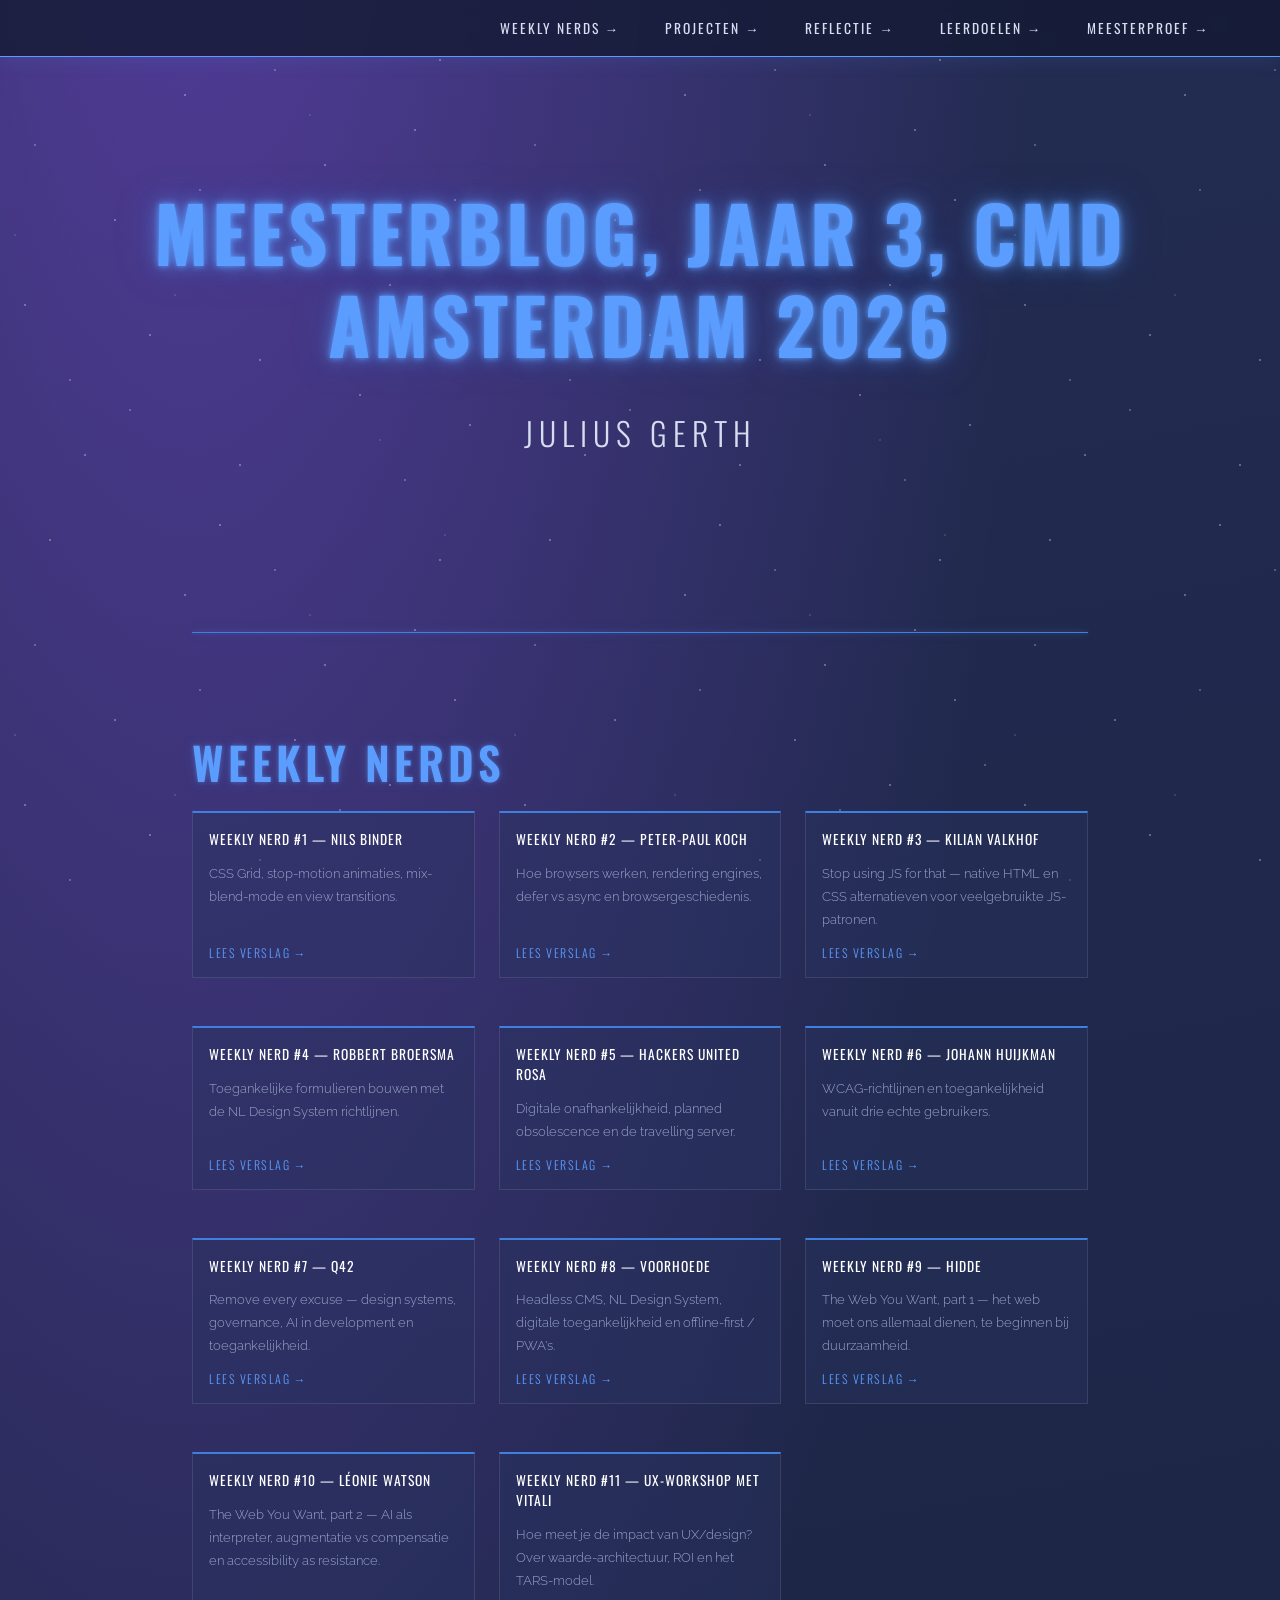
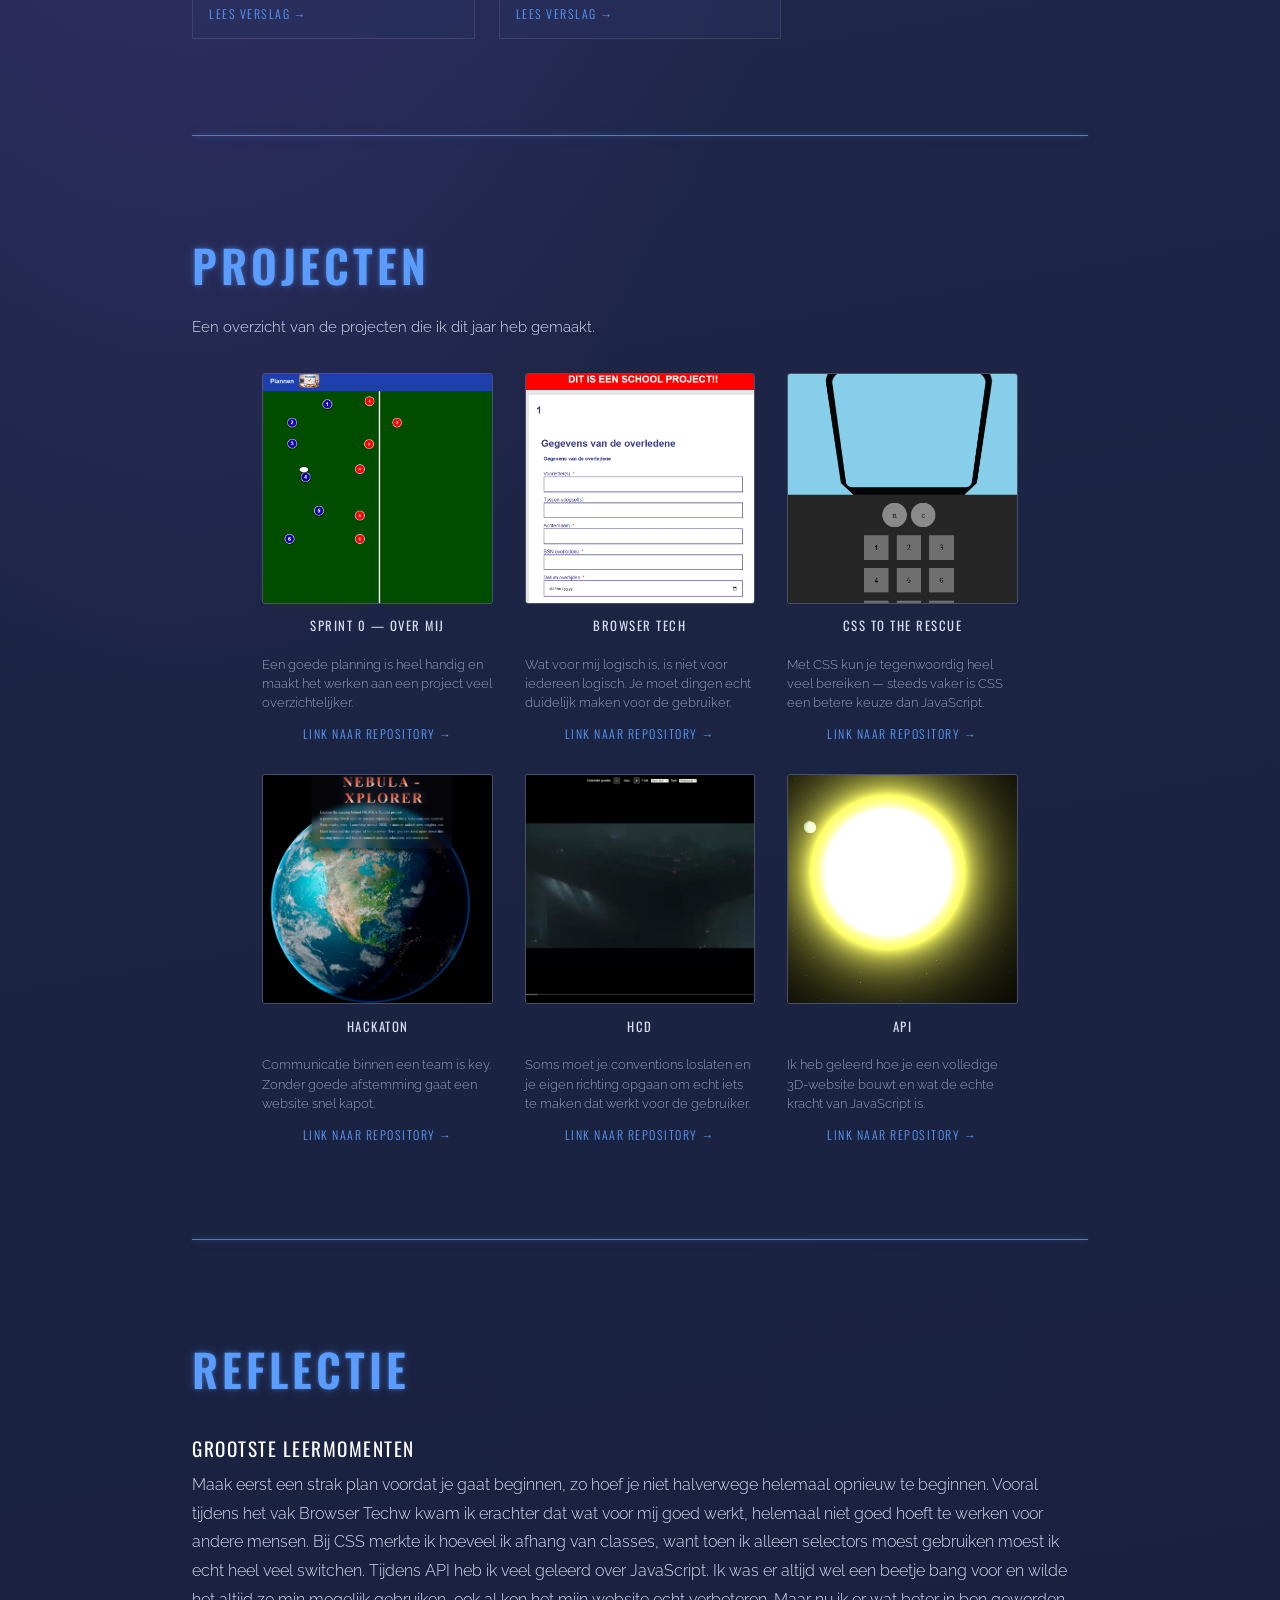
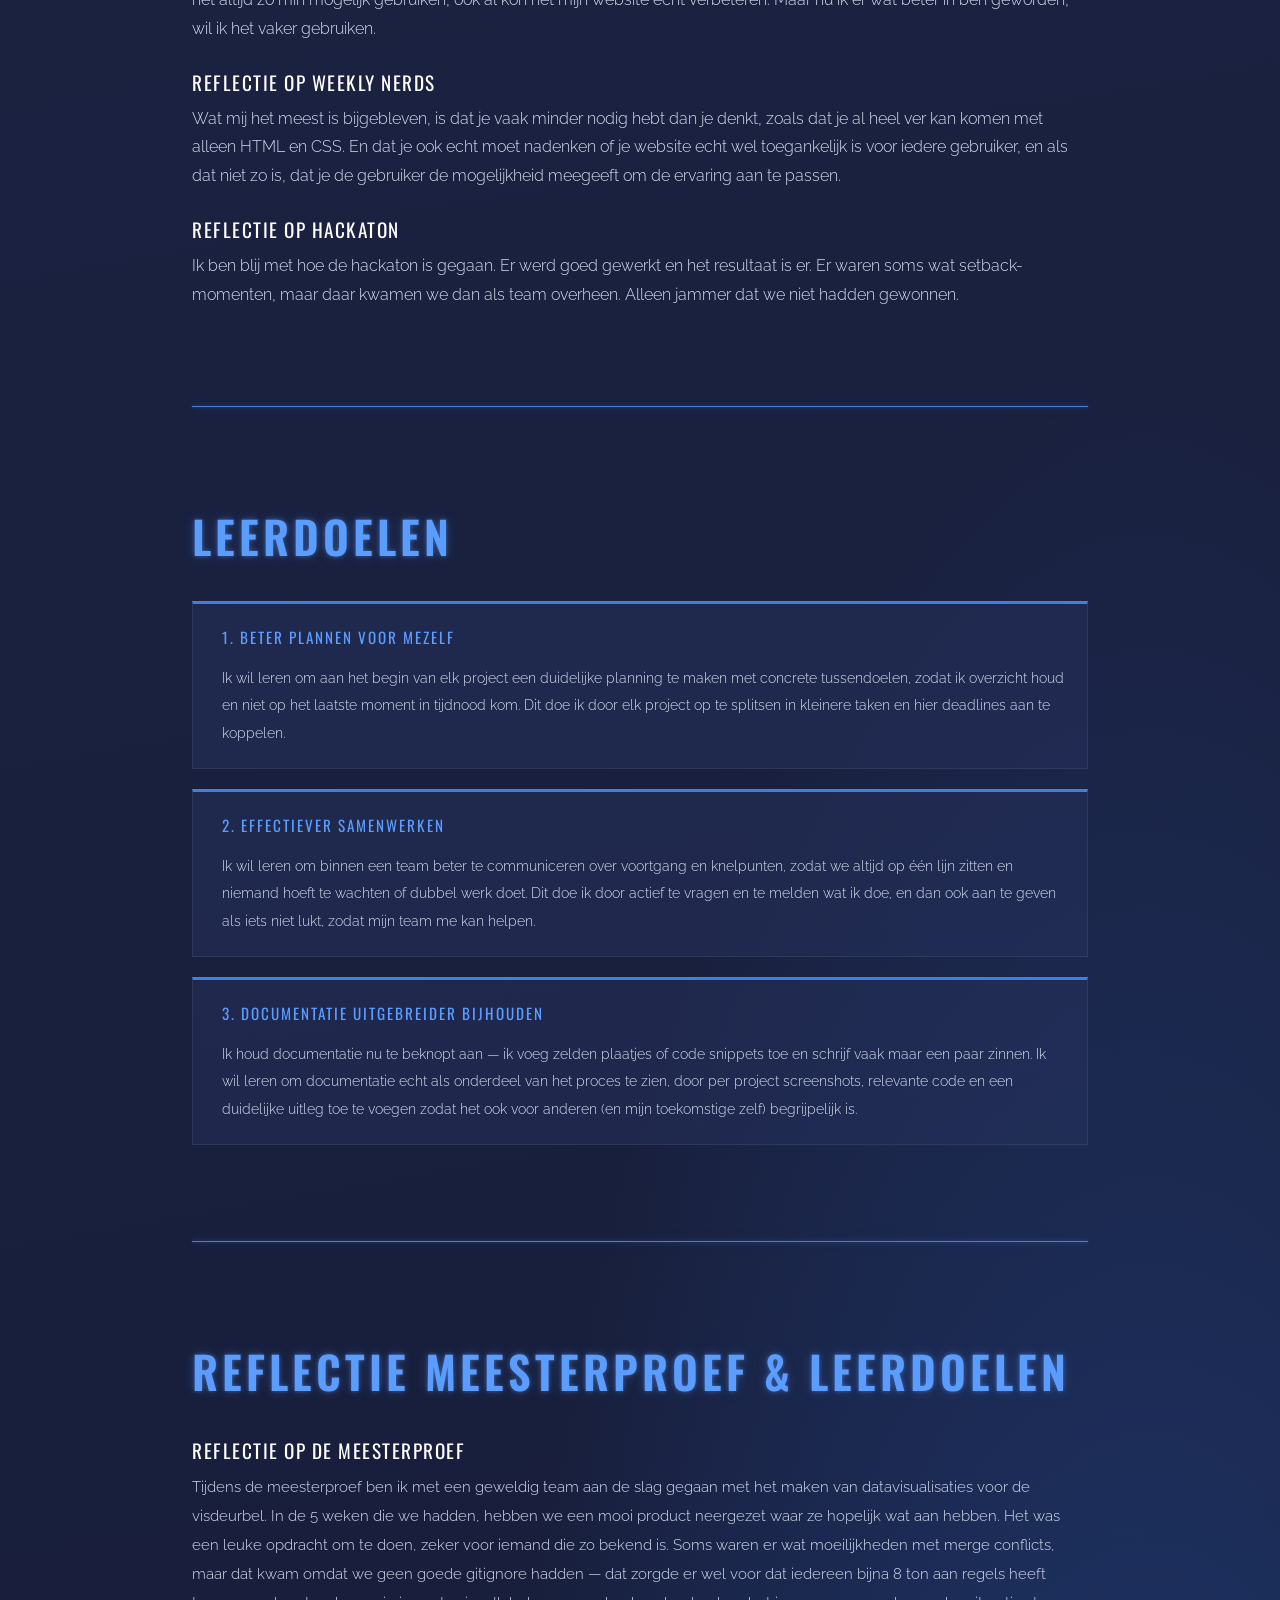
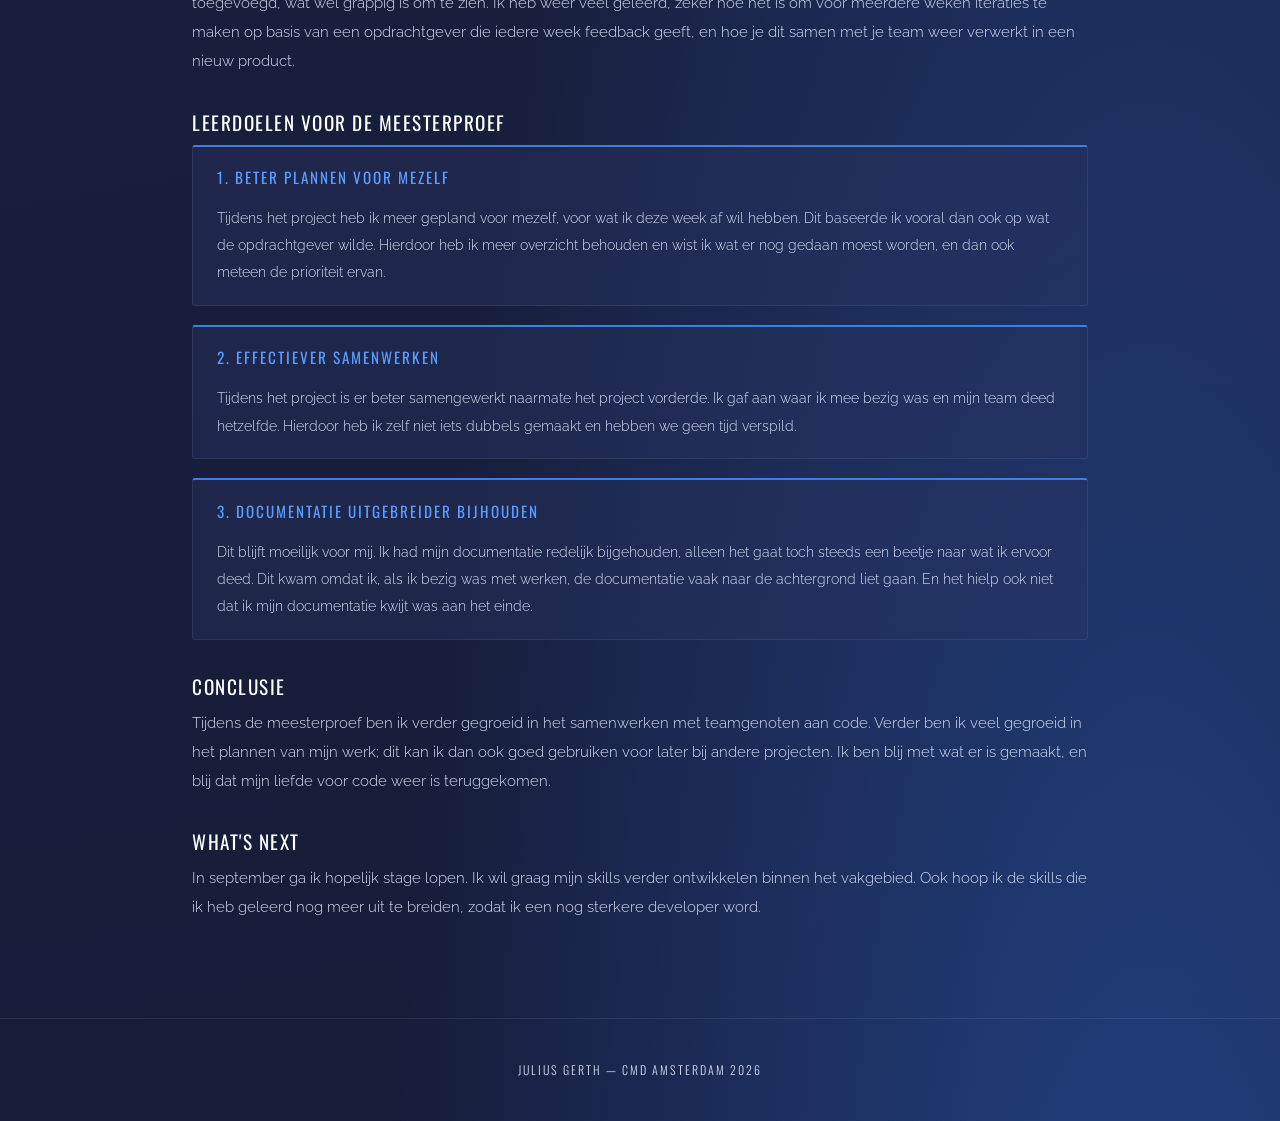
<file: index.html>
<!doctype html>
<html lang="nl">
  <head>
    <meta charset="UTF-8" />
    <meta name="viewport" content="width=device-width, initial-scale=1.0" />
    <title>Meesterblog — Julius Gerth</title>
    <link
      rel="icon"
      type="image/svg+xml"
      href="images/rugby-football-svgrepo-com.svg"
    />
    <link rel="stylesheet" href="style.css" />
  </head>
  <body>
    <nav>
      <ul>
        <li><a href="#weekly-nerds">Weekly Nerds →</a></li>
        <li><a href="#projecten">Projecten →</a></li>
        <li><a href="#reflectie">Reflectie →</a></li>
        <li><a href="#leerdoelen">Leerdoelen →</a></li>
        <li><a href="#meesterproef">Meesterproef →</a></li>
      </ul>
    </nav>

    <header>
      <h1>Meesterblog, Jaar 3, CMD Amsterdam 2026</h1>
      <h2>Julius Gerth</h2>
    </header>

    <main>
      <hr />

      <section id="weekly-nerds">
        <h2>Weekly Nerds</h2>

        <ul class="cards">
          <li class="card">
            <article>
              <h3>Weekly Nerd #1 — Nils Binder</h3>
              <p>
                CSS Grid, stop-motion animaties, mix-blend-mode en view
                transitions.
              </p>
              <a href="weekly-nerds/nils-binder.html">Lees verslag →</a>
            </article>
          </li>
          <li class="card">
            <article>
              <h3>Weekly Nerd #2 — Peter-Paul Koch</h3>
              <p>
                Hoe browsers werken, rendering engines, defer vs async en
                browsergeschiedenis.
              </p>
              <a href="weekly-nerds/peter-paul-koch.html">Lees verslag →</a>
            </article>
          </li>
          <li class="card">
            <article>
              <h3>Weekly Nerd #3 — Kilian Valkhof</h3>
              <p>
                Stop using JS for that — native HTML en CSS alternatieven voor
                veelgebruikte JS-patronen.
              </p>
              <a href="weekly-nerds/kilian-valkhof.html">Lees verslag →</a>
            </article>
          </li>
          <li class="card">
            <article>
              <h3>Weekly Nerd #4 — Robbert Broersma</h3>
              <p>
                Toegankelijke formulieren bouwen met de NL Design System
                richtlijnen.
              </p>
              <a href="weekly-nerds/robbert-broersma.html">Lees verslag →</a>
            </article>
          </li>
          <li class="card">
            <article>
              <h3>Weekly Nerd #5 — Hackers United Rosa</h3>
              <p>
                Digitale onafhankelijkheid, planned obsolescence en de
                travelling server.
              </p>
              <a href="weekly-nerds/hackers-united-rosa.html">Lees verslag →</a>
            </article>
          </li>
          <li class="card">
            <article>
              <h3>Weekly Nerd #6 — Johann Huijkman</h3>
              <p>
                WCAG-richtlijnen en toegankelijkheid vanuit drie echte
                gebruikers.
              </p>
              <a href="weekly-nerds/johann-huijkman.html">Lees verslag →</a>
            </article>
          </li>
          <li class="card">
            <article>
              <h3>Weekly Nerd #7 — Q42</h3>
              <p>
                Remove every excuse — design systems, governance, AI in
                development en toegankelijkheid.
              </p>
              <a href="weekly-nerds/q42.html">Lees verslag →</a>
            </article>
          </li>
          <li class="card">
            <article>
              <h3>Weekly Nerd #8 — Voorhoede</h3>
              <p>
                Headless CMS, NL Design System, digitale toegankelijkheid en
                offline-first / PWA's.
              </p>
              <a href="weekly-nerds/voorhoede.html">Lees verslag →</a>
            </article>
          </li>
          <li class="card">
            <article>
              <h3>Weekly Nerd #9 — Hidde</h3>
              <p>
                The Web You Want, part 1 — het web moet ons allemaal dienen, te
                beginnen bij duurzaamheid.
              </p>
              <a href="weekly-nerds/hidde.html">Lees verslag →</a>
            </article>
          </li>
          <li class="card">
            <article>
              <h3>Weekly Nerd #10 — Léonie Watson</h3>
              <p>
                The Web You Want, part 2 — AI als interpreter, augmentatie vs
                compensatie en accessibility as resistance.
              </p>
              <a href="weekly-nerds/leonie-watson.html">Lees verslag →</a>
            </article>
          </li>
          <li class="card">
            <article>
              <h3>Weekly Nerd #11 — UX-workshop met Vitali</h3>
              <p>
                Hoe meet je de impact van UX/design? Over waarde-architectuur,
                ROI en het TARS-model.
              </p>
              <a href="weekly-nerds/vitali-ux-workshop.html">Lees verslag →</a>
            </article>
          </li>
        </ul>
      </section>

      <hr />

      <section id="projecten">
        <h2>Projecten</h2>
        <p>Een overzicht van de projecten die ik dit jaar heb gemaakt.</p>

        <ul class="project-grid">
          <li class="project-card">
            <img
              src="images/projecten/sprint0.png"
              alt="Sprint 0 — Website over mij"
              class="popover-trigger"
              data-type="desktop"
              data-url="https://juliusgerth.github.io/website-over-mij/"
            />
            <h3>Sprint 0 — Over mij</h3>
            <p class="reflectie">
              Een goede planning is heel handig en maakt het werken aan een
              project veel overzichtelijker.
            </p>
            <a
              class="repo-link"
              href="https://github.com/JuliusGerth/website-over-mij"
              >Link naar repository →</a
            >
          </li>
          <li class="project-card">
            <img
              src="images/projecten/bt.png"
              alt="Browser Tech"
              class="popover-trigger"
              data-type="desktop"
              data-url="https://juliusgerth.github.io/Browser-Technology/"
            />
            <h3>Browser Tech</h3>
            <p class="reflectie">
              Wat voor mij logisch is, is niet voor iedereen logisch. Je moet
              dingen echt duidelijk maken voor de gebruiker.
            </p>
            <a
              class="repo-link"
              href="https://github.com/JuliusGerth/Browser-Technology"
              >Link naar repository →</a
            >
          </li>
          <li class="project-card">
            <img
              src="images/projecten/css.png"
              alt="CSS to the Rescue"
              class="popover-trigger"
              data-type="desktop"
              data-url="https://juliusgerth.github.io/CSS-to-the-rescue/"
            />
            <h3>CSS to the Rescue</h3>
            <p class="reflectie">
              Met CSS kun je tegenwoordig heel veel bereiken — steeds vaker is
              CSS een betere keuze dan JavaScript.
            </p>
            <a
              class="repo-link"
              href="https://github.com/JuliusGerth/CSS-to-the-rescue"
              >Link naar repository →</a
            >
          </li>
          <li class="project-card">
            <img
              src="images/projecten/hackaton.png"
              alt="Hackaton"
              class="popover-trigger"
              data-type="desktop"
              data-url="https://sennahoving.github.io/Hackathon/"
            />
            <h3>Hackaton</h3>
            <p class="reflectie">
              Communicatie binnen een team is key. Zonder goede afstemming gaat
              een website snel kapot.
            </p>
            <a class="repo-link" href="https://github.com/sennahoving/Hackathon"
              >Link naar repository →</a
            >
          </li>
          <li class="project-card">
            <img
              src="images/projecten/hcd.png"
              alt="Human Centred Design"
              class="popover-trigger"
              data-type="desktop"
              data-url="https://juliusgerth.github.io/HCD/"
            />
            <h3>HCD</h3>
            <p class="reflectie">
              Soms moet je conventions loslaten en je eigen richting opgaan om
              echt iets te maken dat werkt voor de gebruiker.
            </p>
            <a class="repo-link" href="https://github.com/JuliusGerth/HCD"
              >Link naar repository →</a
            >
          </li>
          <li class="project-card">
            <img
              src="images/projecten/solar.png"
              alt="API"
              class="popover-trigger"
              data-type="desktop"
              data-url="https://solar-julius.onrender.com/"
            />
            <h3>API</h3>
            <p class="reflectie">
              Ik heb geleerd hoe je een volledige 3D-website bouwt en wat de
              echte kracht van JavaScript is.
            </p>
            <a class="repo-link" href="https://github.com/JuliusGerth/API"
              >Link naar repository →</a
            >
          </li>
        </ul>
      </section>

      <hr />

      <section id="reflectie">
        <h2>Reflectie</h2>

        <h3>Grootste leermomenten</h3>
        <p>
          Maak eerst een strak plan voordat je gaat beginnen, zo hoef je niet
          halverwege helemaal opnieuw te beginnen. Vooral tijdens het vak
          Browser Techw kwam ik erachter dat wat voor mij goed werkt, helemaal
          niet goed hoeft te werken voor andere mensen. Bij CSS merkte ik
          hoeveel ik afhang van classes, want toen ik alleen selectors moest
          gebruiken moest ik echt heel veel switchen. Tijdens API heb ik veel
          geleerd over JavaScript. Ik was er altijd wel een beetje bang voor en
          wilde het altijd zo min mogelijk gebruiken, ook al kon het mijn
          website echt verbeteren. Maar nu ik er wat beter in ben geworden, wil
          ik het vaker gebruiken.
        </p>
        <h3>Reflectie op Weekly Nerds</h3>
        <p>
          Wat mij het meest is bijgebleven, is dat je vaak minder nodig hebt dan
          je denkt, zoals dat je al heel ver kan komen met alleen HTML en CSS.
          En dat je ook echt moet nadenken of je website echt wel toegankelijk
          is voor iedere gebruiker, en als dat niet zo is, dat je de gebruiker
          de mogelijkheid meegeeft om de ervaring aan te passen.
        </p>

        <h3>Reflectie op Hackaton</h3>
        <p>
          Ik ben blij met hoe de hackaton is gegaan. Er werd goed gewerkt en het
          resultaat is er. Er waren soms wat setback-momenten, maar daar kwamen
          we dan als team overheen. Alleen jammer dat we niet hadden gewonnen.
        </p>
      </section>

      <hr />

      <section id="leerdoelen">
        <h2>Leerdoelen</h2>

        <section>
          <h3>1. Beter plannen voor mezelf</h3>
          <p>
            Ik wil leren om aan het begin van elk project een duidelijke
            planning te maken met concrete tussendoelen, zodat ik overzicht houd
            en niet op het laatste moment in tijdnood kom. Dit doe ik door elk
            project op te splitsen in kleinere taken en hier deadlines aan te
            koppelen.
          </p>
        </section>

        <section>
          <h3>2. Effectiever samenwerken</h3>
          <p>
            Ik wil leren om binnen een team beter te communiceren over voortgang
            en knelpunten, zodat we altijd op één lijn zitten en niemand hoeft
            te wachten of dubbel werk doet. Dit doe ik door actief te vragen en
            te melden wat ik doe, en dan ook aan te geven als iets niet lukt,
            zodat mijn team me kan helpen.
          </p>
        </section>

        <section>
          <h3>3. Documentatie uitgebreider bijhouden</h3>
          <p>
            Ik houd documentatie nu te beknopt aan — ik voeg zelden plaatjes of
            code snippets toe en schrijf vaak maar een paar zinnen. Ik wil leren
            om documentatie echt als onderdeel van het proces te zien, door per
            project screenshots, relevante code en een duidelijke uitleg toe te
            voegen zodat het ook voor anderen (en mijn toekomstige zelf)
            begrijpelijk is.
          </p>
        </section>
      </section>

      <hr />

      <section id="meesterproef">
        <h2>Reflectie Meesterproef &amp; Leerdoelen</h2>

        <h3>Reflectie op de meesterproef</h3>
        <p>
          Tijdens de meesterproef ben ik met een geweldig team aan de slag
          gegaan met het maken van datavisualisaties voor de visdeurbel. In de 5
          weken die we hadden, hebben we een mooi product neergezet waar ze
          hopelijk wat aan hebben. Het was een leuke opdracht om te doen, zeker
          voor iemand die zo bekend is. Soms waren er wat moeilijkheden met
          merge conflicts, maar dat kwam omdat we geen goede gitignore hadden —
          dat zorgde er wel voor dat iedereen bijna 8 ton aan regels heeft
          toegevoegd, wat wel grappig is om te zien. Ik heb weer veel geleerd,
          zeker hoe het is om voor meerdere weken iteraties te maken op basis
          van een opdrachtgever die iedere week feedback geeft, en hoe je dit
          samen met je team weer verwerkt in een nieuw product.
        </p>

        <h3>Leerdoelen voor de meesterproef</h3>

        <section>
          <h3>1. Beter plannen voor mezelf</h3>
          <p>
            Tijdens het project heb ik meer gepland voor mezelf, voor wat ik
            deze week af wil hebben. Dit baseerde ik vooral dan ook op wat de
            opdrachtgever wilde. Hierdoor heb ik meer overzicht behouden en wist
            ik wat er nog gedaan moest worden, en dan ook meteen de prioriteit
            ervan.
          </p>
        </section>

        <section>
          <h3>2. Effectiever samenwerken</h3>
          <p>
            Tijdens het project is er beter samengewerkt naarmate het project
            vorderde. Ik gaf aan waar ik mee bezig was en mijn team deed
            hetzelfde. Hierdoor heb ik zelf niet iets dubbels gemaakt en hebben
            we geen tijd verspild.
          </p>
        </section>

        <section>
          <h3>3. Documentatie uitgebreider bijhouden</h3>
          <p>
            Dit blijft moeilijk voor mij. Ik had mijn documentatie redelijk
            bijgehouden, alleen het gaat toch steeds een beetje naar wat ik
            ervoor deed. Dit kwam omdat ik, als ik bezig was met werken, de
            documentatie vaak naar de achtergrond liet gaan. En het hielp ook
            niet dat ik mijn documentatie kwijt was aan het einde.
          </p>
        </section>

        <h3>Conclusie</h3>
        <p>
          Tijdens de meesterproef ben ik verder gegroeid in het samenwerken met
          teamgenoten aan code. Verder ben ik veel gegroeid in het plannen van
          mijn werk; dit kan ik dan ook goed gebruiken voor later bij andere
          projecten. Ik ben blij met wat er is gemaakt, en blij dat mijn liefde
          voor code weer is teruggekomen.
        </p>

        <h3 id="whats-next">What's next</h3>
        <p>
          In september ga ik hopelijk stage lopen. Ik wil graag mijn skills
          verder ontwikkelen binnen het vakgebied. Ook hoop ik de skills die ik
          heb geleerd nog meer uit te breiden, zodat ik een nog sterkere
          developer word.
        </p>
      </section>
    </main>

    <footer>
      <p>Julius Gerth — CMD Amsterdam 2026</p>
    </footer>

    <div class="overlay" id="overlay"></div>
    <div class="popover" id="popover">
      <button class="close-btn" id="close-btn">✕ sluiten</button>
      <iframe id="popover-iframe" src="" title="Project preview"></iframe>
    </div>

    <script src="script.js"></script>
  </body>
</html>
</file>
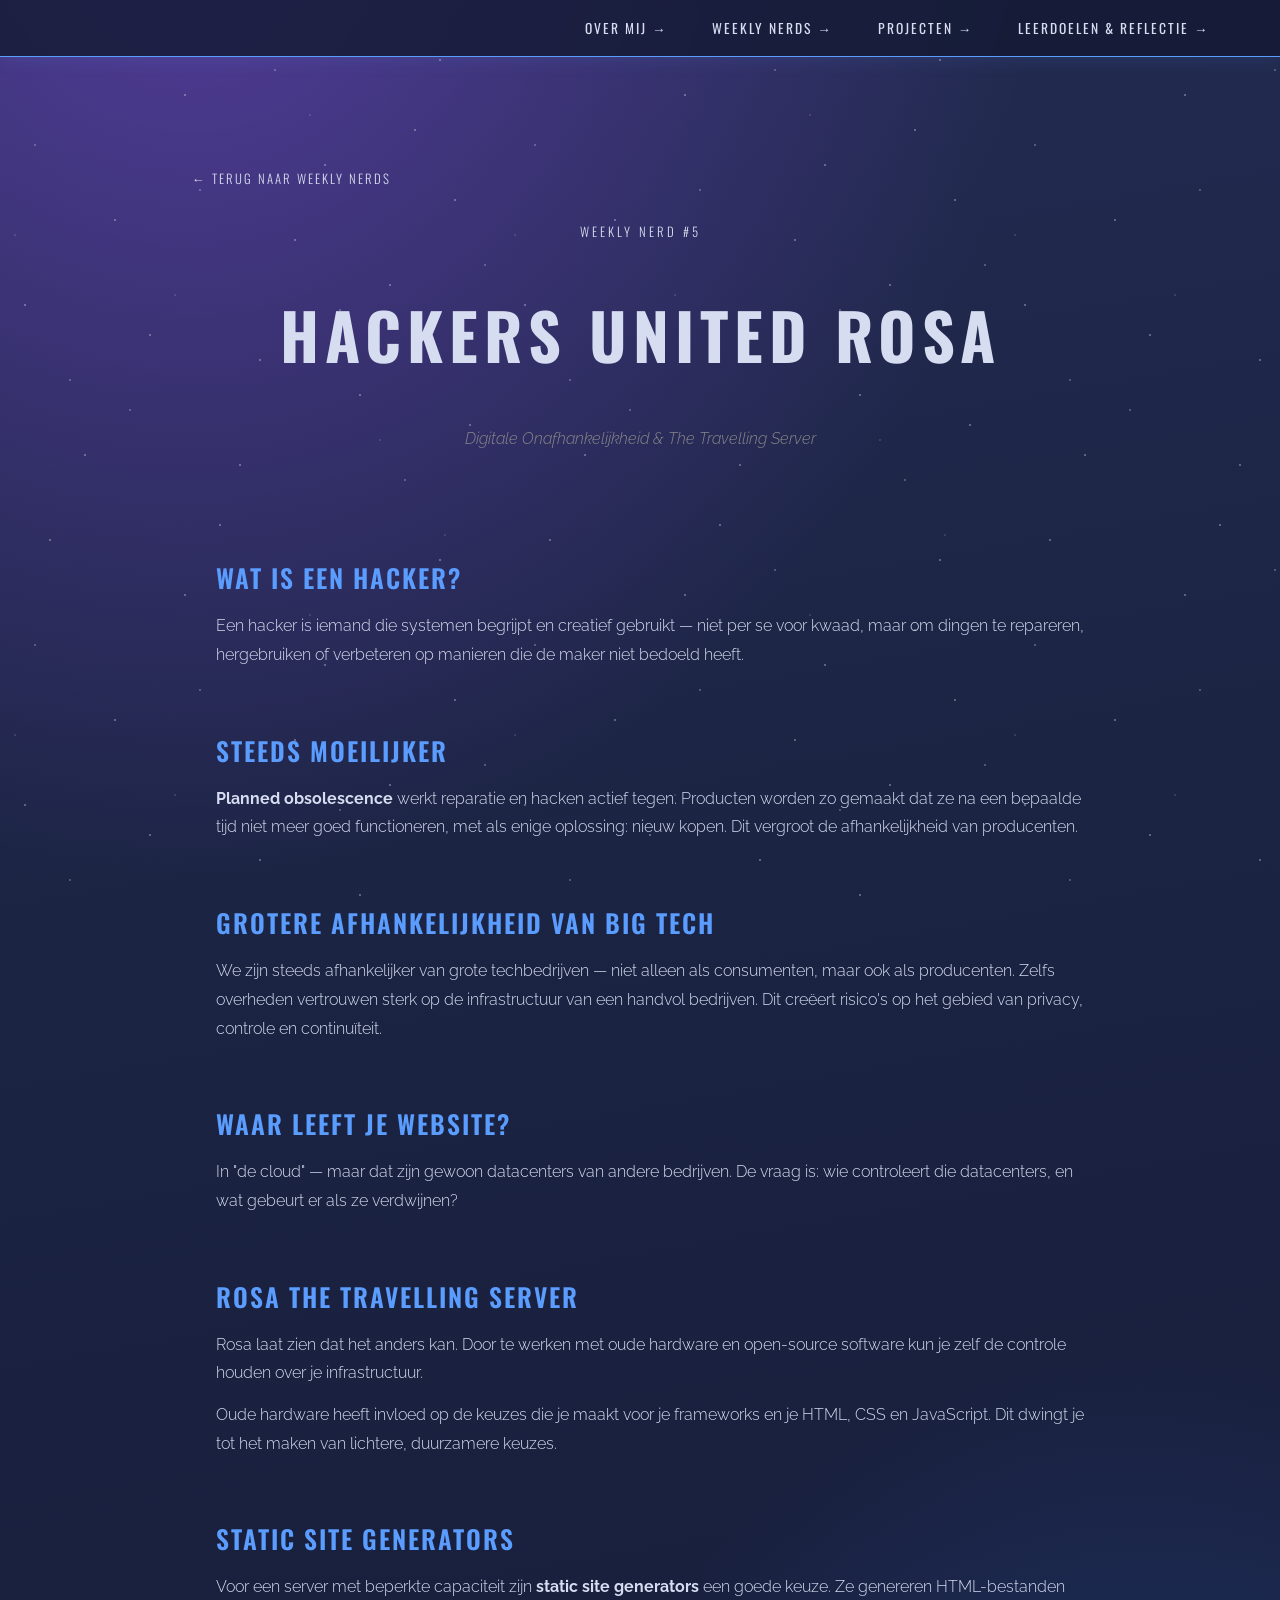
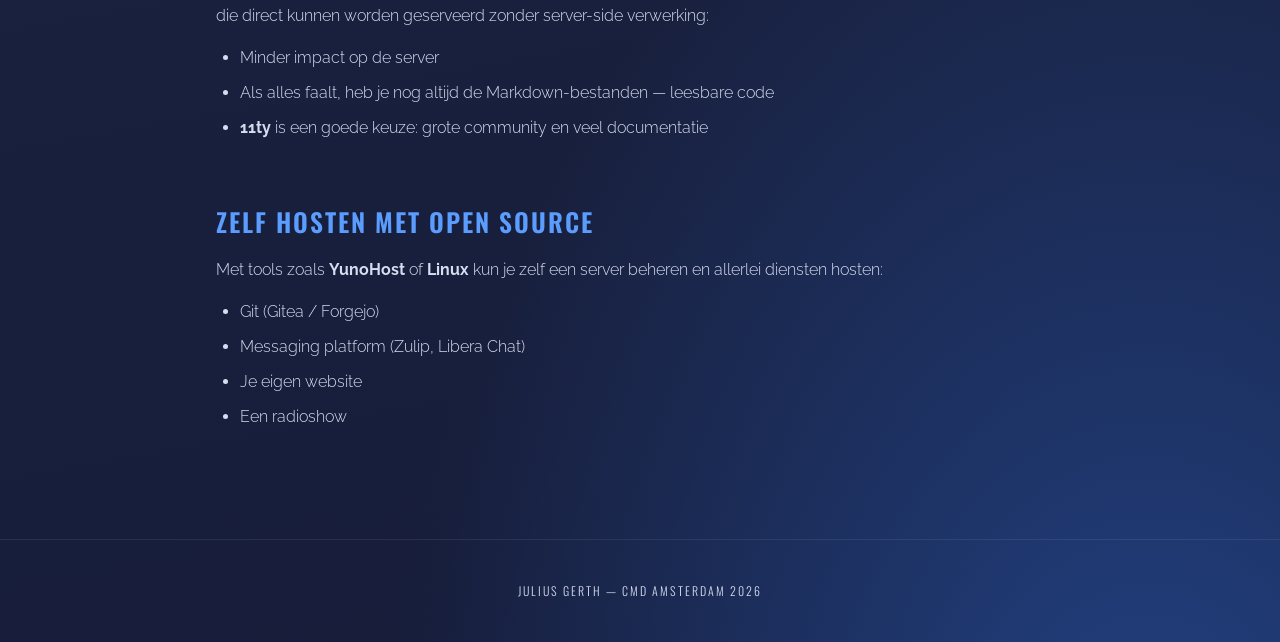
<file: weekly-nerds/hackers-united-rosa.html>
<!DOCTYPE html>
<html lang="nl">
<head>
    <meta charset="UTF-8">
    <meta name="viewport" content="width=device-width, initial-scale=1.0">
    <title>Weekly Nerd #5 — Hackers United Rosa</title>
    <link rel="icon" type="image/svg+xml" href="../images/rugby-football-svgrepo-com.svg">
    <link rel="stylesheet" href="../style.css">
    <link rel="stylesheet" href="nerd.css">
</head>
<body>

    <nav>
        <ul>
            <li><a href="../index.html#over-mij">Over mij →</a></li>
            <li><a href="../index.html#weekly-nerds">Weekly Nerds →</a></li>
            <li><a href="../index.html#projecten">Projecten →</a></li>
            <li><a href="../index.html#reflectie">Leerdoelen & Reflectie →</a></li>
        </ul>
    </nav>

    <main class="nerd-page">

        <a class="back-link" href="../index.html#weekly-nerds">← Terug naar Weekly Nerds</a>

        <header class="nerd-header">
            <p class="nerd-nummer">Weekly Nerd #5</p>
            <h1>Hackers United Rosa</h1>
            <p class="nerd-meta">Digitale Onafhankelijkheid & The Travelling Server</p>
        </header>

        <article class="nerd-content">

            <section>
                <h2>Wat is een hacker?</h2>
                <p>Een hacker is iemand die systemen begrijpt en creatief gebruikt — niet per se voor kwaad, maar om dingen te repareren, hergebruiken of verbeteren op manieren die de maker niet bedoeld heeft.</p>
            </section>

            <section>
                <h2>Steeds moeilijker</h2>
                <p><strong>Planned obsolescence</strong> werkt reparatie en hacken actief tegen. Producten worden zo gemaakt dat ze na een bepaalde tijd niet meer goed functioneren, met als enige oplossing: nieuw kopen. Dit vergroot de afhankelijkheid van producenten.</p>
            </section>

            <section>
                <h2>Grotere afhankelijkheid van Big Tech</h2>
                <p>We zijn steeds afhankelijker van grote techbedrijven — niet alleen als consumenten, maar ook als producenten. Zelfs overheden vertrouwen sterk op de infrastructuur van een handvol bedrijven. Dit creëert risico's op het gebied van privacy, controle en continuïteit.</p>
            </section>

            <section>
                <h2>Waar leeft je website?</h2>
                <p>In "de cloud" — maar dat zijn gewoon datacenters van andere bedrijven. De vraag is: wie controleert die datacenters, en wat gebeurt er als ze verdwijnen?</p>
            </section>

            <section>
                <h2>Rosa the Travelling Server</h2>
                <p>Rosa laat zien dat het anders kan. Door te werken met oude hardware en open-source software kun je zelf de controle houden over je infrastructuur.</p>
                <p>Oude hardware heeft invloed op de keuzes die je maakt voor je frameworks en je HTML, CSS en JavaScript. Dit dwingt je tot het maken van lichtere, duurzamere keuzes.</p>
            </section>

            <section>
                <h2>Static Site Generators</h2>
                <p>Voor een server met beperkte capaciteit zijn <strong>static site generators</strong> een goede keuze. Ze genereren HTML-bestanden die direct kunnen worden geserveerd zonder server-side verwerking:</p>
                <ul>
                    <li>Minder impact op de server</li>
                    <li>Als alles faalt, heb je nog altijd de Markdown-bestanden — leesbare code</li>
                    <li><strong>11ty</strong> is een goede keuze: grote community en veel documentatie</li>
                </ul>
            </section>

            <section>
                <h2>Zelf hosten met open source</h2>
                <p>Met tools zoals <strong>YunoHost</strong> of <strong>Linux</strong> kun je zelf een server beheren en allerlei diensten hosten:</p>
                <ul>
                    <li>Git (Gitea / Forgejo)</li>
                    <li>Messaging platform (Zulip, Libera Chat)</li>
                    <li>Je eigen website</li>
                    <li>Een radioshow</li>
                </ul>
            </section>

        </article>

    </main>

    <footer>
        <p>Julius Gerth — CMD Amsterdam 2026</p>
    </footer>

</body>
</html>
</file>
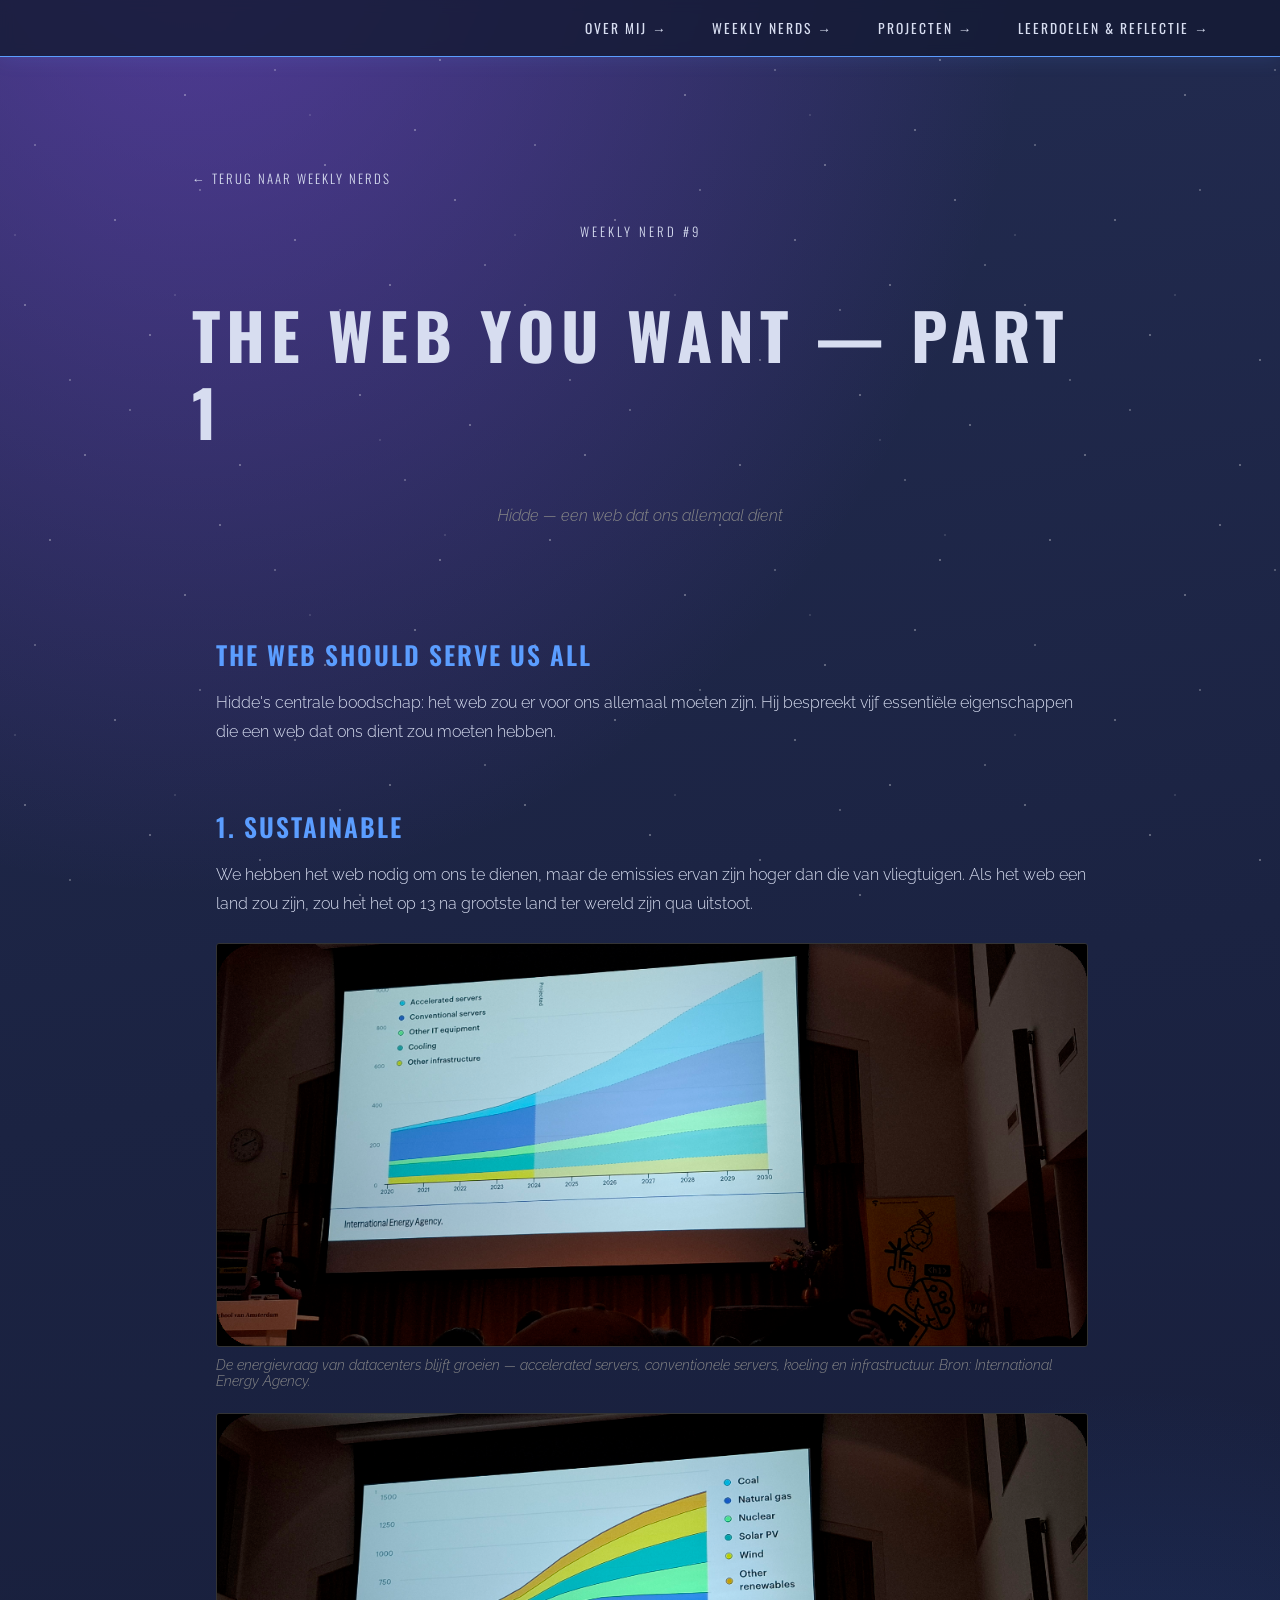
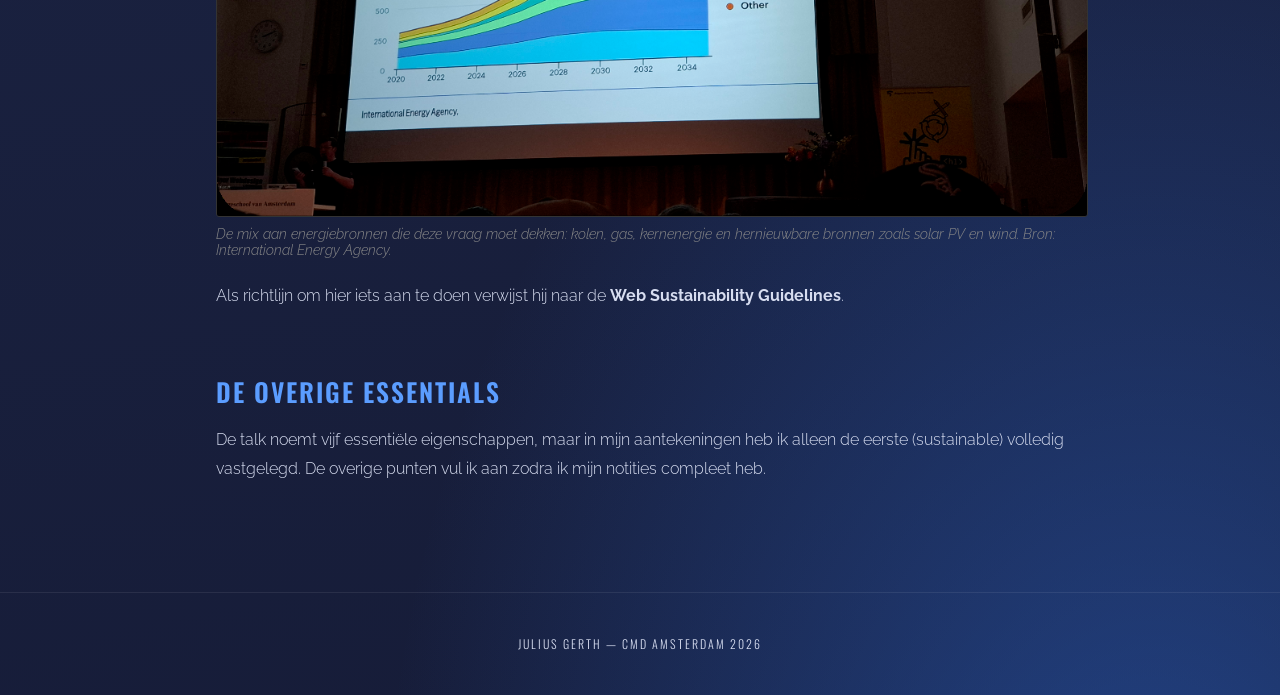
<file: weekly-nerds/hidde.html>
<!DOCTYPE html>
<html lang="nl">
<head>
    <meta charset="UTF-8">
    <meta name="viewport" content="width=device-width, initial-scale=1.0">
    <title>Weekly Nerd #9 — Hidde</title>
    <link rel="icon" type="image/svg+xml" href="../images/rugby-football-svgrepo-com.svg">
    <link rel="stylesheet" href="../style.css">
    <link rel="stylesheet" href="nerd.css">
</head>
<body>

    <nav>
        <ul>
            <li><a href="../index.html#over-mij">Over mij →</a></li>
            <li><a href="../index.html#weekly-nerds">Weekly Nerds →</a></li>
            <li><a href="../index.html#projecten">Projecten →</a></li>
            <li><a href="../index.html#reflectie">Leerdoelen & Reflectie →</a></li>
        </ul>
    </nav>

    <main class="nerd-page">

        <a class="back-link" href="../index.html#weekly-nerds">← Terug naar Weekly Nerds</a>

        <header class="nerd-header">
            <p class="nerd-nummer">Weekly Nerd #9</p>
            <h1>The Web You Want — Part 1</h1>
            <p class="nerd-meta">Hidde — een web dat ons allemaal dient</p>
        </header>

        <article class="nerd-content">

            <section>
                <h2>The web should serve us all</h2>
                <p>Hidde's centrale boodschap: het web zou er voor ons allemaal moeten zijn. Hij bespreekt vijf essentiële eigenschappen die een web dat ons dient zou moeten hebben.</p>
            </section>

            <section>
                <h2>1. Sustainable</h2>
                <p>We hebben het web nodig om ons te dienen, maar de emissies ervan zijn hoger dan die van vliegtuigen. Als het web een land zou zijn, zou het het op 13 na grootste land ter wereld zijn qua uitstoot.</p>

                <figure class="nerd-figure">
                    <img src="../images/hidde/datacenter-energy.png" alt="Grafiek van de groeiende energievraag van datacenters, uitgesplitst naar accelerated servers, conventional servers, other IT equipment, cooling en other infrastructure. Bron: International Energy Agency.">
                    <figcaption>De energievraag van datacenters blijft groeien — accelerated servers, conventionele servers, koeling en infrastructuur. Bron: International Energy Agency.</figcaption>
                </figure>

                <figure class="nerd-figure">
                    <img src="../images/hidde/energy-sources.png" alt="Grafiek van de energiebronnen over tijd: coal, natural gas, nuclear, solar PV, wind, other renewables en other. Bron: International Energy Agency.">
                    <figcaption>De mix aan energiebronnen die deze vraag moet dekken: kolen, gas, kernenergie en hernieuwbare bronnen zoals solar PV en wind. Bron: International Energy Agency.</figcaption>
                </figure>

                <p>Als richtlijn om hier iets aan te doen verwijst hij naar de <strong>Web Sustainability Guidelines</strong>.</p>
            </section>

            <section>
                <h2>De overige essentials</h2>
                <p>De talk noemt vijf essentiële eigenschappen, maar in mijn aantekeningen heb ik alleen de eerste (sustainable) volledig vastgelegd. De overige punten vul ik aan zodra ik mijn notities compleet heb.</p>
            </section>

        </article>

    </main>

    <footer>
        <p>Julius Gerth — CMD Amsterdam 2026</p>
    </footer>

</body>
</html>
</file>
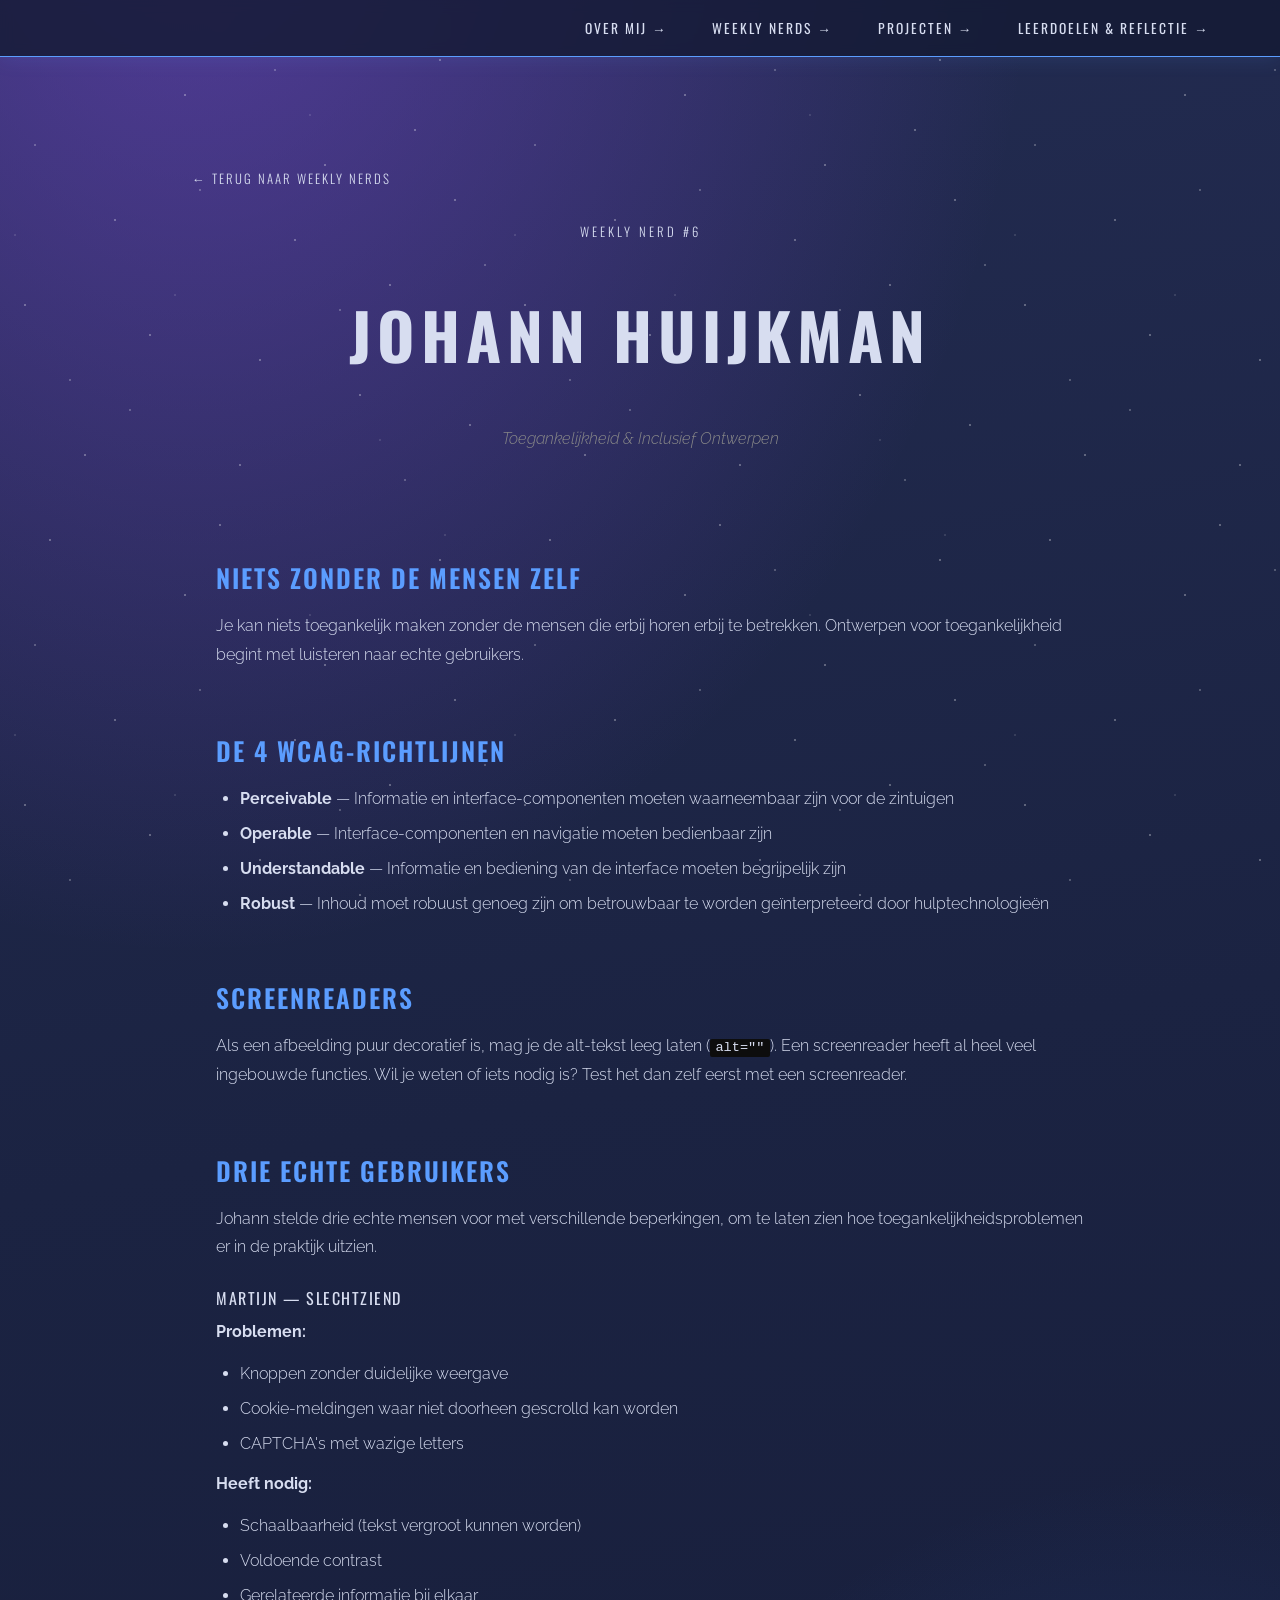
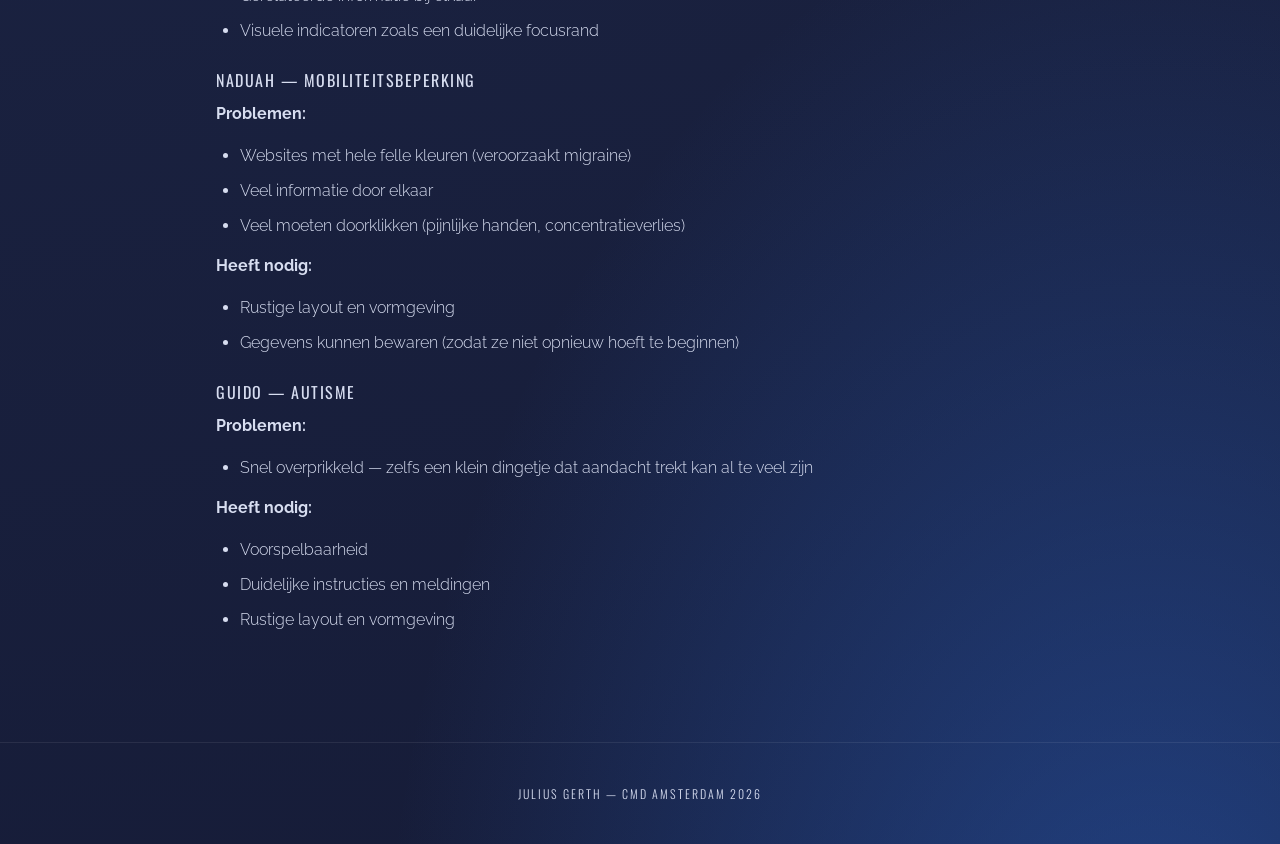
<file: weekly-nerds/johann-huijkman.html>
<!DOCTYPE html>
<html lang="nl">
<head>
    <meta charset="UTF-8">
    <meta name="viewport" content="width=device-width, initial-scale=1.0">
    <title>Weekly Nerd #6 — Johann Huijkman</title>
    <link rel="icon" type="image/svg+xml" href="../images/rugby-football-svgrepo-com.svg">
    <link rel="stylesheet" href="../style.css">
    <link rel="stylesheet" href="nerd.css">
</head>
<body>

    <nav>
        <ul>
            <li><a href="../index.html#over-mij">Over mij →</a></li>
            <li><a href="../index.html#weekly-nerds">Weekly Nerds →</a></li>
            <li><a href="../index.html#projecten">Projecten →</a></li>
            <li><a href="../index.html#reflectie">Leerdoelen & Reflectie →</a></li>
        </ul>
    </nav>

    <main class="nerd-page">

        <a class="back-link" href="../index.html#weekly-nerds">← Terug naar Weekly Nerds</a>

        <header class="nerd-header">
            <p class="nerd-nummer">Weekly Nerd #6</p>
            <h1>Johann Huijkman</h1>
            <p class="nerd-meta">Toegankelijkheid & Inclusief Ontwerpen</p>
        </header>

        <article class="nerd-content">

            <section>
                <h2>Niets zonder de mensen zelf</h2>
                <p>Je kan niets toegankelijk maken zonder de mensen die erbij horen erbij te betrekken. Ontwerpen voor toegankelijkheid begint met luisteren naar echte gebruikers.</p>
            </section>

            <section>
                <h2>De 4 WCAG-richtlijnen</h2>
                <ul>
                    <li><strong>Perceivable</strong> — Informatie en interface-componenten moeten waarneembaar zijn voor de zintuigen</li>
                    <li><strong>Operable</strong> — Interface-componenten en navigatie moeten bedienbaar zijn</li>
                    <li><strong>Understandable</strong> — Informatie en bediening van de interface moeten begrijpelijk zijn</li>
                    <li><strong>Robust</strong> — Inhoud moet robuust genoeg zijn om betrouwbaar te worden geïnterpreteerd door hulptechnologieën</li>
                </ul>
            </section>

            <section>
                <h2>Screenreaders</h2>
                <p>Als een afbeelding puur decoratief is, mag je de alt-tekst leeg laten (<code>alt=""</code>). Een screenreader heeft al heel veel ingebouwde functies. Wil je weten of iets nodig is? Test het dan zelf eerst met een screenreader.</p>
            </section>

            <section>
                <h2>Drie echte gebruikers</h2>
                <p>Johann stelde drie echte mensen voor met verschillende beperkingen, om te laten zien hoe toegankelijkheidsproblemen er in de praktijk uitzien.</p>

                <h3>Martijn — slechtziend</h3>
                <p><strong>Problemen:</strong></p>
                <ul>
                    <li>Knoppen zonder duidelijke weergave</li>
                    <li>Cookie-meldingen waar niet doorheen gescrolld kan worden</li>
                    <li>CAPTCHA's met wazige letters</li>
                </ul>
                <p><strong>Heeft nodig:</strong></p>
                <ul>
                    <li>Schaalbaarheid (tekst vergroot kunnen worden)</li>
                    <li>Voldoende contrast</li>
                    <li>Gerelateerde informatie bij elkaar</li>
                    <li>Visuele indicatoren zoals een duidelijke focusrand</li>
                </ul>

                <h3>Naduah — mobiliteitsbeperking</h3>
                <p><strong>Problemen:</strong></p>
                <ul>
                    <li>Websites met hele felle kleuren (veroorzaakt migraine)</li>
                    <li>Veel informatie door elkaar</li>
                    <li>Veel moeten doorklikken (pijnlijke handen, concentratieverlies)</li>
                </ul>
                <p><strong>Heeft nodig:</strong></p>
                <ul>
                    <li>Rustige layout en vormgeving</li>
                    <li>Gegevens kunnen bewaren (zodat ze niet opnieuw hoeft te beginnen)</li>
                </ul>

                <h3>Guido — autisme</h3>
                <p><strong>Problemen:</strong></p>
                <ul>
                    <li>Snel overprikkeld — zelfs een klein dingetje dat aandacht trekt kan al te veel zijn</li>
                </ul>
                <p><strong>Heeft nodig:</strong></p>
                <ul>
                    <li>Voorspelbaarheid</li>
                    <li>Duidelijke instructies en meldingen</li>
                    <li>Rustige layout en vormgeving</li>
                </ul>
            </section>

        </article>

    </main>

    <footer>
        <p>Julius Gerth — CMD Amsterdam 2026</p>
    </footer>

</body>
</html>
</file>
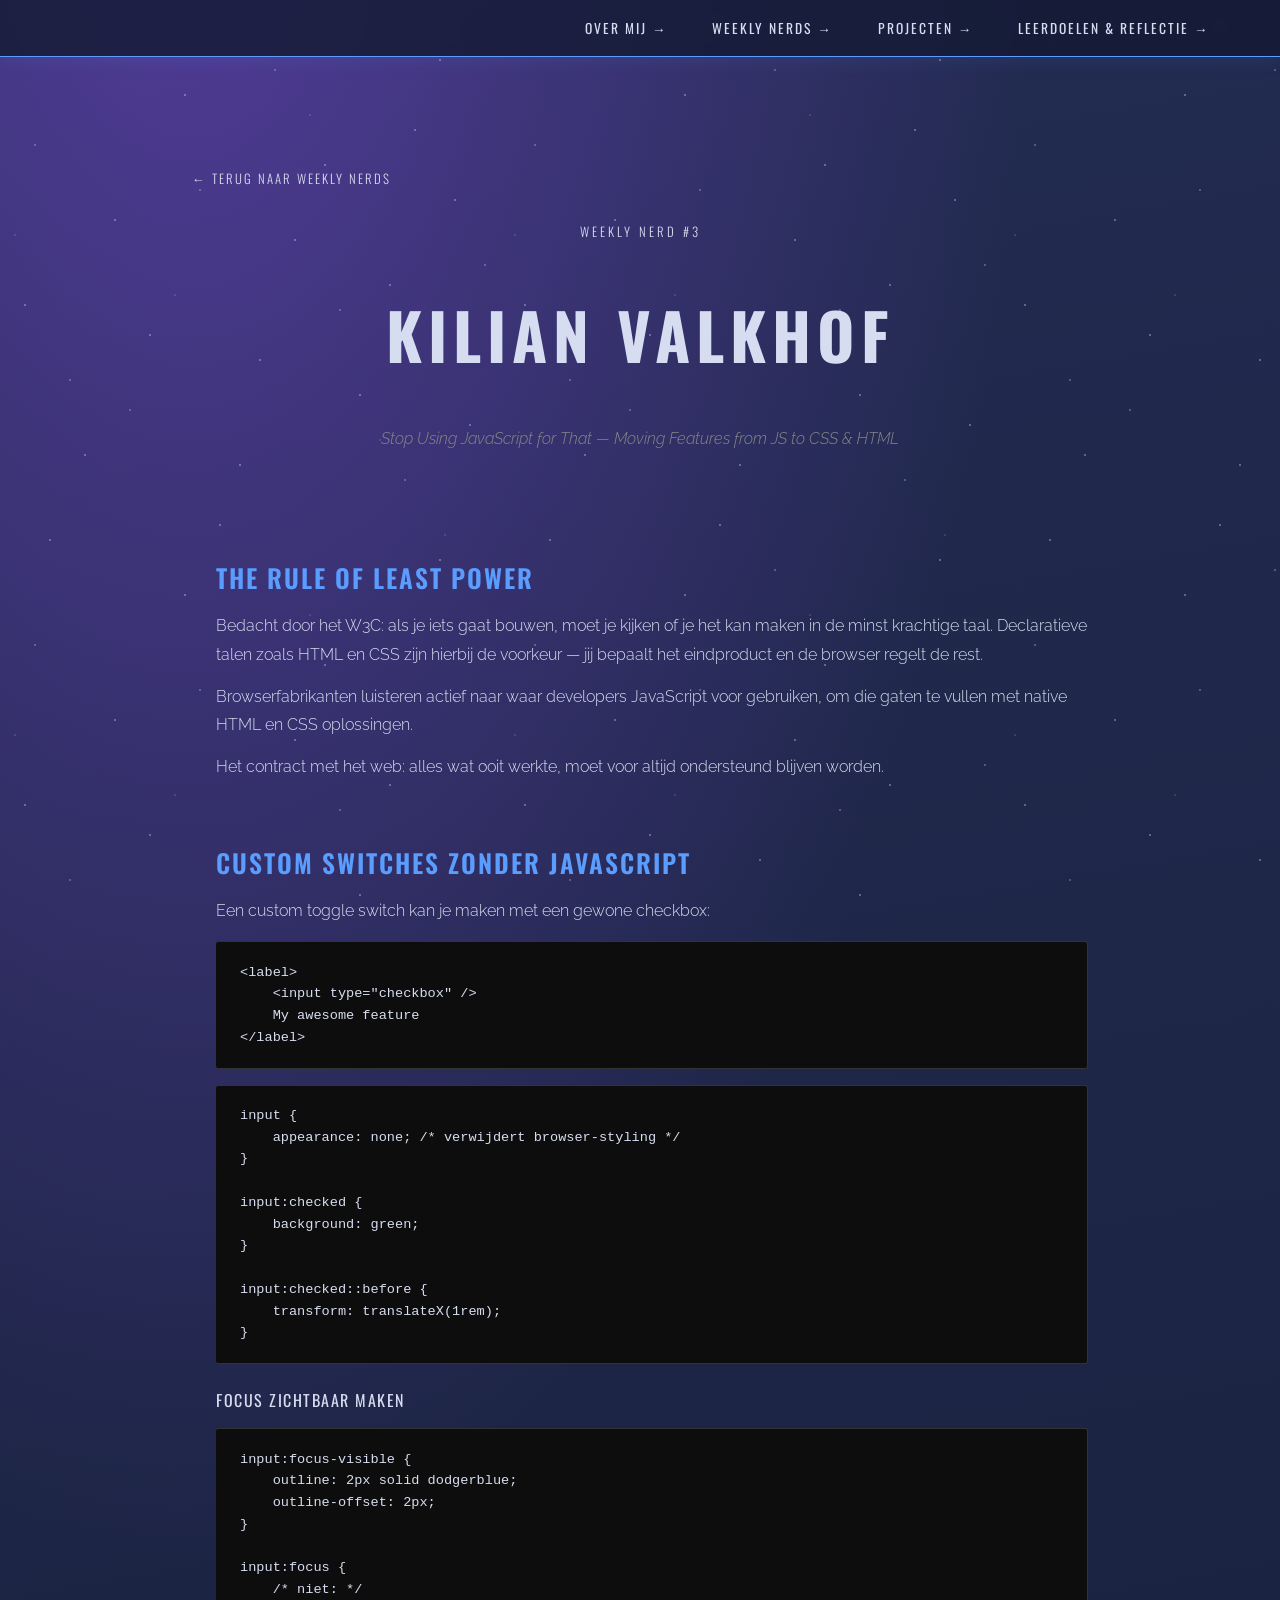
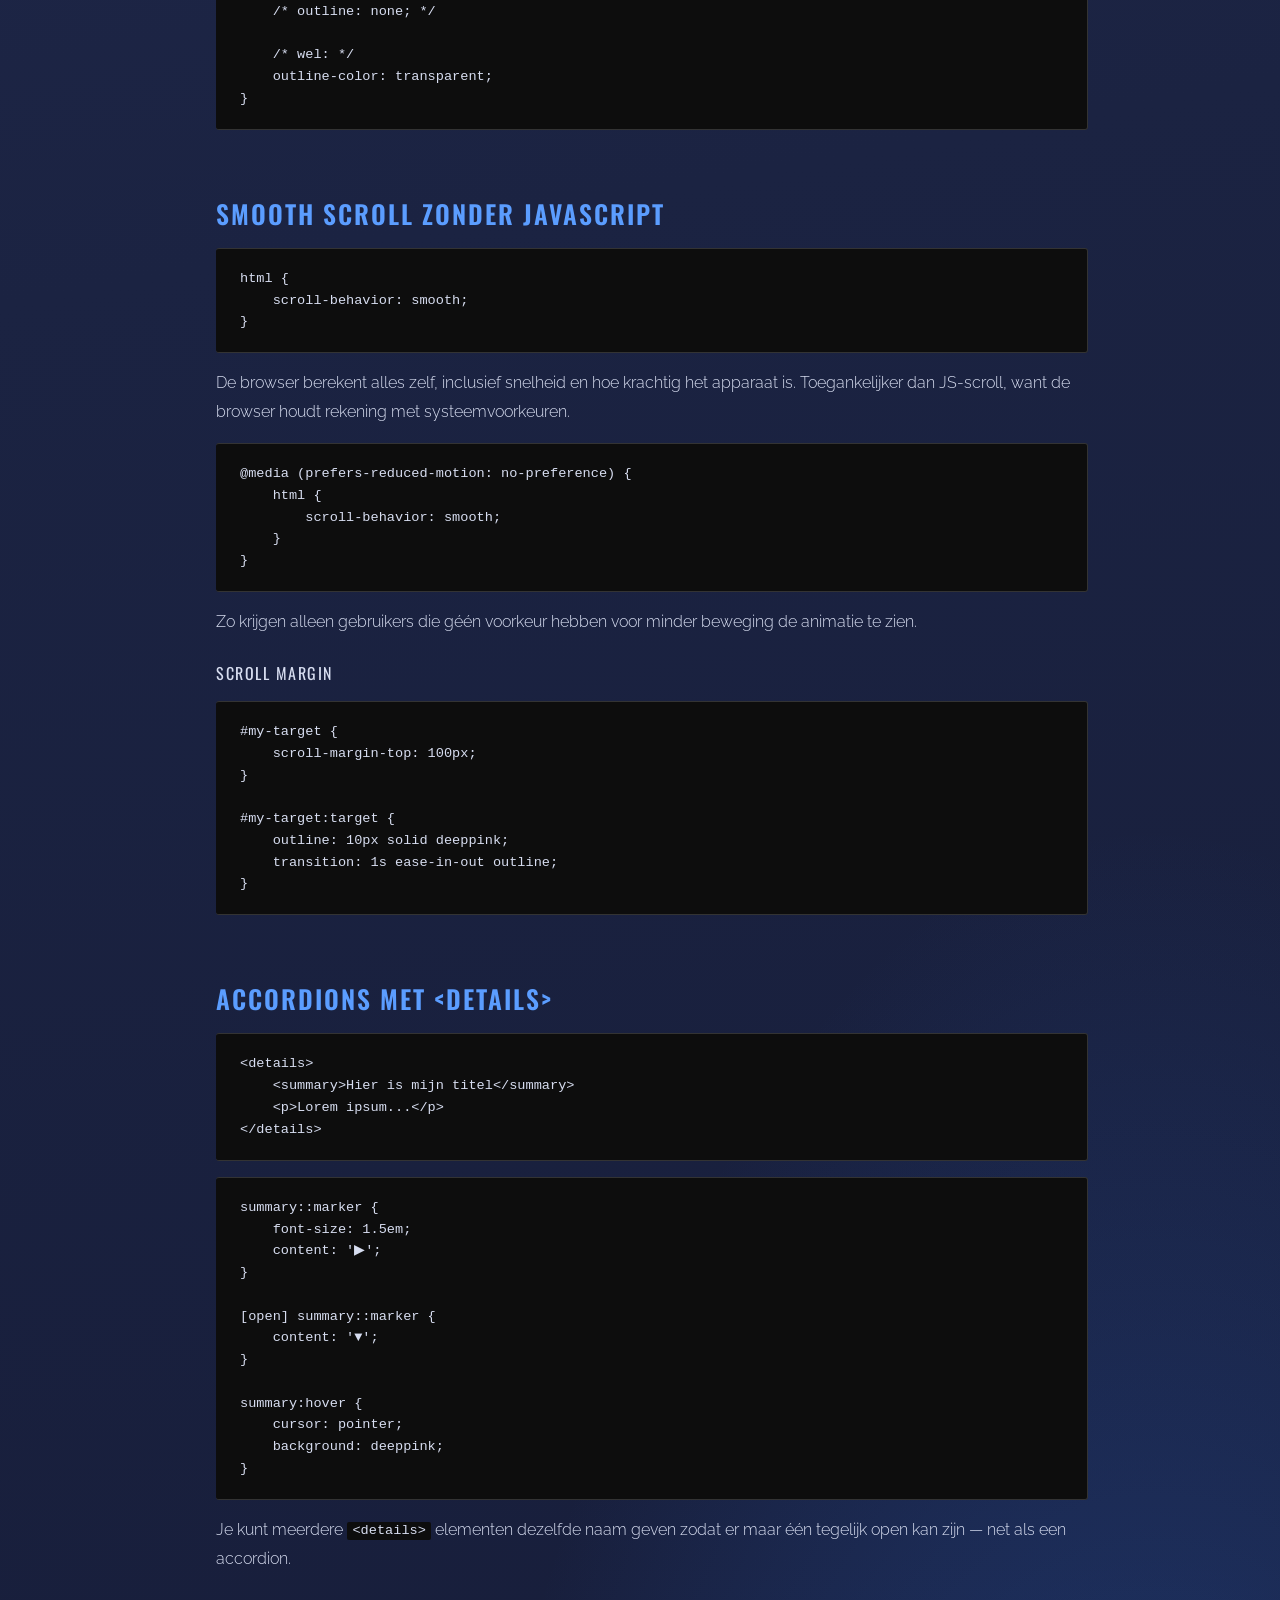
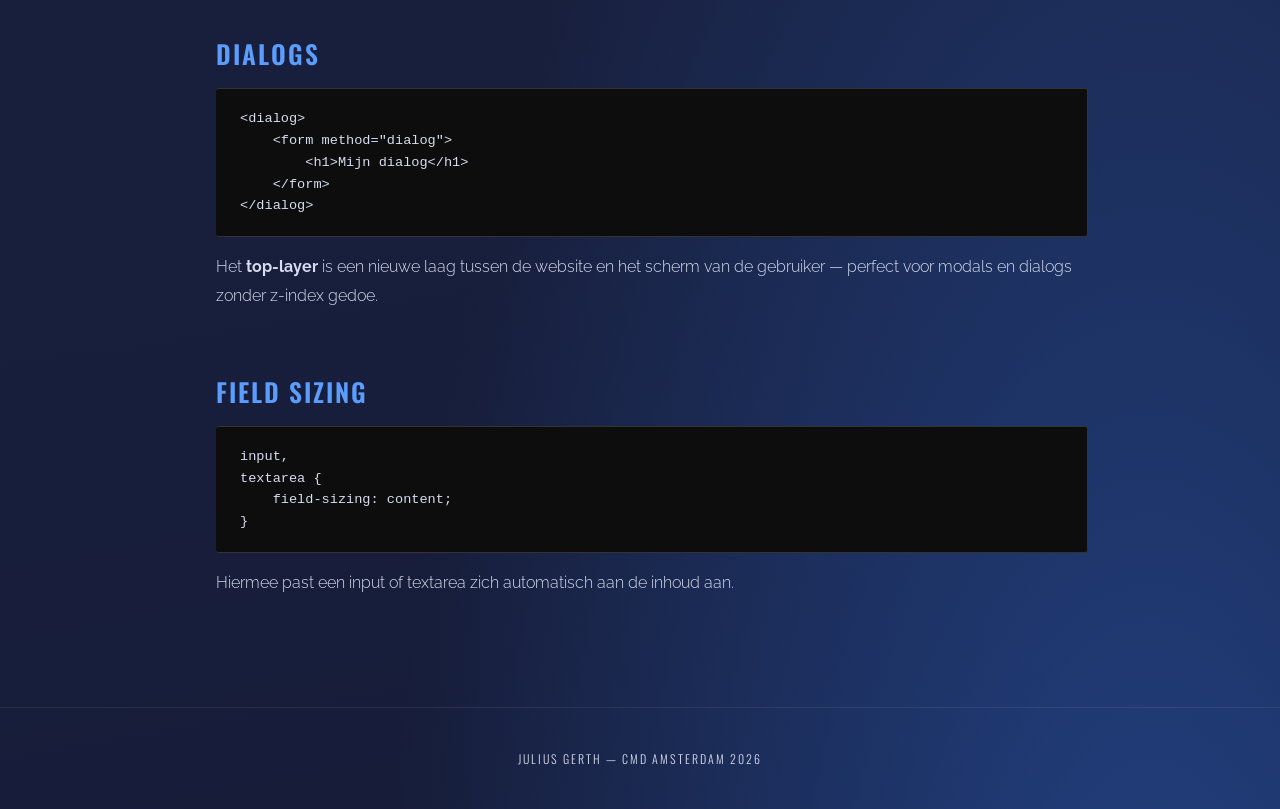
<file: weekly-nerds/kilian-valkhof.html>
<!DOCTYPE html>
<html lang="nl">
<head>
    <meta charset="UTF-8">
    <meta name="viewport" content="width=device-width, initial-scale=1.0">
    <title>Weekly Nerd #3 — Kilian Valkhof</title>
    <link rel="icon" type="image/svg+xml" href="../images/rugby-football-svgrepo-com.svg">
    <link rel="stylesheet" href="../style.css">
    <link rel="stylesheet" href="nerd.css">
</head>
<body>

    <nav>
        <ul>
            <li><a href="../index.html#over-mij">Over mij →</a></li>
            <li><a href="../index.html#weekly-nerds">Weekly Nerds →</a></li>
            <li><a href="../index.html#projecten">Projecten →</a></li>
            <li><a href="../index.html#reflectie">Leerdoelen & Reflectie →</a></li>
        </ul>
    </nav>

    <main class="nerd-page">

        <a class="back-link" href="../index.html#weekly-nerds">← Terug naar Weekly Nerds</a>

        <header class="nerd-header">
            <p class="nerd-nummer">Weekly Nerd #3</p>
            <h1>Kilian Valkhof</h1>
            <p class="nerd-meta">Stop Using JavaScript for That — Moving Features from JS to CSS & HTML</p>
        </header>

        <article class="nerd-content">

            <section>
                <h2>The Rule of Least Power</h2>
                <p>Bedacht door het W3C: als je iets gaat bouwen, moet je kijken of je het kan maken in de minst krachtige taal. Declaratieve talen zoals HTML en CSS zijn hierbij de voorkeur — jij bepaalt het eindproduct en de browser regelt de rest.</p>
                <p>Browserfabrikanten luisteren actief naar waar developers JavaScript voor gebruiken, om die gaten te vullen met native HTML en CSS oplossingen.</p>
                <p>Het contract met het web: alles wat ooit werkte, moet voor altijd ondersteund blijven worden.</p>
            </section>

            <section>
                <h2>Custom Switches zonder JavaScript</h2>
                <p>Een custom toggle switch kan je maken met een gewone checkbox:</p>
                <pre><code>&lt;label&gt;
    &lt;input type="checkbox" /&gt;
    My awesome feature
&lt;/label&gt;</code></pre>
                <pre><code>input {
    appearance: none; /* verwijdert browser-styling */
}

input:checked {
    background: green;
}

input:checked::before {
    transform: translateX(1rem);
}</code></pre>

                <h3>Focus zichtbaar maken</h3>
                <pre><code>input:focus-visible {
    outline: 2px solid dodgerblue;
    outline-offset: 2px;
}

input:focus {
    /* niet: */
    /* outline: none; */

    /* wel: */
    outline-color: transparent;
}</code></pre>
            </section>

            <section>
                <h2>Smooth Scroll zonder JavaScript</h2>
                <pre><code>html {
    scroll-behavior: smooth;
}</code></pre>
                <p>De browser berekent alles zelf, inclusief snelheid en hoe krachtig het apparaat is. Toegankelijker dan JS-scroll, want de browser houdt rekening met systeemvoorkeuren.</p>
                <pre><code>@media (prefers-reduced-motion: no-preference) {
    html {
        scroll-behavior: smooth;
    }
}</code></pre>
                <p>Zo krijgen alleen gebruikers die géén voorkeur hebben voor minder beweging de animatie te zien.</p>

                <h3>Scroll margin</h3>
                <pre><code>#my-target {
    scroll-margin-top: 100px;
}

#my-target:target {
    outline: 10px solid deeppink;
    transition: 1s ease-in-out outline;
}</code></pre>
            </section>

            <section>
                <h2>Accordions met &lt;details&gt;</h2>
                <pre><code>&lt;details&gt;
    &lt;summary&gt;Hier is mijn titel&lt;/summary&gt;
    &lt;p&gt;Lorem ipsum...&lt;/p&gt;
&lt;/details&gt;</code></pre>
                <pre><code>summary::marker {
    font-size: 1.5em;
    content: '▶';
}

[open] summary::marker {
    content: '▼';
}

summary:hover {
    cursor: pointer;
    background: deeppink;
}</code></pre>
                <p>Je kunt meerdere <code>&lt;details&gt;</code> elementen dezelfde naam geven zodat er maar één tegelijk open kan zijn — net als een accordion.</p>
            </section>

            <section>
                <h2>Dialogs</h2>
                <pre><code>&lt;dialog&gt;
    &lt;form method="dialog"&gt;
        &lt;h1&gt;Mijn dialog&lt;/h1&gt;
    &lt;/form&gt;
&lt;/dialog&gt;</code></pre>
                <p>Het <strong>top-layer</strong> is een nieuwe laag tussen de website en het scherm van de gebruiker — perfect voor modals en dialogs zonder z-index gedoe.</p>
            </section>

            <section>
                <h2>Field Sizing</h2>
                <pre><code>input,
textarea {
    field-sizing: content;
}</code></pre>
                <p>Hiermee past een input of textarea zich automatisch aan de inhoud aan.</p>
            </section>

        </article>

    </main>

    <footer>
        <p>Julius Gerth — CMD Amsterdam 2026</p>
    </footer>

</body>
</html>
</file>
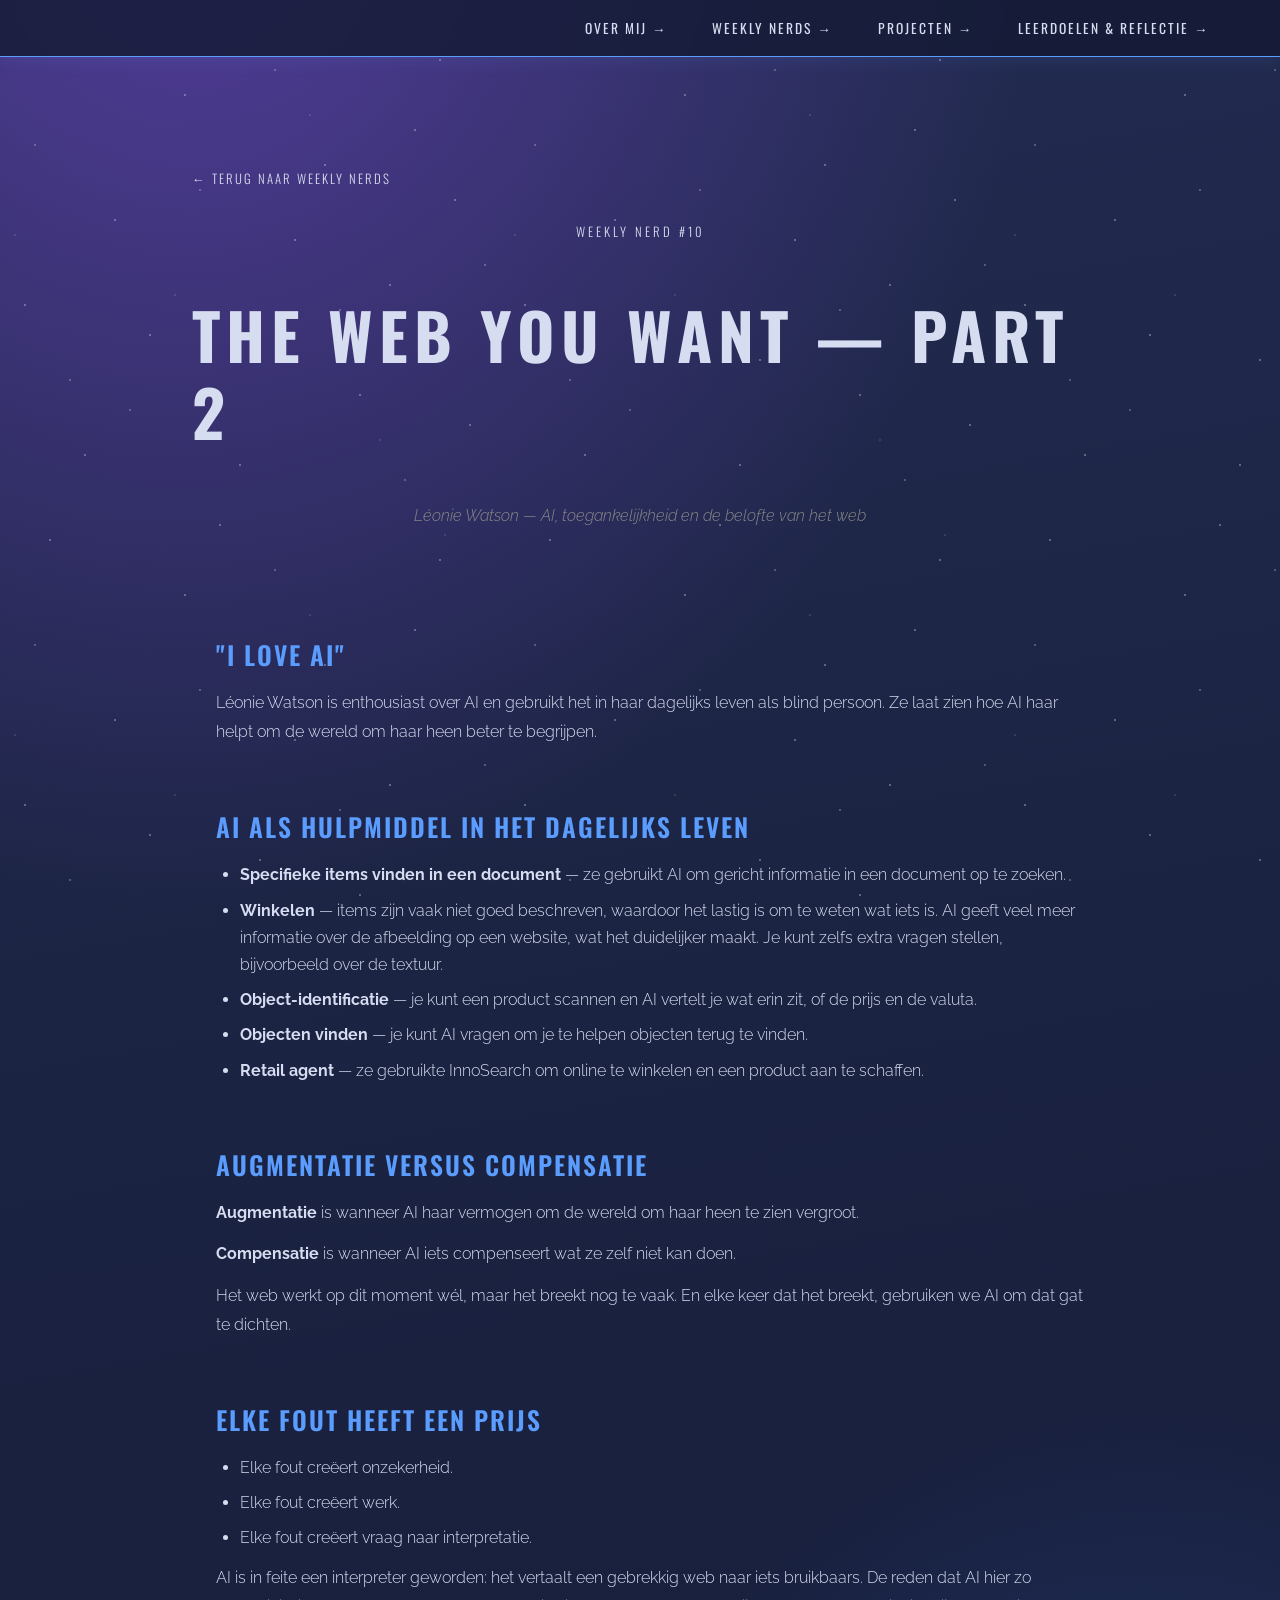
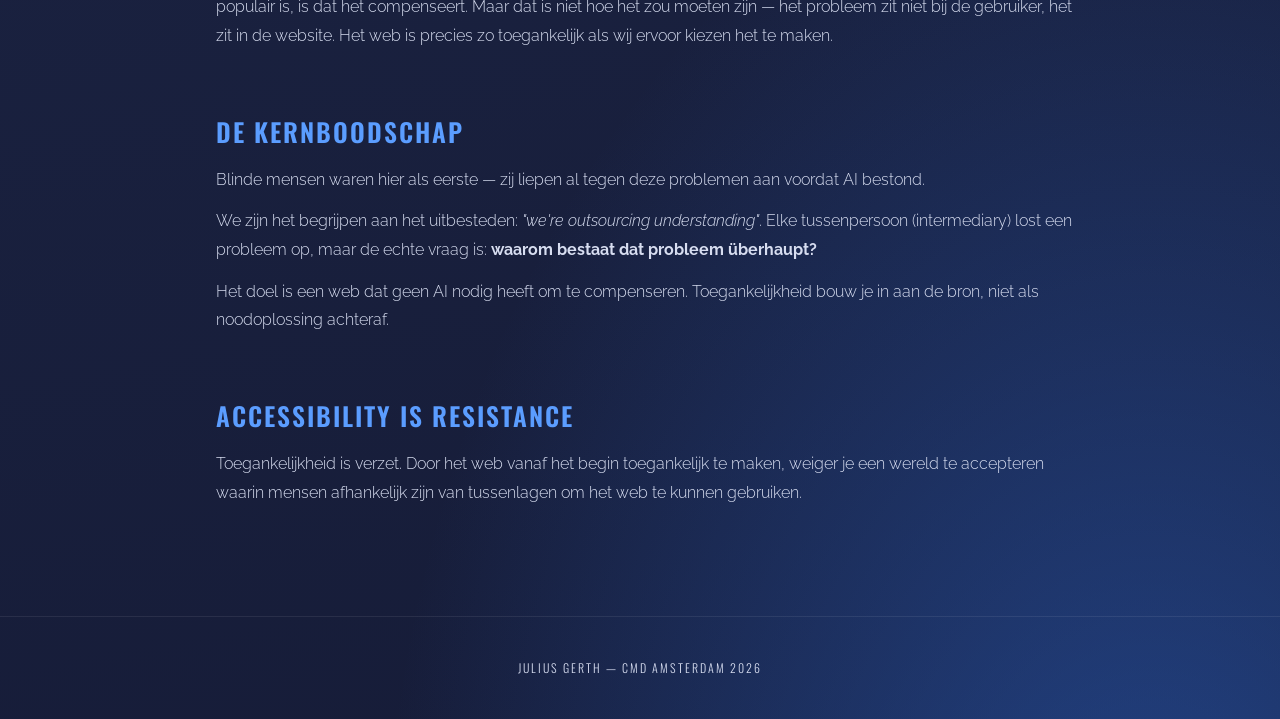
<file: weekly-nerds/leonie-watson.html>
<!DOCTYPE html>
<html lang="nl">
<head>
    <meta charset="UTF-8">
    <meta name="viewport" content="width=device-width, initial-scale=1.0">
    <title>Weekly Nerd #10 — Léonie Watson</title>
    <link rel="icon" type="image/svg+xml" href="../images/rugby-football-svgrepo-com.svg">
    <link rel="stylesheet" href="../style.css">
    <link rel="stylesheet" href="nerd.css">
</head>
<body>

    <nav>
        <ul>
            <li><a href="../index.html#over-mij">Over mij →</a></li>
            <li><a href="../index.html#weekly-nerds">Weekly Nerds →</a></li>
            <li><a href="../index.html#projecten">Projecten →</a></li>
            <li><a href="../index.html#reflectie">Leerdoelen & Reflectie →</a></li>
        </ul>
    </nav>

    <main class="nerd-page">

        <a class="back-link" href="../index.html#weekly-nerds">← Terug naar Weekly Nerds</a>

        <header class="nerd-header">
            <p class="nerd-nummer">Weekly Nerd #10</p>
            <h1>The Web You Want — Part 2</h1>
            <p class="nerd-meta">Léonie Watson — AI, toegankelijkheid en de belofte van het web</p>
        </header>

        <article class="nerd-content">

            <section>
                <h2>"I love AI"</h2>
                <p>Léonie Watson is enthousiast over AI en gebruikt het in haar dagelijks leven als blind persoon. Ze laat zien hoe AI haar helpt om de wereld om haar heen beter te begrijpen.</p>
            </section>

            <section>
                <h2>AI als hulpmiddel in het dagelijks leven</h2>
                <ul>
                    <li><strong>Specifieke items vinden in een document</strong> — ze gebruikt AI om gericht informatie in een document op te zoeken.</li>
                    <li><strong>Winkelen</strong> — items zijn vaak niet goed beschreven, waardoor het lastig is om te weten wat iets is. AI geeft veel meer informatie over de afbeelding op een website, wat het duidelijker maakt. Je kunt zelfs extra vragen stellen, bijvoorbeeld over de textuur.</li>
                    <li><strong>Object-identificatie</strong> — je kunt een product scannen en AI vertelt je wat erin zit, of de prijs en de valuta.</li>
                    <li><strong>Objecten vinden</strong> — je kunt AI vragen om je te helpen objecten terug te vinden.</li>
                    <li><strong>Retail agent</strong> — ze gebruikte InnoSearch om online te winkelen en een product aan te schaffen.</li>
                </ul>
            </section>

            <section>
                <h2>Augmentatie versus compensatie</h2>
                <p><strong>Augmentatie</strong> is wanneer AI haar vermogen om de wereld om haar heen te zien vergroot.</p>
                <p><strong>Compensatie</strong> is wanneer AI iets compenseert wat ze zelf niet kan doen.</p>
                <p>Het web werkt op dit moment wél, maar het breekt nog te vaak. En elke keer dat het breekt, gebruiken we AI om dat gat te dichten.</p>
            </section>

            <section>
                <h2>Elke fout heeft een prijs</h2>
                <ul>
                    <li>Elke fout creëert onzekerheid.</li>
                    <li>Elke fout creëert werk.</li>
                    <li>Elke fout creëert vraag naar interpretatie.</li>
                </ul>
                <p>AI is in feite een interpreter geworden: het vertaalt een gebrekkig web naar iets bruikbaars. De reden dat AI hier zo populair is, is dat het compenseert. Maar dat is niet hoe het zou moeten zijn — het probleem zit niet bij de gebruiker, het zit in de website. Het web is precies zo toegankelijk als wij ervoor kiezen het te maken.</p>
            </section>

            <section>
                <h2>De kernboodschap</h2>
                <p>Blinde mensen waren hier als eerste — zij liepen al tegen deze problemen aan voordat AI bestond.</p>
                <p>We zijn het begrijpen aan het uitbesteden: <em>"we're outsourcing understanding"</em>. Elke tussenpersoon (intermediary) lost een probleem op, maar de echte vraag is: <strong>waarom bestaat dat probleem überhaupt?</strong></p>
                <p>Het doel is een web dat geen AI nodig heeft om te compenseren. Toegankelijkheid bouw je in aan de bron, niet als noodoplossing achteraf.</p>
            </section>

            <section>
                <h2>Accessibility is resistance</h2>
                <p>Toegankelijkheid is verzet. Door het web vanaf het begin toegankelijk te maken, weiger je een wereld te accepteren waarin mensen afhankelijk zijn van tussenlagen om het web te kunnen gebruiken.</p>
            </section>

        </article>

    </main>

    <footer>
        <p>Julius Gerth — CMD Amsterdam 2026</p>
    </footer>

</body>
</html>
</file>
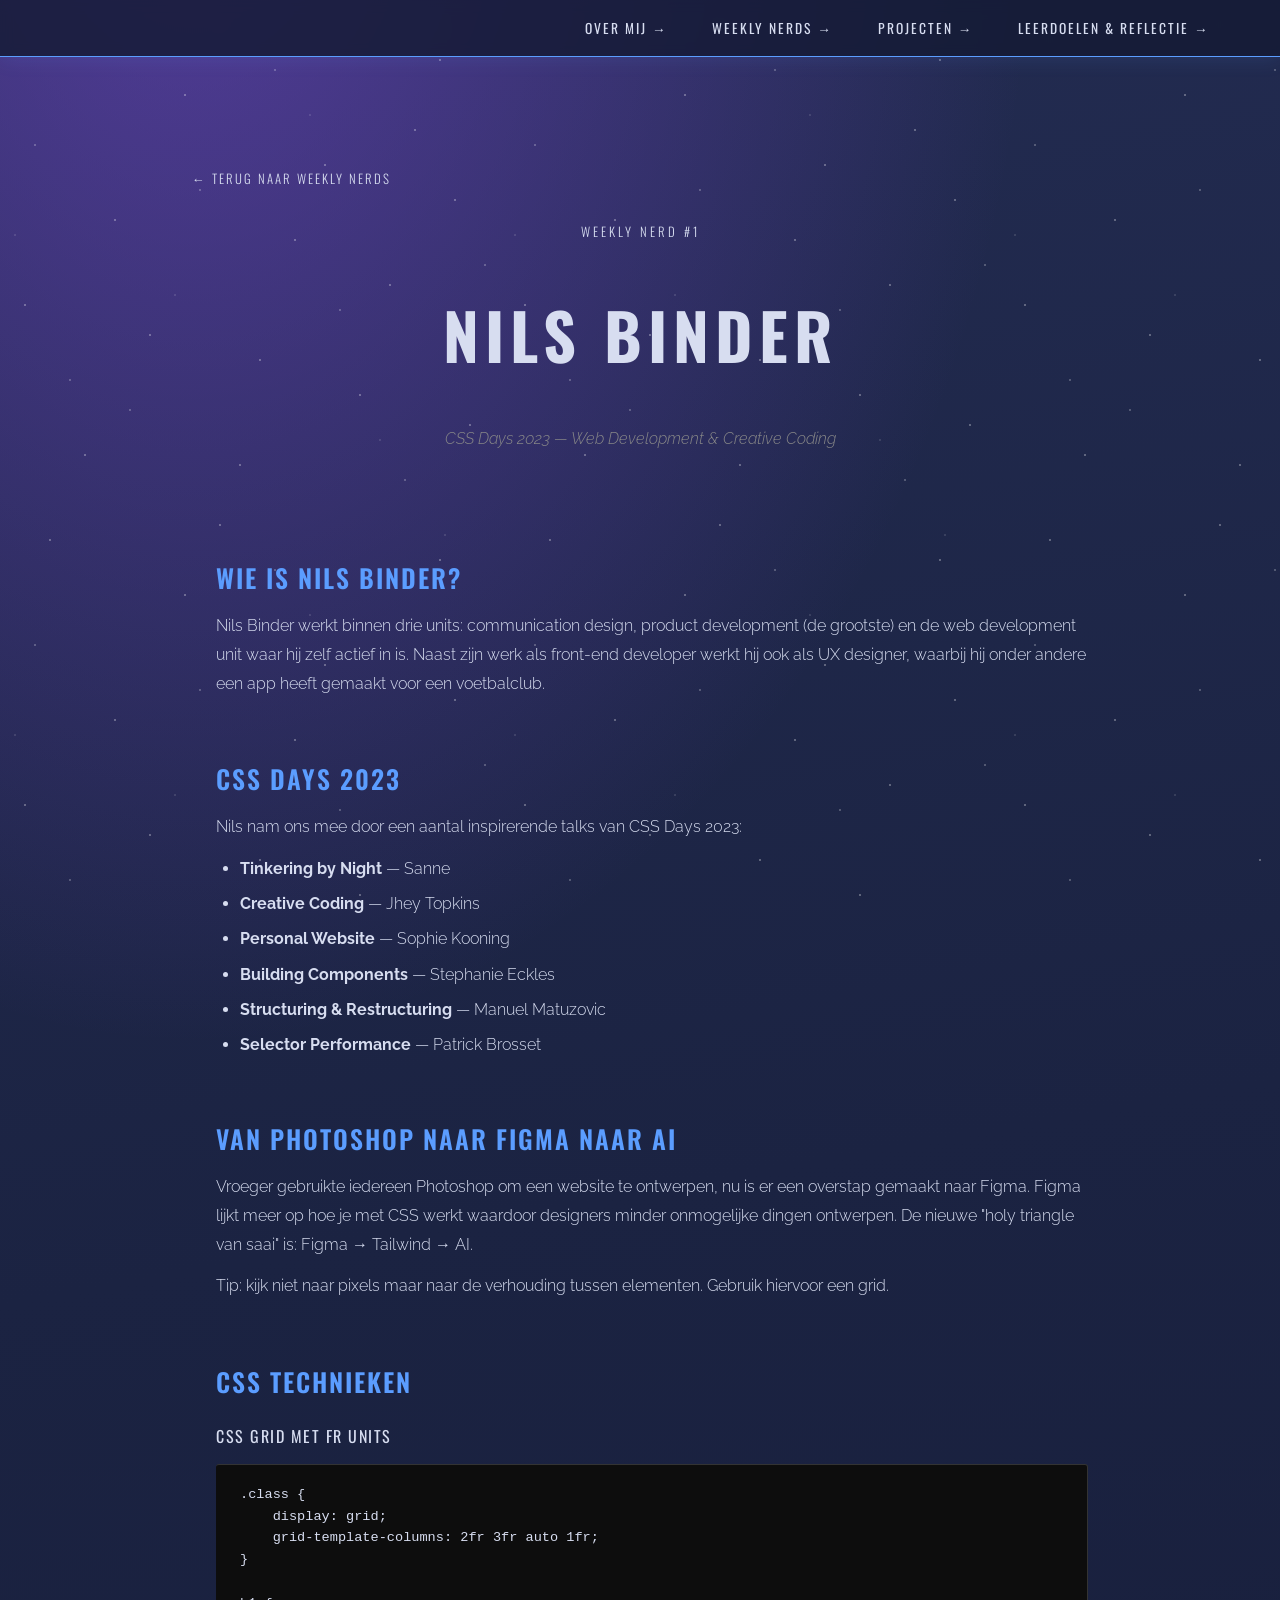
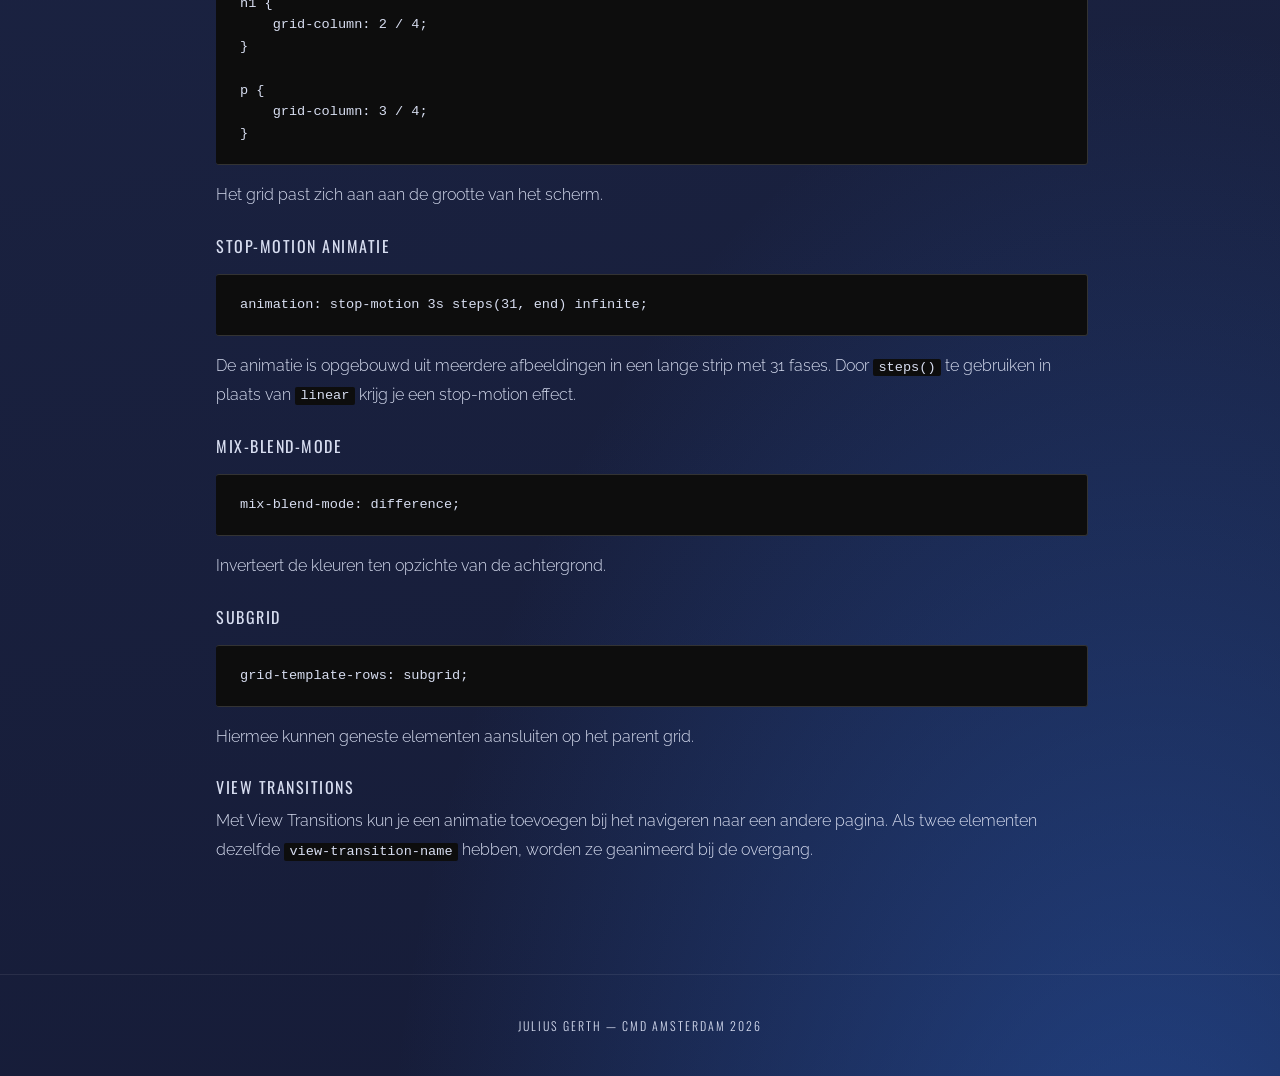
<file: weekly-nerds/nils-binder.html>
<!DOCTYPE html>
<html lang="nl">
<head>
    <meta charset="UTF-8">
    <meta name="viewport" content="width=device-width, initial-scale=1.0">
    <title>Weekly Nerd #1 — Nils Binder</title>
    <link rel="icon" type="image/svg+xml" href="../images/rugby-football-svgrepo-com.svg">
    <link rel="stylesheet" href="../style.css">
    <link rel="stylesheet" href="nerd.css">
</head>
<body>

    <nav>
        <ul>
            <li><a href="../index.html#over-mij">Over mij →</a></li>
            <li><a href="../index.html#weekly-nerds">Weekly Nerds →</a></li>
            <li><a href="../index.html#projecten">Projecten →</a></li>
            <li><a href="../index.html#reflectie">Leerdoelen & Reflectie →</a></li>
        </ul>
    </nav>

    <main class="nerd-page">

        <a class="back-link" href="../index.html#weekly-nerds">← Terug naar Weekly Nerds</a>

        <header class="nerd-header">
            <p class="nerd-nummer">Weekly Nerd #1</p>
            <h1>Nils Binder</h1>
            <p class="nerd-meta">CSS Days 2023 — Web Development & Creative Coding</p>
        </header>

        <article class="nerd-content">

            <section>
                <h2>Wie is Nils Binder?</h2>
                <p>Nils Binder werkt binnen drie units: communication design, product development (de grootste) en de web development unit waar hij zelf actief in is. Naast zijn werk als front-end developer werkt hij ook als UX designer, waarbij hij onder andere een app heeft gemaakt voor een voetbalclub.</p>
            </section>

            <section>
                <h2>CSS Days 2023</h2>
                <p>Nils nam ons mee door een aantal inspirerende talks van CSS Days 2023:</p>
                <ul>
                    <li><strong>Tinkering by Night</strong> — Sanne</li>
                    <li><strong>Creative Coding</strong> — Jhey Topkins</li>
                    <li><strong>Personal Website</strong> — Sophie Kooning</li>
                    <li><strong>Building Components</strong> — Stephanie Eckles</li>
                    <li><strong>Structuring & Restructuring</strong> — Manuel Matuzovic</li>
                    <li><strong>Selector Performance</strong> — Patrick Brosset</li>
                </ul>
            </section>

            <section>
                <h2>Van Photoshop naar Figma naar AI</h2>
                <p>Vroeger gebruikte iedereen Photoshop om een website te ontwerpen, nu is er een overstap gemaakt naar Figma. Figma lijkt meer op hoe je met CSS werkt waardoor designers minder onmogelijke dingen ontwerpen. De nieuwe "holy triangle van saai" is: Figma → Tailwind → AI.</p>
                <p>Tip: kijk niet naar pixels maar naar de verhouding tussen elementen. Gebruik hiervoor een grid.</p>
            </section>

            <section>
                <h2>CSS technieken</h2>

                <h3>CSS Grid met fr units</h3>
                <pre><code>.class {
    display: grid;
    grid-template-columns: 2fr 3fr auto 1fr;
}

h1 {
    grid-column: 2 / 4;
}

p {
    grid-column: 3 / 4;
}</code></pre>
                <p>Het grid past zich aan aan de grootte van het scherm.</p>

                <h3>Stop-motion animatie</h3>
                <pre><code>animation: stop-motion 3s steps(31, end) infinite;</code></pre>
                <p>De animatie is opgebouwd uit meerdere afbeeldingen in een lange strip met 31 fases. Door <code>steps()</code> te gebruiken in plaats van <code>linear</code> krijg je een stop-motion effect.</p>

                <h3>Mix-blend-mode</h3>
                <pre><code>mix-blend-mode: difference;</code></pre>
                <p>Inverteert de kleuren ten opzichte van de achtergrond.</p>

                <h3>Subgrid</h3>
                <pre><code>grid-template-rows: subgrid;</code></pre>
                <p>Hiermee kunnen geneste elementen aansluiten op het parent grid.</p>

                <h3>View Transitions</h3>
                <p>Met View Transitions kun je een animatie toevoegen bij het navigeren naar een andere pagina. Als twee elementen dezelfde <code>view-transition-name</code> hebben, worden ze geanimeerd bij de overgang.</p>
            </section>

        </article>

    </main>

    <footer>
        <p>Julius Gerth — CMD Amsterdam 2026</p>
    </footer>

</body>
</html>
</file>
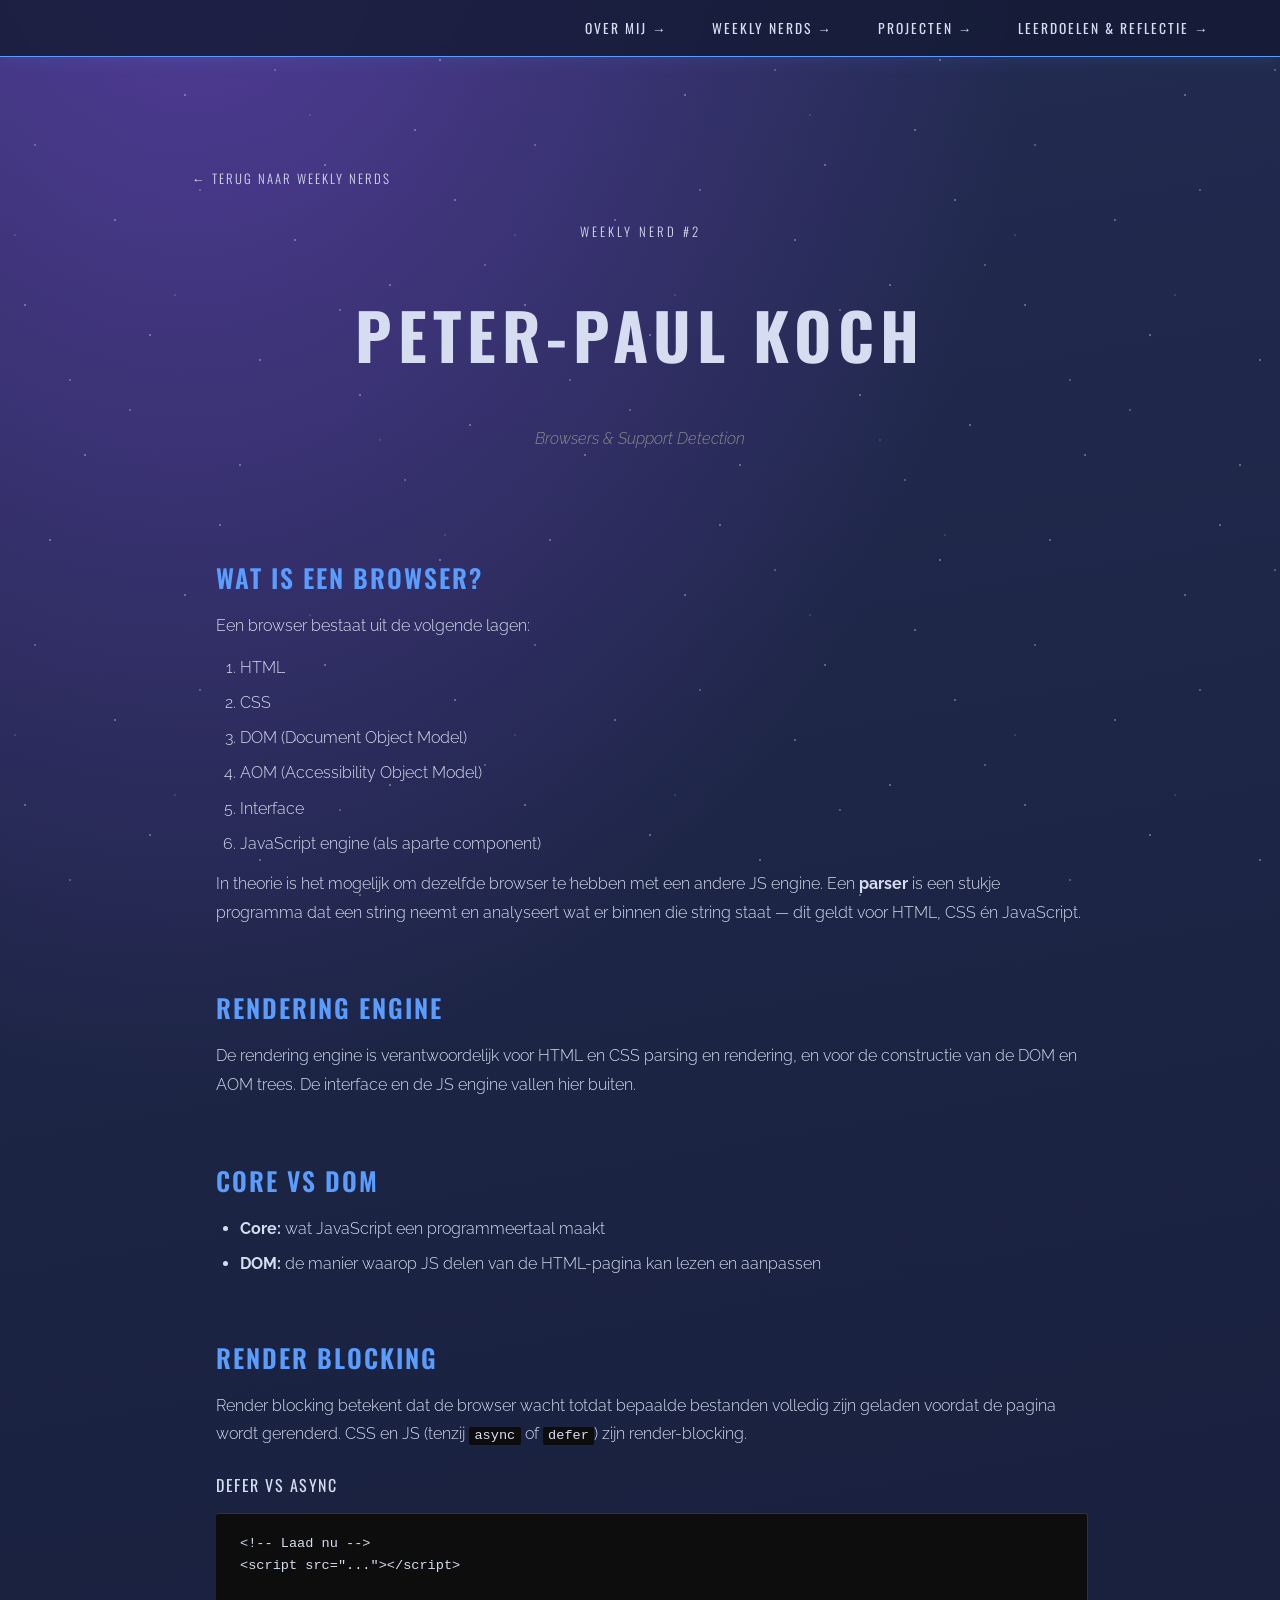
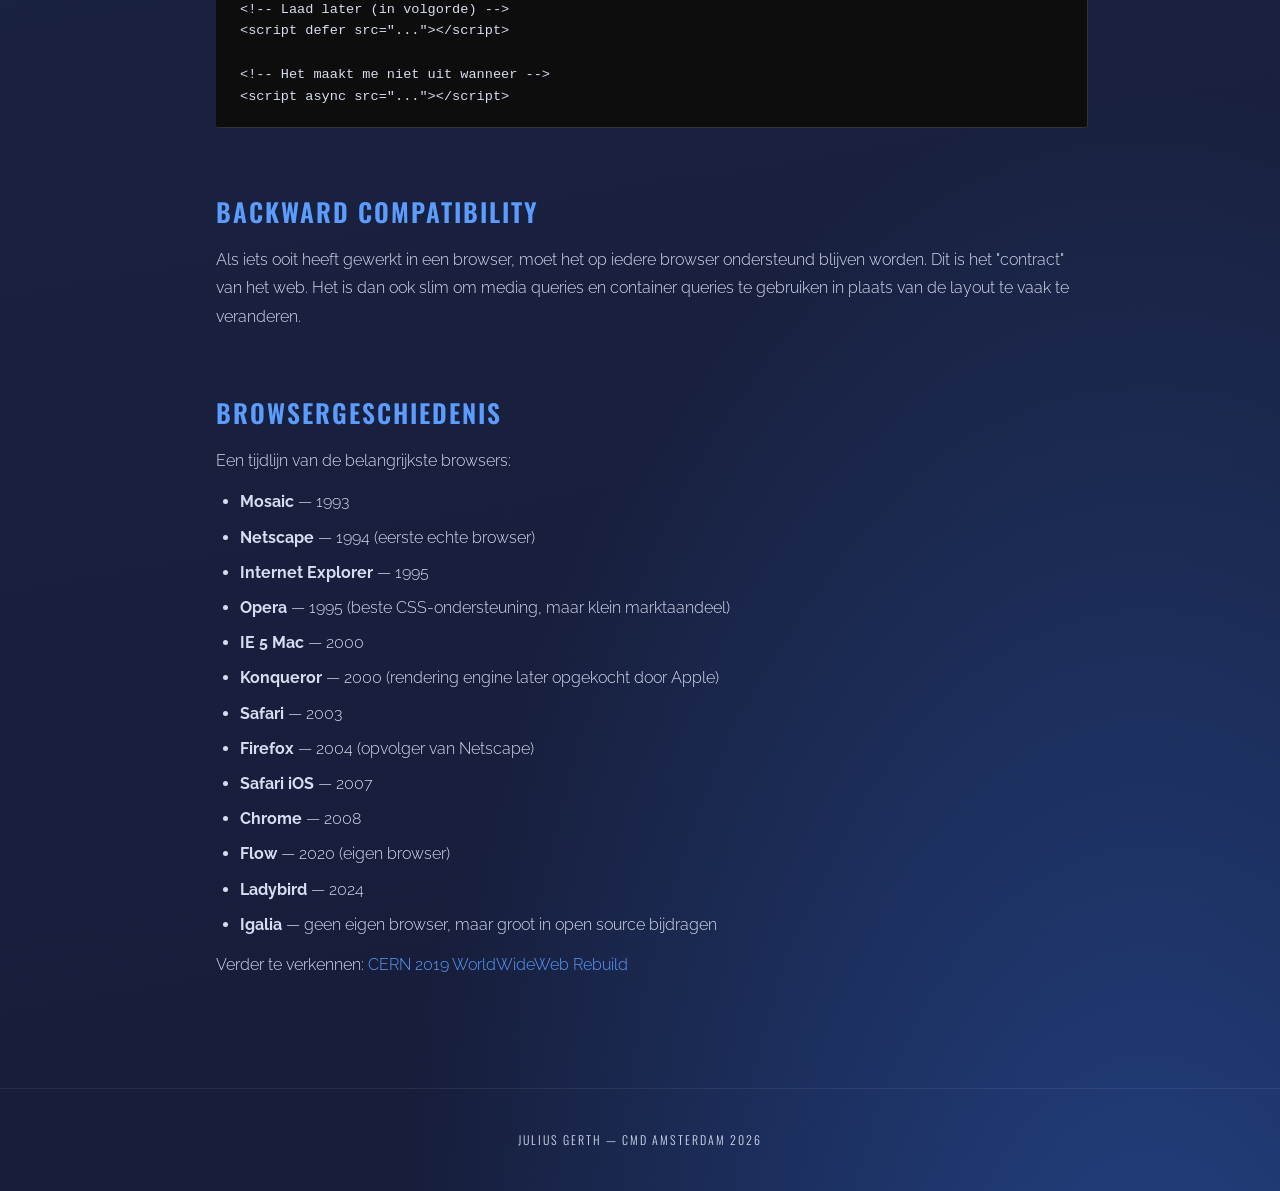
<file: weekly-nerds/peter-paul-koch.html>
<!DOCTYPE html>
<html lang="nl">
<head>
    <meta charset="UTF-8">
    <meta name="viewport" content="width=device-width, initial-scale=1.0">
    <title>Weekly Nerd #2 — Peter-Paul Koch</title>
    <link rel="icon" type="image/svg+xml" href="../images/rugby-football-svgrepo-com.svg">
    <link rel="stylesheet" href="../style.css">
    <link rel="stylesheet" href="nerd.css">
</head>
<body>

    <nav>
        <ul>
            <li><a href="../index.html#over-mij">Over mij →</a></li>
            <li><a href="../index.html#weekly-nerds">Weekly Nerds →</a></li>
            <li><a href="../index.html#projecten">Projecten →</a></li>
            <li><a href="../index.html#reflectie">Leerdoelen & Reflectie →</a></li>
        </ul>
    </nav>

    <main class="nerd-page">

        <a class="back-link" href="../index.html#weekly-nerds">← Terug naar Weekly Nerds</a>

        <header class="nerd-header">
            <p class="nerd-nummer">Weekly Nerd #2</p>
            <h1>Peter-Paul Koch</h1>
            <p class="nerd-meta">Browsers & Support Detection</p>
        </header>

        <article class="nerd-content">

            <section>
                <h2>Wat is een browser?</h2>
                <p>Een browser bestaat uit de volgende lagen:</p>
                <ol>
                    <li>HTML</li>
                    <li>CSS</li>
                    <li>DOM (Document Object Model)</li>
                    <li>AOM (Accessibility Object Model)</li>
                    <li>Interface</li>
                    <li>JavaScript engine (als aparte component)</li>
                </ol>
                <p>In theorie is het mogelijk om dezelfde browser te hebben met een andere JS engine. Een <strong>parser</strong> is een stukje programma dat een string neemt en analyseert wat er binnen die string staat — dit geldt voor HTML, CSS én JavaScript.</p>
            </section>

            <section>
                <h2>Rendering Engine</h2>
                <p>De rendering engine is verantwoordelijk voor HTML en CSS parsing en rendering, en voor de constructie van de DOM en AOM trees. De interface en de JS engine vallen hier buiten.</p>
            </section>

            <section>
                <h2>Core vs DOM</h2>
                <ul>
                    <li><strong>Core:</strong> wat JavaScript een programmeertaal maakt</li>
                    <li><strong>DOM:</strong> de manier waarop JS delen van de HTML-pagina kan lezen en aanpassen</li>
                </ul>
            </section>

            <section>
                <h2>Render Blocking</h2>
                <p>Render blocking betekent dat de browser wacht totdat bepaalde bestanden volledig zijn geladen voordat de pagina wordt gerenderd. CSS en JS (tenzij <code>async</code> of <code>defer</code>) zijn render-blocking.</p>

                <h3>Defer vs Async</h3>
                <pre><code>&lt;!-- Laad nu --&gt;
&lt;script src="..."&gt;&lt;/script&gt;

&lt;!-- Laad later (in volgorde) --&gt;
&lt;script defer src="..."&gt;&lt;/script&gt;

&lt;!-- Het maakt me niet uit wanneer --&gt;
&lt;script async src="..."&gt;&lt;/script&gt;</code></pre>
            </section>

            <section>
                <h2>Backward Compatibility</h2>
                <p>Als iets ooit heeft gewerkt in een browser, moet het op iedere browser ondersteund blijven worden. Dit is het "contract" van het web. Het is dan ook slim om media queries en container queries te gebruiken in plaats van de layout te vaak te veranderen.</p>
            </section>

            <section>
                <h2>Browsergeschiedenis</h2>
                <p>Een tijdlijn van de belangrijkste browsers:</p>
                <ul>
                    <li><strong>Mosaic</strong> — 1993</li>
                    <li><strong>Netscape</strong> — 1994 (eerste echte browser)</li>
                    <li><strong>Internet Explorer</strong> — 1995</li>
                    <li><strong>Opera</strong> — 1995 (beste CSS-ondersteuning, maar klein marktaandeel)</li>
                    <li><strong>IE 5 Mac</strong> — 2000</li>
                    <li><strong>Konqueror</strong> — 2000 (rendering engine later opgekocht door Apple)</li>
                    <li><strong>Safari</strong> — 2003</li>
                    <li><strong>Firefox</strong> — 2004 (opvolger van Netscape)</li>
                    <li><strong>Safari iOS</strong> — 2007</li>
                    <li><strong>Chrome</strong> — 2008</li>
                    <li><strong>Flow</strong> — 2020 (eigen browser)</li>
                    <li><strong>Ladybird</strong> — 2024</li>
                    <li><strong>Igalia</strong> — geen eigen browser, maar groot in open source bijdragen</li>
                </ul>
                <p>Verder te verkennen: <a href="https://worldwideweb.cern.ch/browser/" target="_blank" rel="noopener">CERN 2019 WorldWideWeb Rebuild</a></p>
            </section>

        </article>

    </main>

    <footer>
        <p>Julius Gerth — CMD Amsterdam 2026</p>
    </footer>

</body>
</html>
</file>
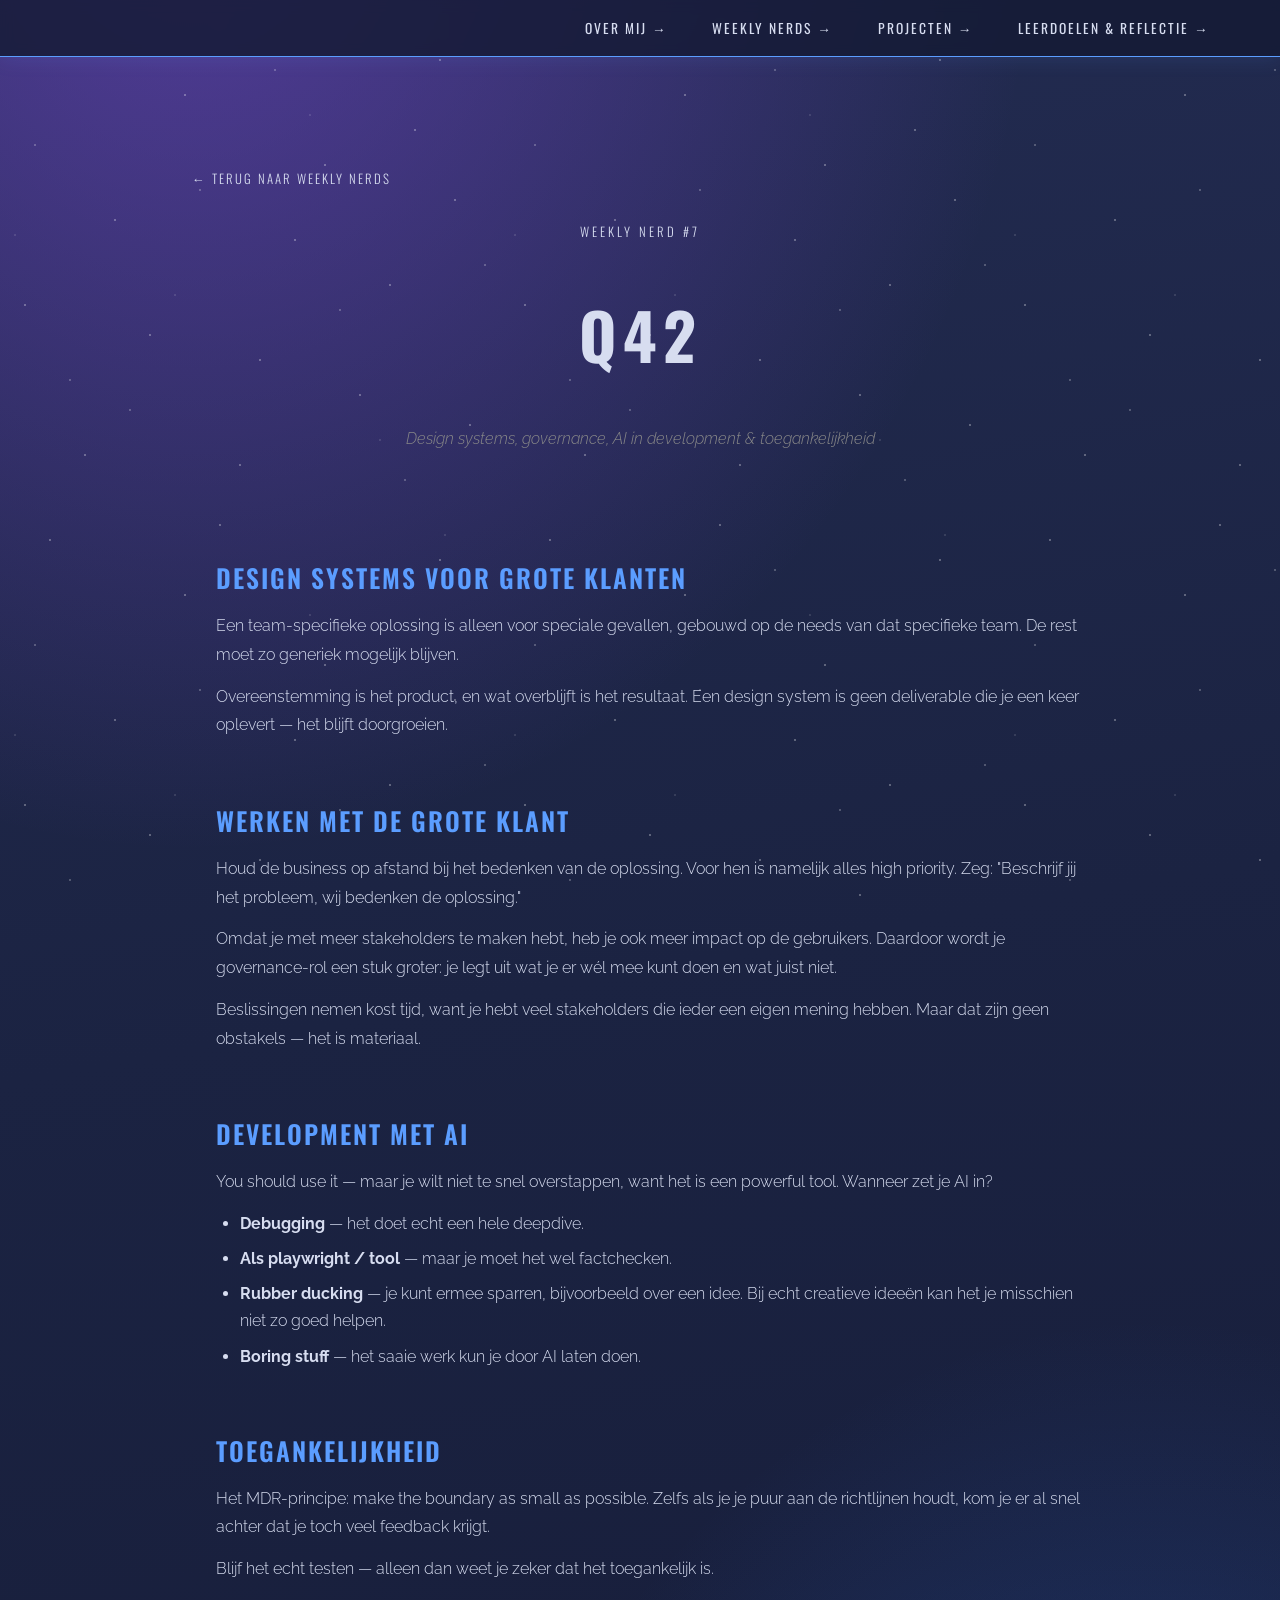
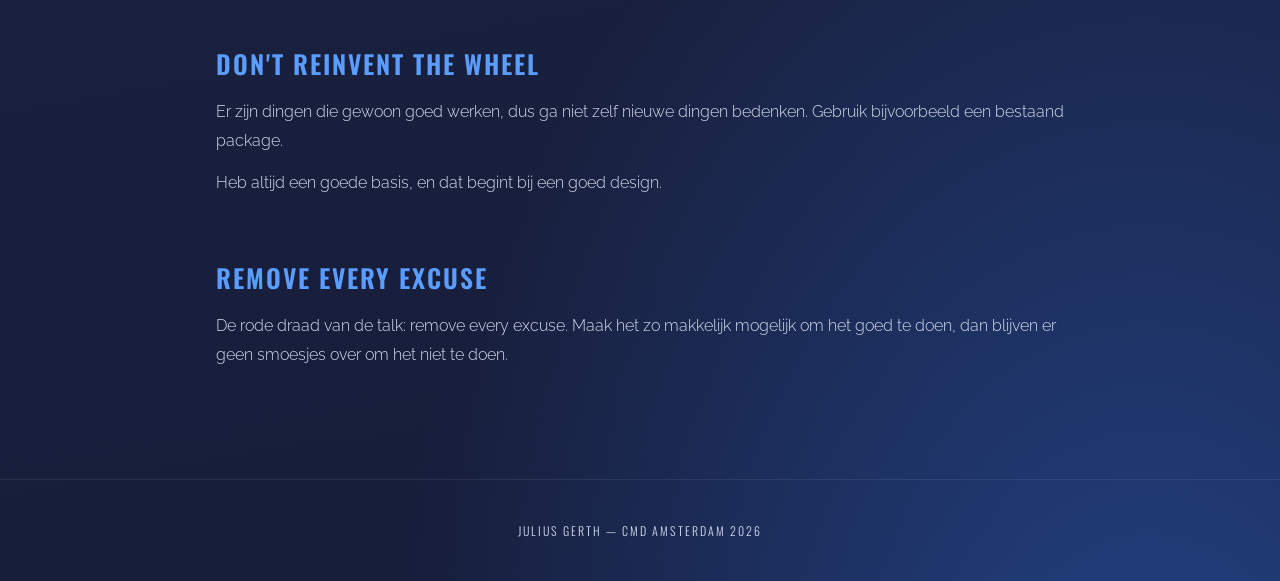
<file: weekly-nerds/q42.html>
<!DOCTYPE html>
<html lang="nl">
<head>
    <meta charset="UTF-8">
    <meta name="viewport" content="width=device-width, initial-scale=1.0">
    <title>Weekly Nerd #7 — Q42</title>
    <link rel="icon" type="image/svg+xml" href="../images/rugby-football-svgrepo-com.svg">
    <link rel="stylesheet" href="../style.css">
    <link rel="stylesheet" href="nerd.css">
</head>
<body>

    <nav>
        <ul>
            <li><a href="../index.html#over-mij">Over mij →</a></li>
            <li><a href="../index.html#weekly-nerds">Weekly Nerds →</a></li>
            <li><a href="../index.html#projecten">Projecten →</a></li>
            <li><a href="../index.html#reflectie">Leerdoelen & Reflectie →</a></li>
        </ul>
    </nav>

    <main class="nerd-page">

        <a class="back-link" href="../index.html#weekly-nerds">← Terug naar Weekly Nerds</a>

        <header class="nerd-header">
            <p class="nerd-nummer">Weekly Nerd #7</p>
            <h1>Q42</h1>
            <p class="nerd-meta">Design systems, governance, AI in development & toegankelijkheid</p>
        </header>

        <article class="nerd-content">

            <section>
                <h2>Design systems voor grote klanten</h2>
                <p>Een team-specifieke oplossing is alleen voor speciale gevallen, gebouwd op de needs van dat specifieke team. De rest moet zo generiek mogelijk blijven.</p>
                <p>Overeenstemming is het product, en wat overblijft is het resultaat. Een design system is geen deliverable die je een keer oplevert — het blijft doorgroeien.</p>
            </section>

            <section>
                <h2>Werken met de grote klant</h2>
                <p>Houd de business op afstand bij het bedenken van de oplossing. Voor hen is namelijk alles high priority. Zeg: "Beschrijf jij het probleem, wij bedenken de oplossing."</p>
                <p>Omdat je met meer stakeholders te maken hebt, heb je ook meer impact op de gebruikers. Daardoor wordt je governance-rol een stuk groter: je legt uit wat je er wél mee kunt doen en wat juist niet.</p>
                <p>Beslissingen nemen kost tijd, want je hebt veel stakeholders die ieder een eigen mening hebben. Maar dat zijn geen obstakels — het is materiaal.</p>
            </section>

            <section>
                <h2>Development met AI</h2>
                <p>You should use it — maar je wilt niet te snel overstappen, want het is een powerful tool. Wanneer zet je AI in?</p>
                <ul>
                    <li><strong>Debugging</strong> — het doet echt een hele deepdive.</li>
                    <li><strong>Als playwright / tool</strong> — maar je moet het wel factchecken.</li>
                    <li><strong>Rubber ducking</strong> — je kunt ermee sparren, bijvoorbeeld over een idee. Bij echt creatieve ideeën kan het je misschien niet zo goed helpen.</li>
                    <li><strong>Boring stuff</strong> — het saaie werk kun je door AI laten doen.</li>
                </ul>
            </section>

            <section>
                <h2>Toegankelijkheid</h2>
                <p>Het MDR-principe: make the boundary as small as possible. Zelfs als je je puur aan de richtlijnen houdt, kom je er al snel achter dat je toch veel feedback krijgt.</p>
                <p>Blijf het echt testen — alleen dan weet je zeker dat het toegankelijk is.</p>
            </section>

            <section>
                <h2>Don't reinvent the wheel</h2>
                <p>Er zijn dingen die gewoon goed werken, dus ga niet zelf nieuwe dingen bedenken. Gebruik bijvoorbeeld een bestaand package.</p>
                <p>Heb altijd een goede basis, en dat begint bij een goed design.</p>
            </section>

            <section>
                <h2>Remove every excuse</h2>
                <p>De rode draad van de talk: remove every excuse. Maak het zo makkelijk mogelijk om het goed te doen, dan blijven er geen smoesjes over om het niet te doen.</p>
            </section>

        </article>

    </main>

    <footer>
        <p>Julius Gerth — CMD Amsterdam 2026</p>
    </footer>

</body>
</html>
</file>
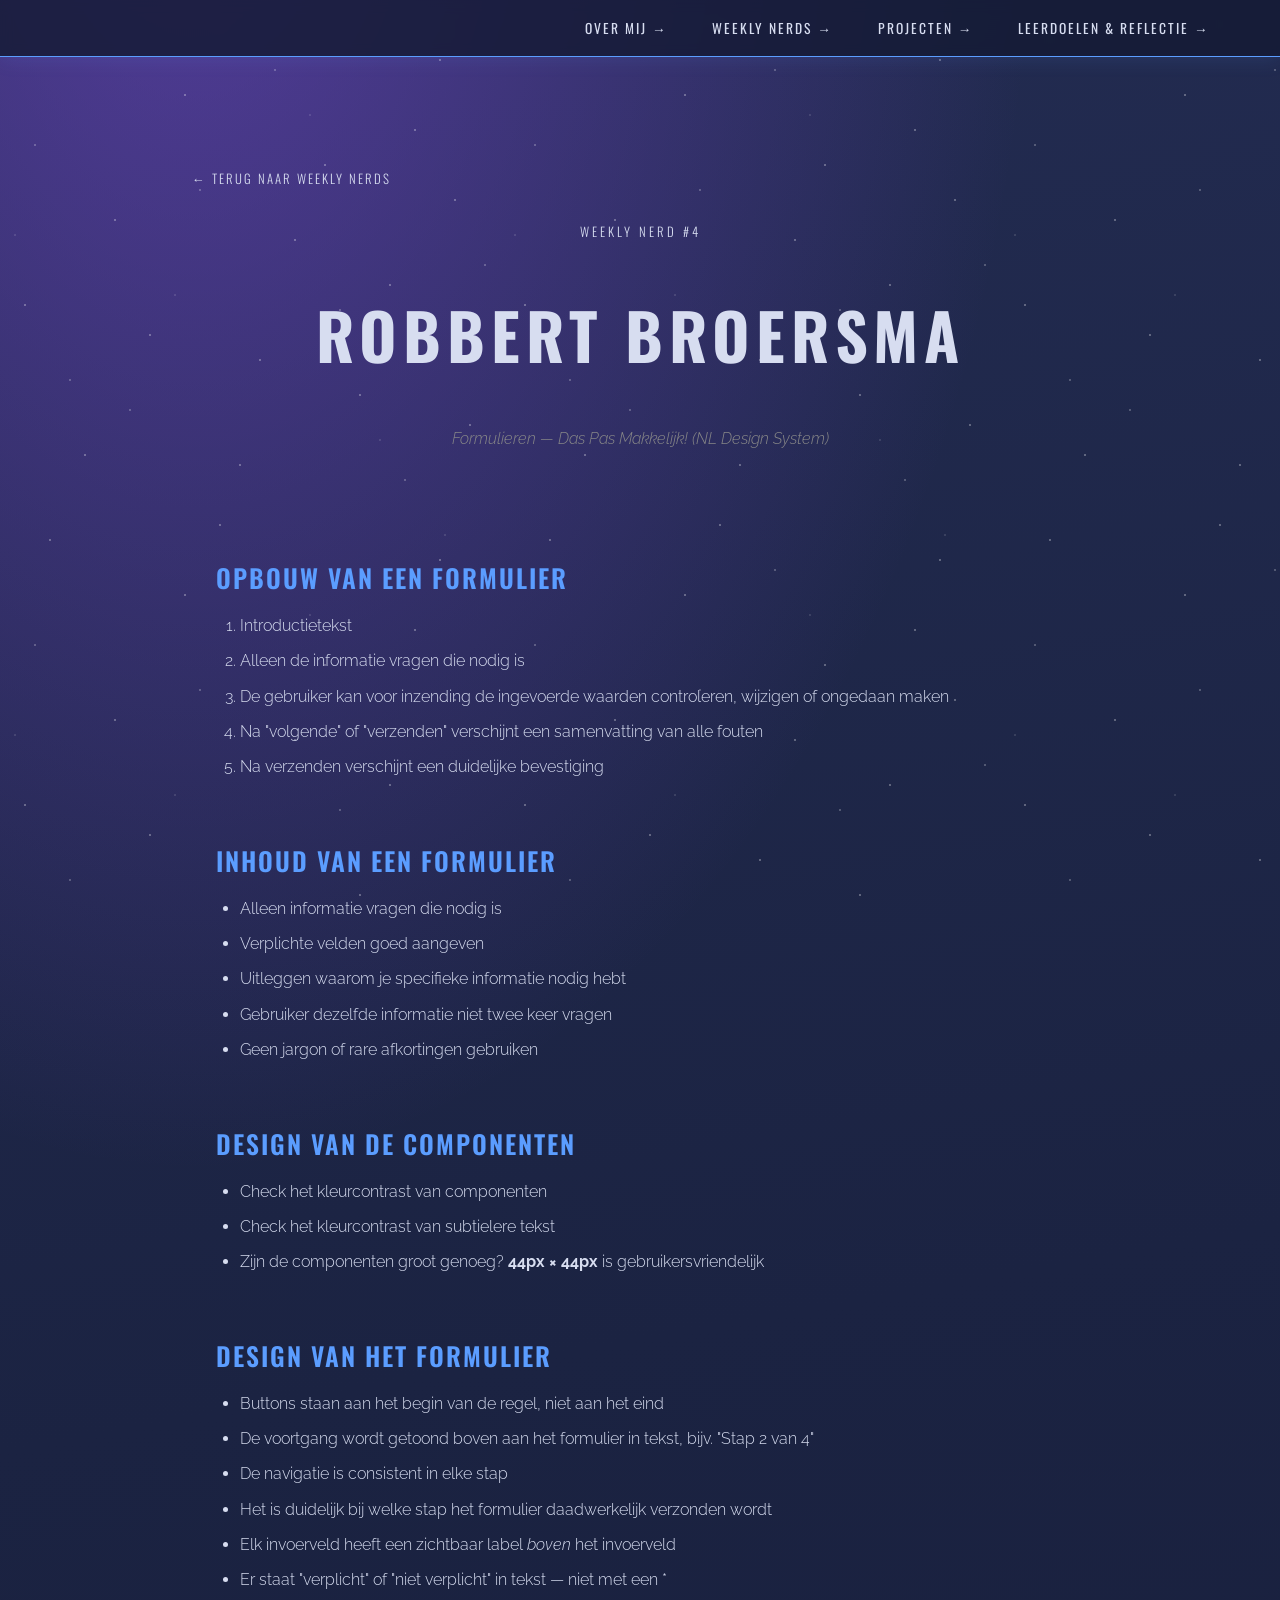
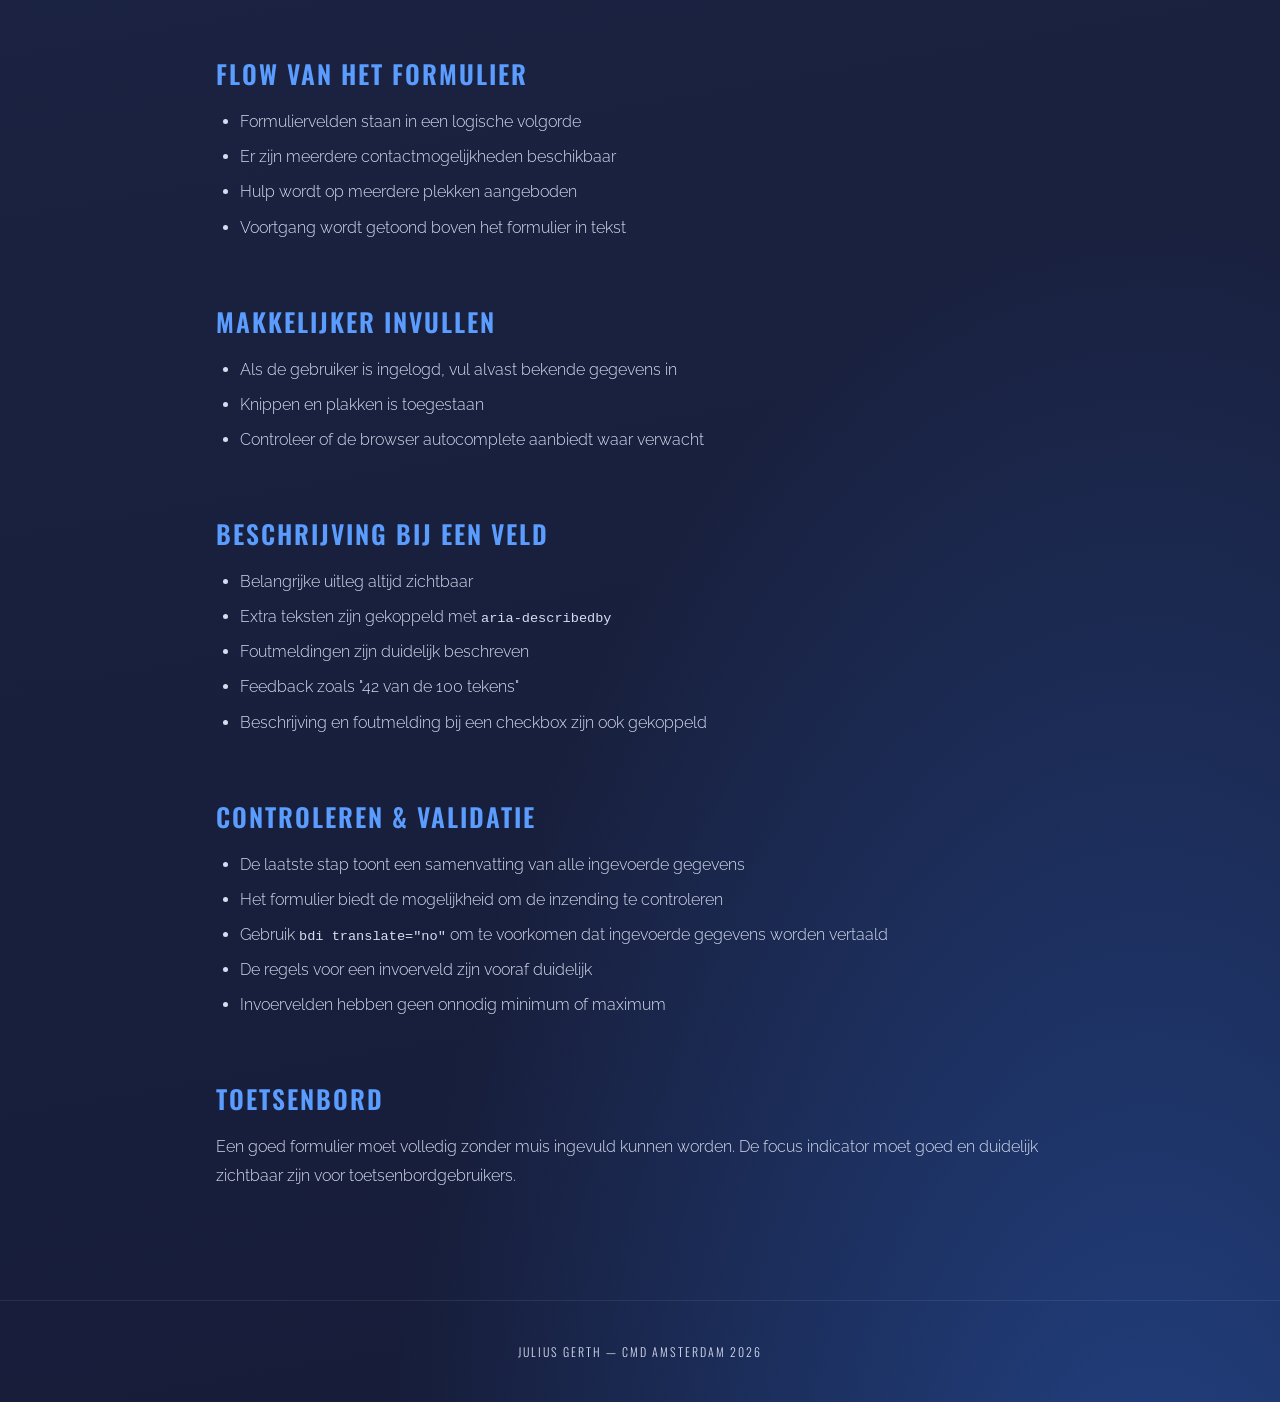
<file: weekly-nerds/robbert-broersma.html>
<!DOCTYPE html>
<html lang="nl">
<head>
    <meta charset="UTF-8">
    <meta name="viewport" content="width=device-width, initial-scale=1.0">
    <title>Weekly Nerd #4 — Robbert Broersma</title>
    <link rel="icon" type="image/svg+xml" href="../images/rugby-football-svgrepo-com.svg">
    <link rel="stylesheet" href="../style.css">
    <link rel="stylesheet" href="nerd.css">
</head>
<body>

    <nav>
        <ul>
            <li><a href="../index.html#over-mij">Over mij →</a></li>
            <li><a href="../index.html#weekly-nerds">Weekly Nerds →</a></li>
            <li><a href="../index.html#projecten">Projecten →</a></li>
            <li><a href="../index.html#reflectie">Leerdoelen & Reflectie →</a></li>
        </ul>
    </nav>

    <main class="nerd-page">

        <a class="back-link" href="../index.html#weekly-nerds">← Terug naar Weekly Nerds</a>

        <header class="nerd-header">
            <p class="nerd-nummer">Weekly Nerd #4</p>
            <h1>Robbert Broersma</h1>
            <p class="nerd-meta">Formulieren — Das Pas Makkelijk! (NL Design System)</p>
        </header>

        <article class="nerd-content">

            <section>
                <h2>Opbouw van een formulier</h2>
                <ol>
                    <li>Introductietekst</li>
                    <li>Alleen de informatie vragen die nodig is</li>
                    <li>De gebruiker kan voor inzending de ingevoerde waarden controleren, wijzigen of ongedaan maken</li>
                    <li>Na "volgende" of "verzenden" verschijnt een samenvatting van alle fouten</li>
                    <li>Na verzenden verschijnt een duidelijke bevestiging</li>
                </ol>
            </section>

            <section>
                <h2>Inhoud van een formulier</h2>
                <ul>
                    <li>Alleen informatie vragen die nodig is</li>
                    <li>Verplichte velden goed aangeven</li>
                    <li>Uitleggen waarom je specifieke informatie nodig hebt</li>
                    <li>Gebruiker dezelfde informatie niet twee keer vragen</li>
                    <li>Geen jargon of rare afkortingen gebruiken</li>
                </ul>
            </section>

            <section>
                <h2>Design van de componenten</h2>
                <ul>
                    <li>Check het kleurcontrast van componenten</li>
                    <li>Check het kleurcontrast van subtielere tekst</li>
                    <li>Zijn de componenten groot genoeg? <strong>44px × 44px</strong> is gebruikersvriendelijk</li>
                </ul>
            </section>

            <section>
                <h2>Design van het formulier</h2>
                <ul>
                    <li>Buttons staan aan het begin van de regel, niet aan het eind</li>
                    <li>De voortgang wordt getoond boven aan het formulier in tekst, bijv. "Stap 2 van 4"</li>
                    <li>De navigatie is consistent in elke stap</li>
                    <li>Het is duidelijk bij welke stap het formulier daadwerkelijk verzonden wordt</li>
                    <li>Elk invoerveld heeft een zichtbaar label <em>boven</em> het invoerveld</li>
                    <li>Er staat "verplicht" of "niet verplicht" in tekst — niet met een *</li>
                </ul>
            </section>

            <section>
                <h2>Flow van het formulier</h2>
                <ul>
                    <li>Formuliervelden staan in een logische volgorde</li>
                    <li>Er zijn meerdere contactmogelijkheden beschikbaar</li>
                    <li>Hulp wordt op meerdere plekken aangeboden</li>
                    <li>Voortgang wordt getoond boven het formulier in tekst</li>
                </ul>
            </section>

            <section>
                <h2>Makkelijker invullen</h2>
                <ul>
                    <li>Als de gebruiker is ingelogd, vul alvast bekende gegevens in</li>
                    <li>Knippen en plakken is toegestaan</li>
                    <li>Controleer of de browser autocomplete aanbiedt waar verwacht</li>
                </ul>
            </section>

            <section>
                <h2>Beschrijving bij een veld</h2>
                <ul>
                    <li>Belangrijke uitleg altijd zichtbaar</li>
                    <li>Extra teksten zijn gekoppeld met <code>aria-describedby</code></li>
                    <li>Foutmeldingen zijn duidelijk beschreven</li>
                    <li>Feedback zoals "42 van de 100 tekens"</li>
                    <li>Beschrijving en foutmelding bij een checkbox zijn ook gekoppeld</li>
                </ul>
            </section>

            <section>
                <h2>Controleren & Validatie</h2>
                <ul>
                    <li>De laatste stap toont een samenvatting van alle ingevoerde gegevens</li>
                    <li>Het formulier biedt de mogelijkheid om de inzending te controleren</li>
                    <li>Gebruik <code>bdi translate="no"</code> om te voorkomen dat ingevoerde gegevens worden vertaald</li>
                    <li>De regels voor een invoerveld zijn vooraf duidelijk</li>
                    <li>Invoervelden hebben geen onnodig minimum of maximum</li>
                </ul>
            </section>

            <section>
                <h2>Toetsenbord</h2>
                <p>Een goed formulier moet volledig zonder muis ingevuld kunnen worden. De focus indicator moet goed en duidelijk zichtbaar zijn voor toetsenbordgebruikers.</p>
            </section>

        </article>

    </main>

    <footer>
        <p>Julius Gerth — CMD Amsterdam 2026</p>
    </footer>

</body>
</html>
</file>
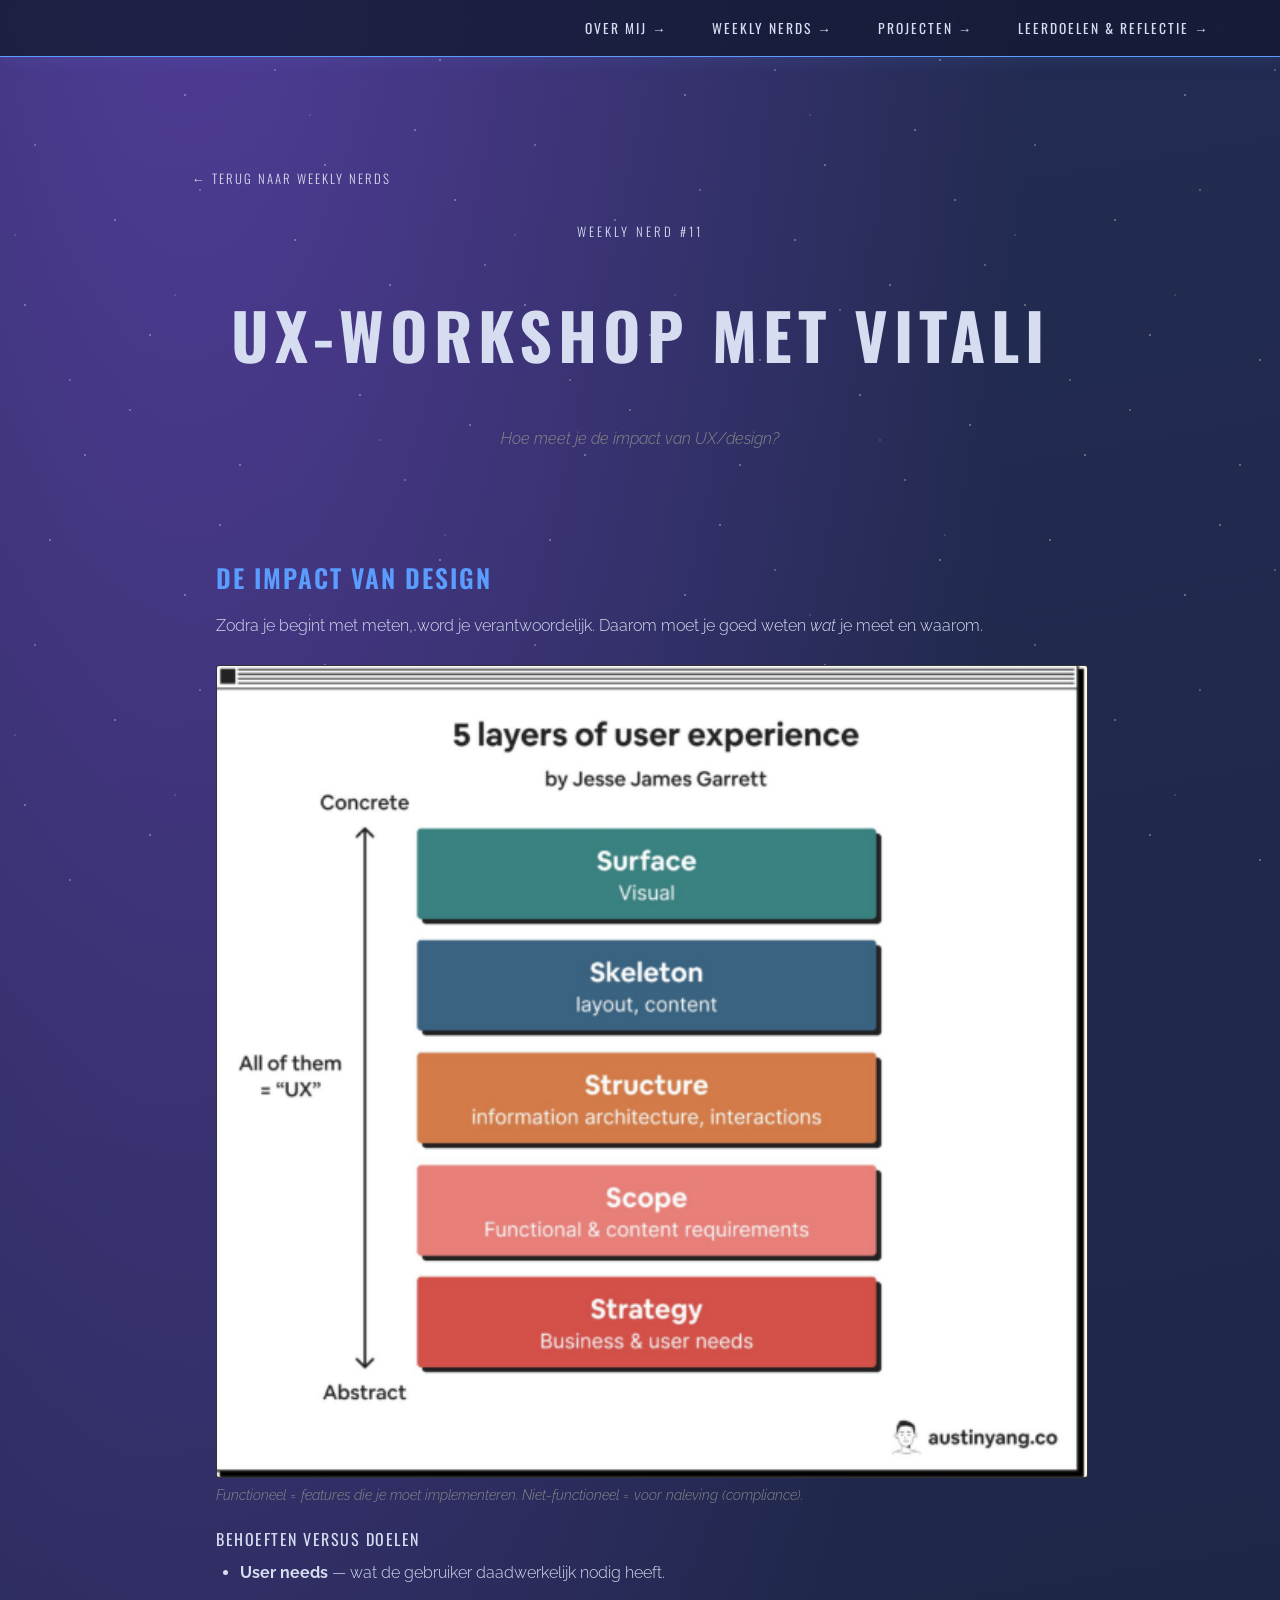
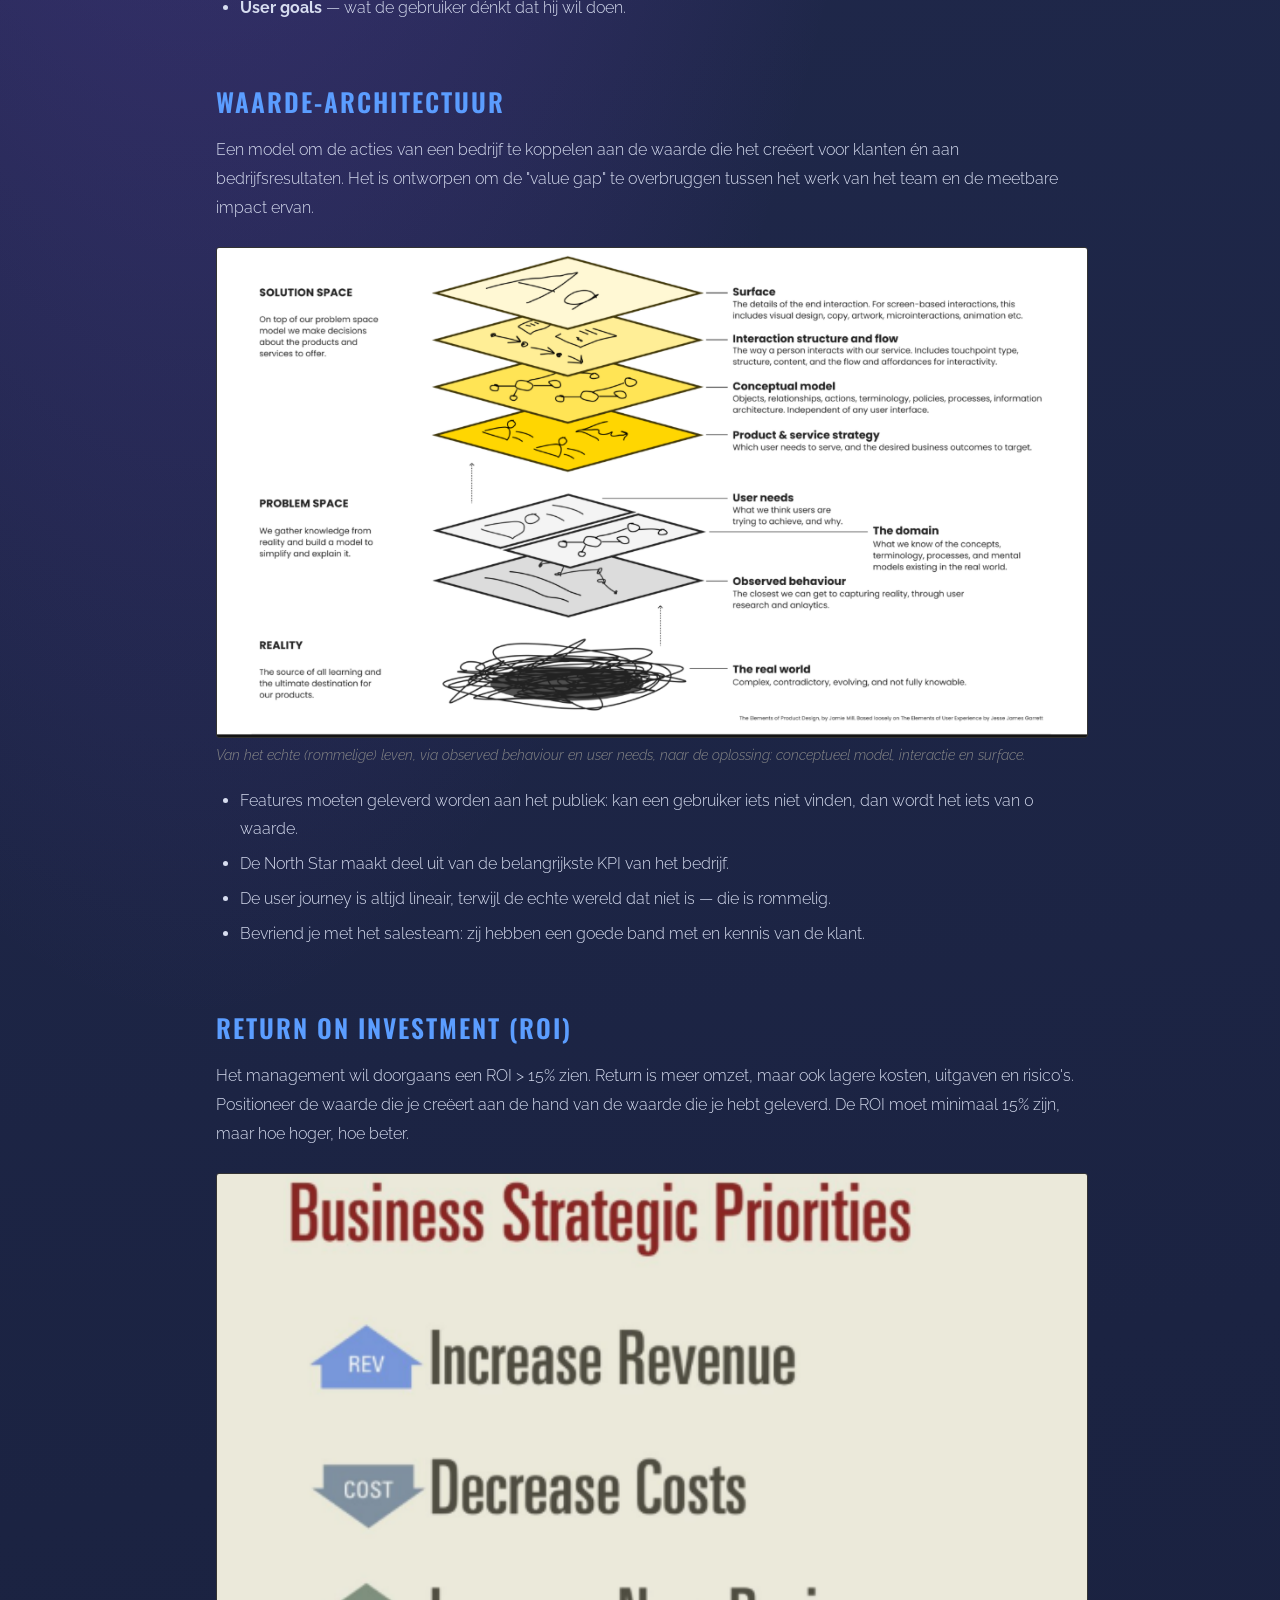
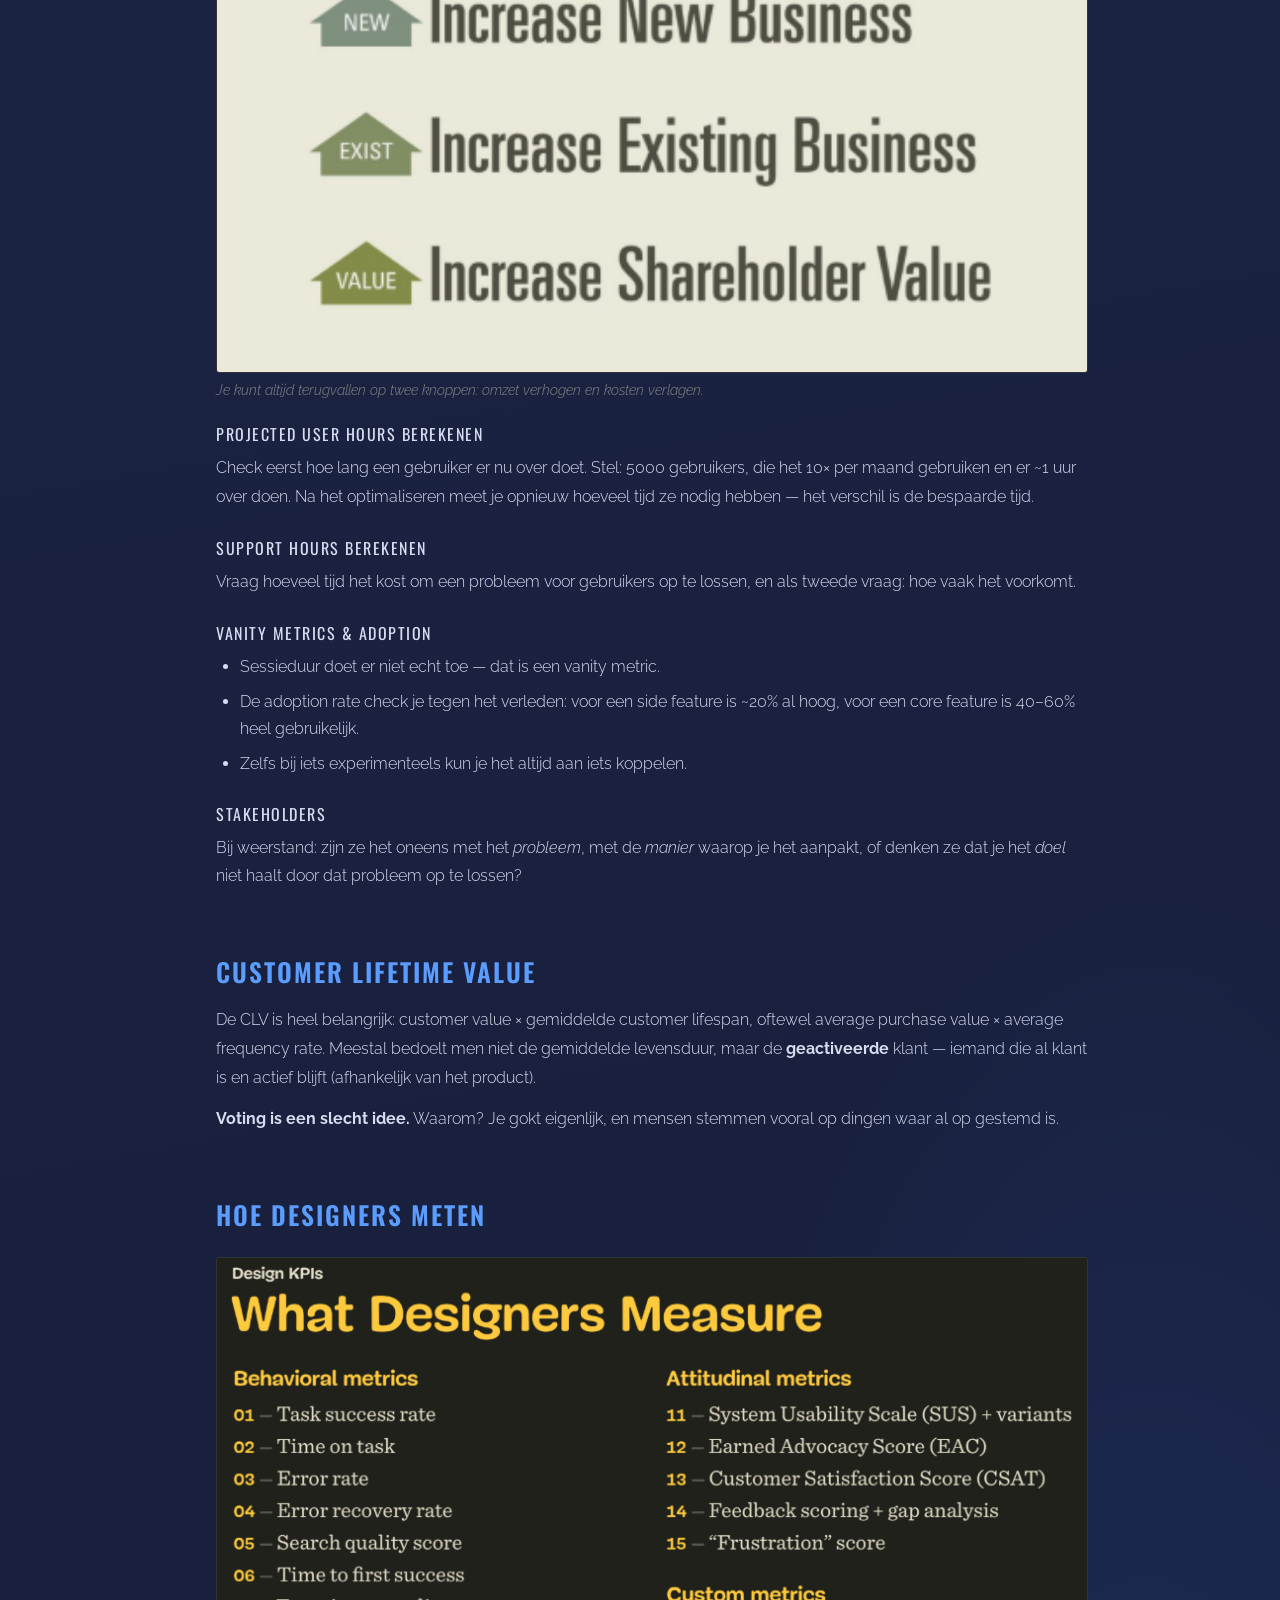
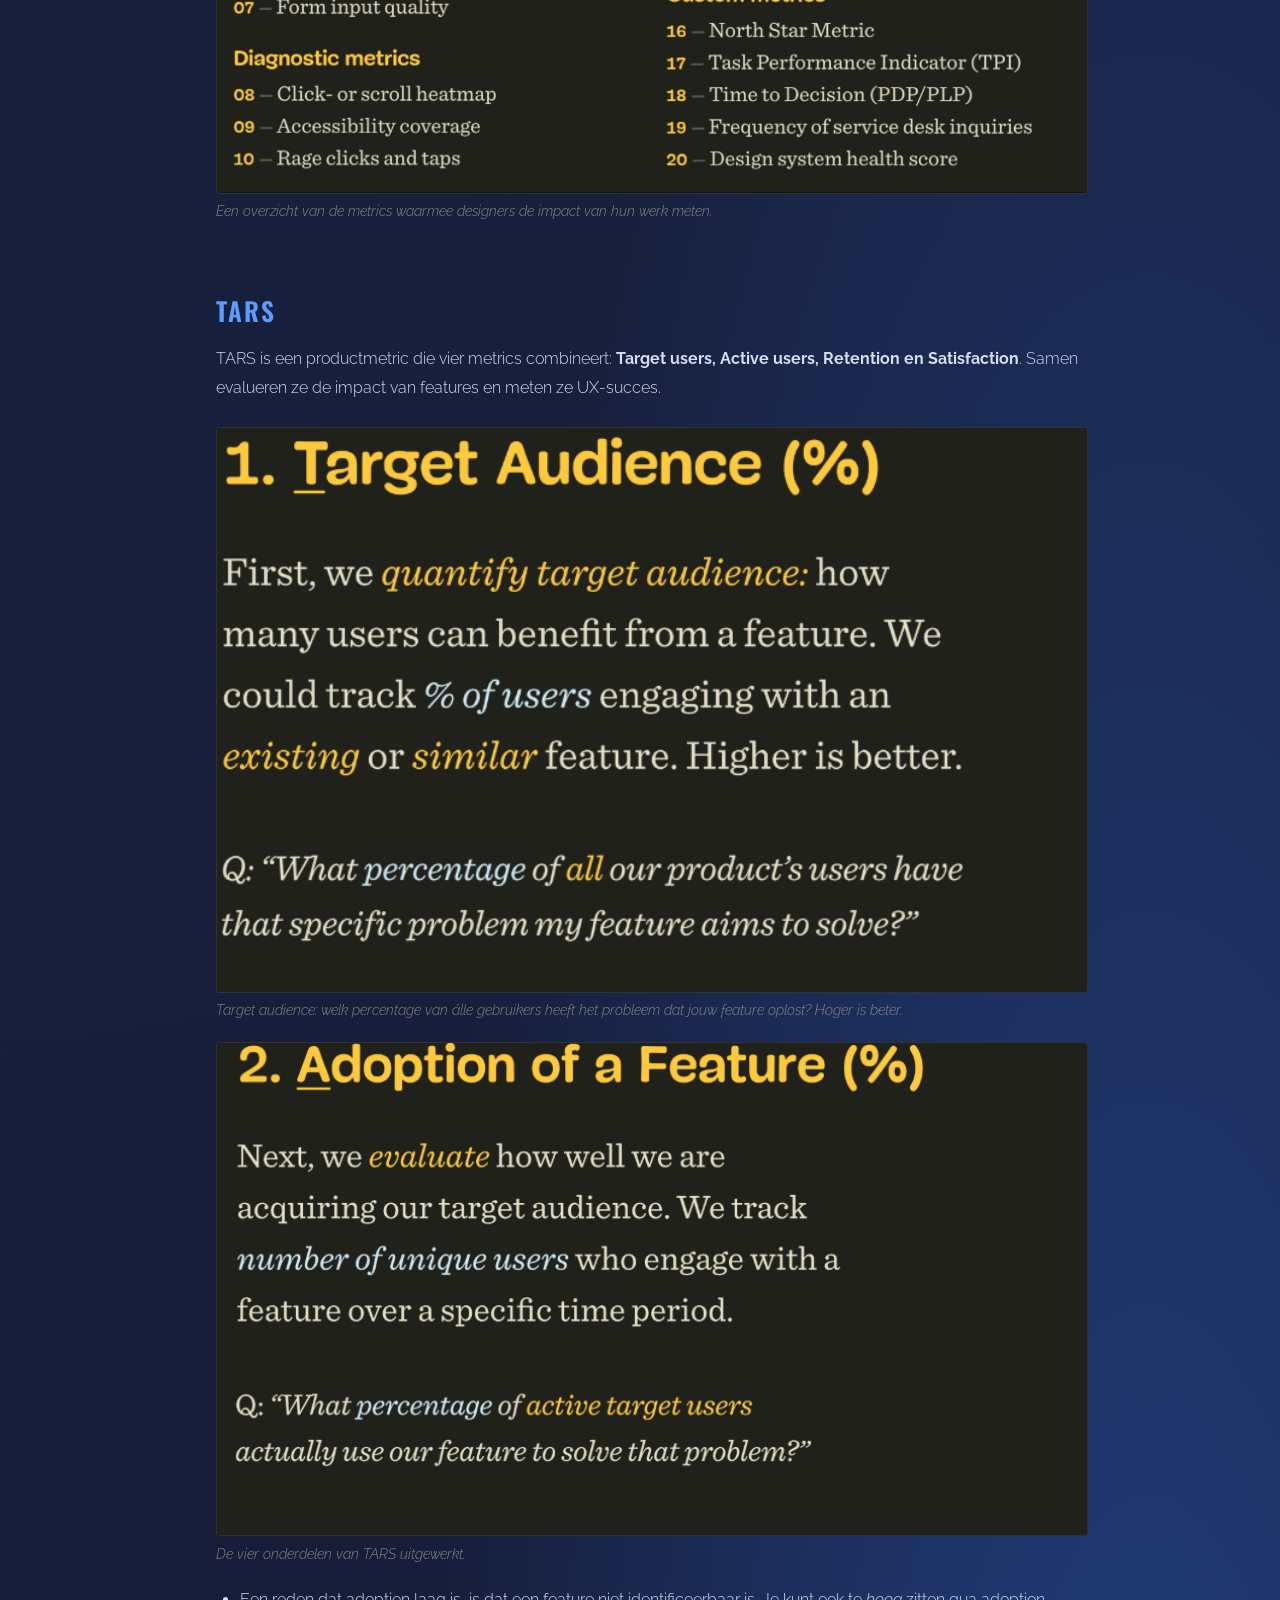
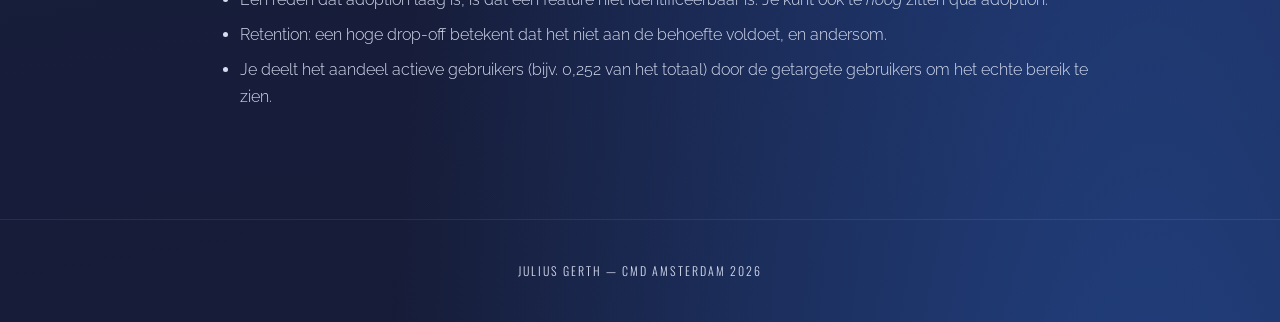
<file: weekly-nerds/vitali-ux-workshop.html>
<!DOCTYPE html>
<html lang="nl">
<head>
    <meta charset="UTF-8">
    <meta name="viewport" content="width=device-width, initial-scale=1.0">
    <title>Weekly Nerd #11 — UX-workshop met Vitali</title>
    <link rel="icon" type="image/svg+xml" href="../images/rugby-football-svgrepo-com.svg">
    <link rel="stylesheet" href="../style.css">
    <link rel="stylesheet" href="nerd.css">
</head>
<body>

    <nav>
        <ul>
            <li><a href="../index.html#over-mij">Over mij →</a></li>
            <li><a href="../index.html#weekly-nerds">Weekly Nerds →</a></li>
            <li><a href="../index.html#projecten">Projecten →</a></li>
            <li><a href="../index.html#reflectie">Leerdoelen & Reflectie →</a></li>
        </ul>
    </nav>

    <main class="nerd-page">

        <a class="back-link" href="../index.html#weekly-nerds">← Terug naar Weekly Nerds</a>

        <header class="nerd-header">
            <p class="nerd-nummer">Weekly Nerd #11</p>
            <h1>UX-workshop met Vitali</h1>
            <p class="nerd-meta">Hoe meet je de impact van UX/design?</p>
        </header>

        <article class="nerd-content">

            <section>
                <h2>De impact van design</h2>
                <p>Zodra je begint met meten, word je verantwoordelijk. Daarom moet je goed weten <em>wat</em> je meet en waarom.</p>

                <figure class="nerd-figure">
                    <img src="../images/vitali/functional-nonfunctional.png" alt="Slide over functionele versus niet-functionele requirements.">
                    <figcaption>Functioneel = features die je moet implementeren. Niet-functioneel = voor naleving (compliance).</figcaption>
                </figure>

                <h3>Behoeften versus doelen</h3>
                <ul>
                    <li><strong>User needs</strong> — wat de gebruiker daadwerkelijk nodig heeft.</li>
                    <li><strong>User goals</strong> — wat de gebruiker dénkt dat hij wil doen.</li>
                </ul>
            </section>

            <section>
                <h2>Waarde-architectuur</h2>
                <p>Een model om de acties van een bedrijf te koppelen aan de waarde die het creëert voor klanten én aan bedrijfsresultaten. Het is ontworpen om de "value gap" te overbruggen tussen het werk van het team en de meetbare impact ervan.</p>

                <figure class="nerd-figure">
                    <img src="../images/vitali/value-architecture.png" alt="Diagram van solution space, problem space en reality met lagen van surface tot the real world.">
                    <figcaption>Van het echte (rommelige) leven, via observed behaviour en user needs, naar de oplossing: conceptueel model, interactie en surface.</figcaption>
                </figure>

                <ul>
                    <li>Features moeten geleverd worden aan het publiek: kan een gebruiker iets niet vinden, dan wordt het iets van 0 waarde.</li>
                    <li>De North Star maakt deel uit van de belangrijkste KPI van het bedrijf.</li>
                    <li>De user journey is altijd lineair, terwijl de echte wereld dat niet is — die is rommelig.</li>
                    <li>Bevriend je met het salesteam: zij hebben een goede band met en kennis van de klant.</li>
                </ul>
            </section>

            <section>
                <h2>Return on Investment (ROI)</h2>
                <p>Het management wil doorgaans een ROI &gt; 15% zien. Return is meer omzet, maar ook lagere kosten, uitgaven en risico's. Positioneer de waarde die je creëert aan de hand van de waarde die je hebt geleverd. De ROI moet minimaal 15% zijn, maar hoe hoger, hoe beter.</p>

                <figure class="nerd-figure">
                    <img src="../images/vitali/roi.png" alt="Slide over return on investment.">
                    <figcaption>Je kunt altijd terugvallen op twee knoppen: omzet verhogen en kosten verlagen.</figcaption>
                </figure>

                <h3>Projected user hours berekenen</h3>
                <p>Check eerst hoe lang een gebruiker er nu over doet. Stel: 5000 gebruikers, die het 10× per maand gebruiken en er ~1 uur over doen. Na het optimaliseren meet je opnieuw hoeveel tijd ze nodig hebben — het verschil is de bespaarde tijd.</p>

                <h3>Support hours berekenen</h3>
                <p>Vraag hoeveel tijd het kost om een probleem voor gebruikers op te lossen, en als tweede vraag: hoe vaak het voorkomt.</p>

                <h3>Vanity metrics &amp; adoption</h3>
                <ul>
                    <li>Sessieduur doet er niet echt toe — dat is een vanity metric.</li>
                    <li>De adoption rate check je tegen het verleden: voor een side feature is ~20% al hoog, voor een core feature is 40–60% heel gebruikelijk.</li>
                    <li>Zelfs bij iets experimenteels kun je het altijd aan iets koppelen.</li>
                </ul>

                <h3>Stakeholders</h3>
                <p>Bij weerstand: zijn ze het oneens met het <em>probleem</em>, met de <em>manier</em> waarop je het aanpakt, of denken ze dat je het <em>doel</em> niet haalt door dat probleem op te lossen?</p>
            </section>

            <section>
                <h2>Customer Lifetime Value</h2>
                <p>De CLV is heel belangrijk: customer value × gemiddelde customer lifespan, oftewel average purchase value × average frequency rate. Meestal bedoelt men niet de gemiddelde levensduur, maar de <strong>geactiveerde</strong> klant — iemand die al klant is en actief blijft (afhankelijk van het product).</p>
                <p><strong>Voting is een slecht idee.</strong> Waarom? Je gokt eigenlijk, en mensen stemmen vooral op dingen waar al op gestemd is.</p>
            </section>

            <section>
                <h2>Hoe designers meten</h2>
                <figure class="nerd-figure">
                    <img src="../images/vitali/designers-measure.png" alt="Overzichtsslide met metrics die designers gebruiken.">
                    <figcaption>Een overzicht van de metrics waarmee designers de impact van hun werk meten.</figcaption>
                </figure>
            </section>

            <section>
                <h2>TARS</h2>
                <p>TARS is een productmetric die vier metrics combineert: <strong>Target users, Active users, Retention en Satisfaction</strong>. Samen evalueren ze de impact van features en meten ze UX-succes.</p>

                <figure class="nerd-figure">
                    <img src="../images/vitali/tars.png" alt="Slide: 1. Target Audience (%) — kwantificeer hoeveel gebruikers baat hebben bij een feature.">
                    <figcaption>Target audience: welk percentage van álle gebruikers heeft het probleem dat jouw feature oplost? Hoger is beter.</figcaption>
                </figure>

                <figure class="nerd-figure">
                    <img src="../images/vitali/tars-detail.png" alt="Detailslide van het TARS-model.">
                    <figcaption>De vier onderdelen van TARS uitgewerkt.</figcaption>
                </figure>

                <ul>
                    <li>Een reden dat adoption laag is, is dat een feature niet identificeerbaar is. Je kunt ook te <em>hoog</em> zitten qua adoption.</li>
                    <li>Retention: een hoge drop-off betekent dat het niet aan de behoefte voldoet, en andersom.</li>
                    <li>Je deelt het aandeel actieve gebruikers (bijv. 0,252 van het totaal) door de getargete gebruikers om het echte bereik te zien.</li>
                </ul>
            </section>

        </article>

    </main>

    <footer>
        <p>Julius Gerth — CMD Amsterdam 2026</p>
    </footer>

</body>
</html>
</file>
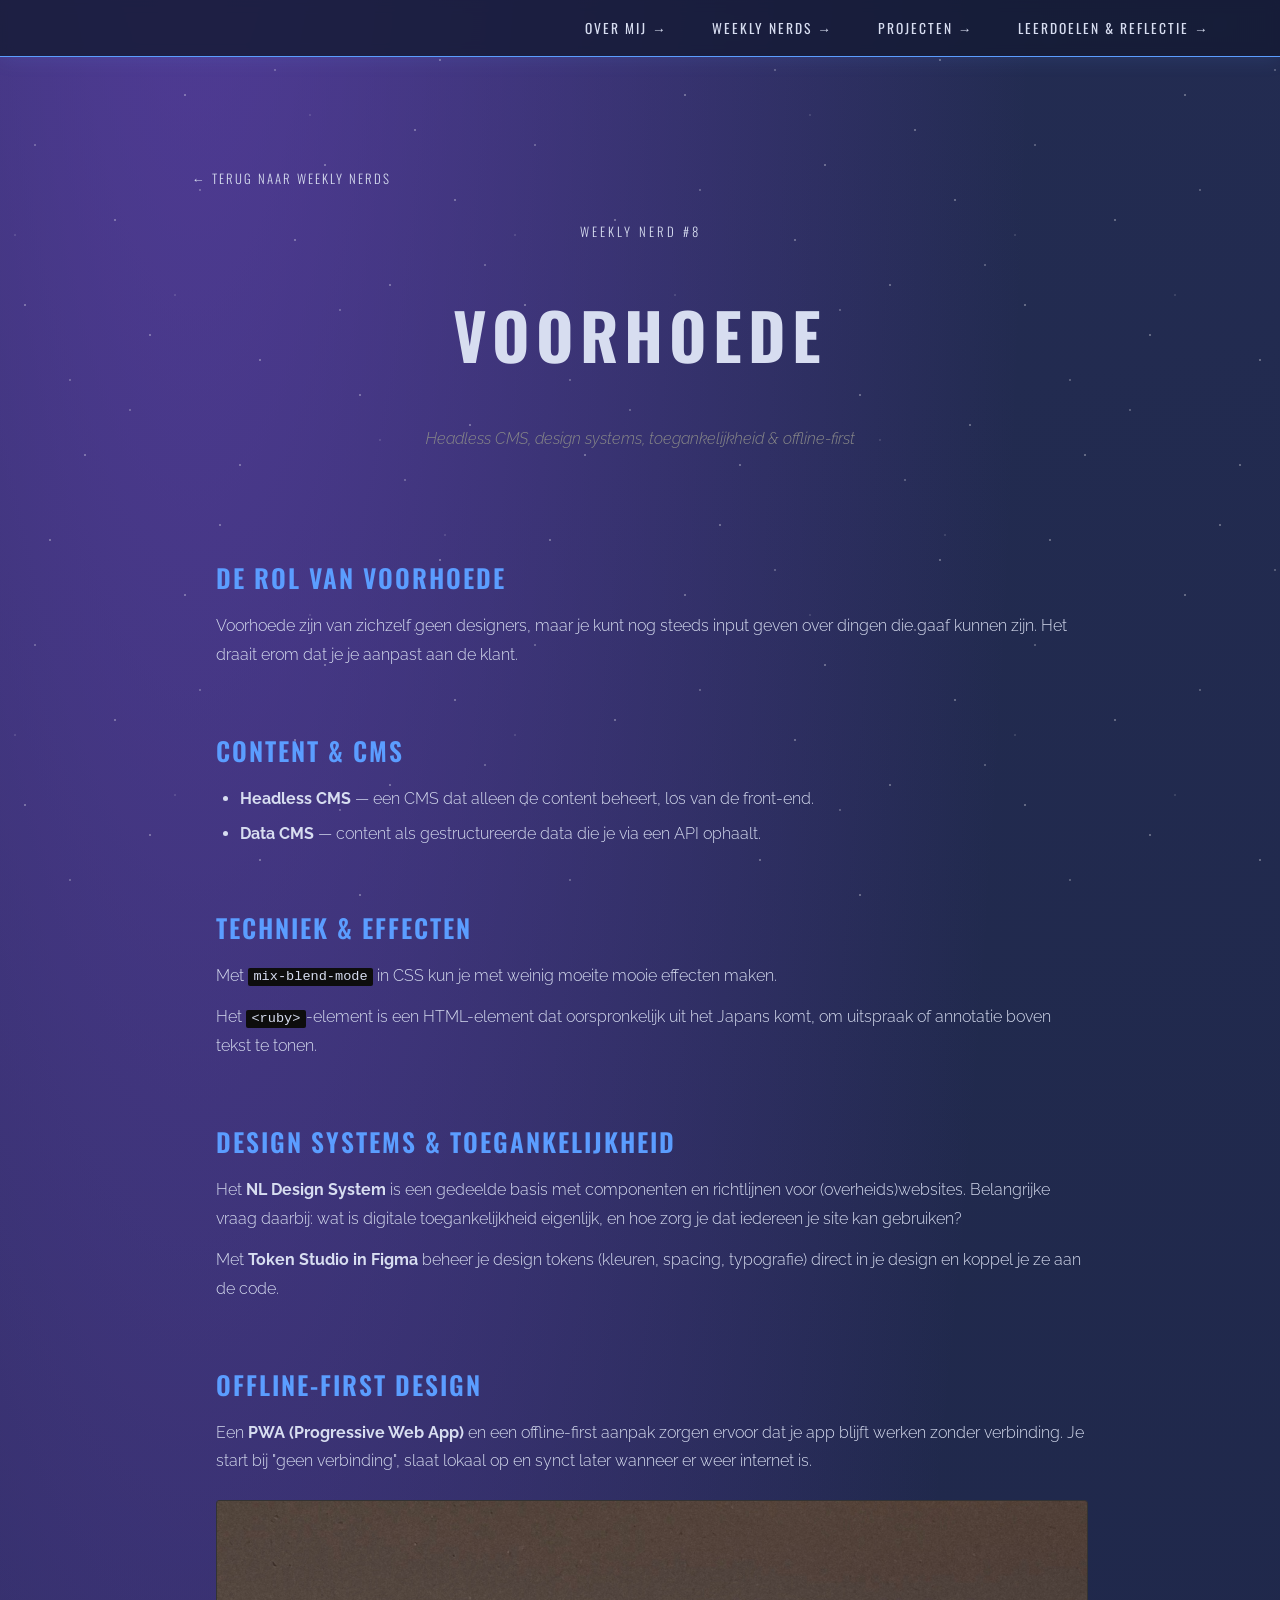
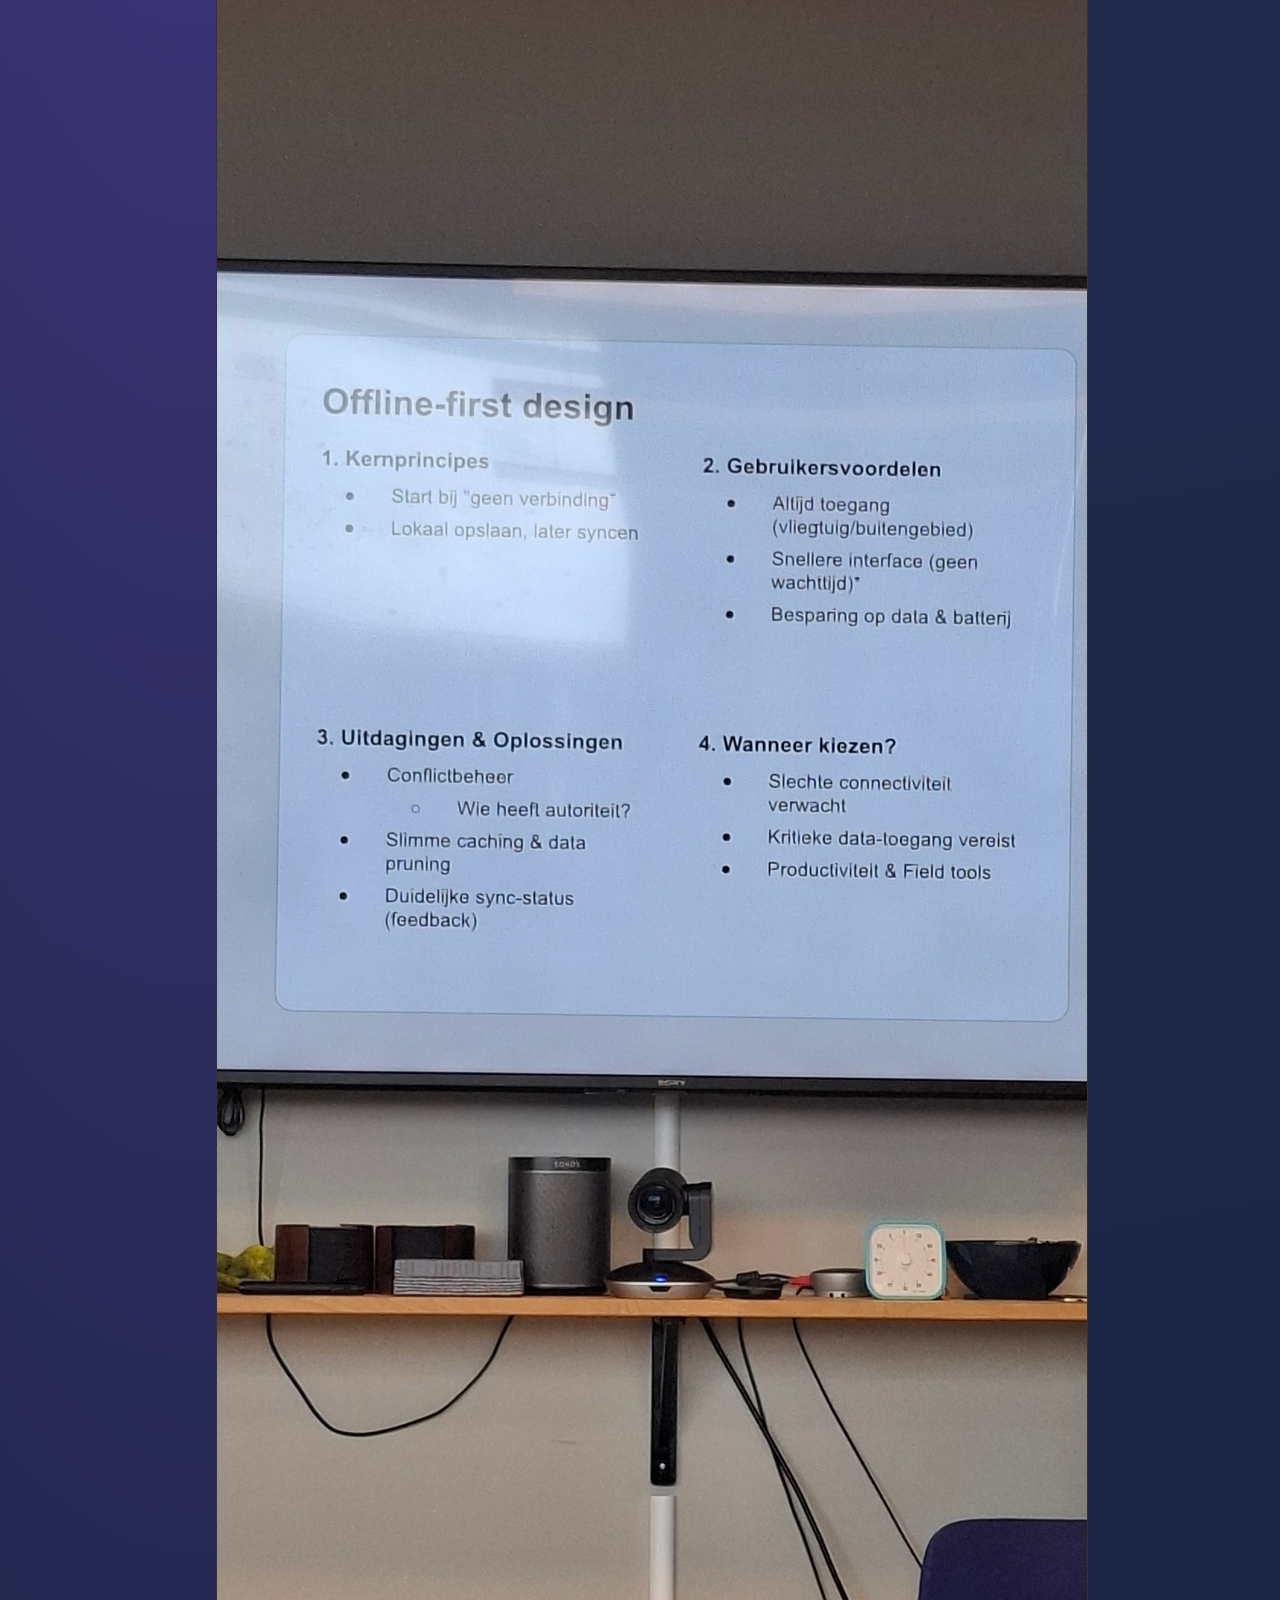
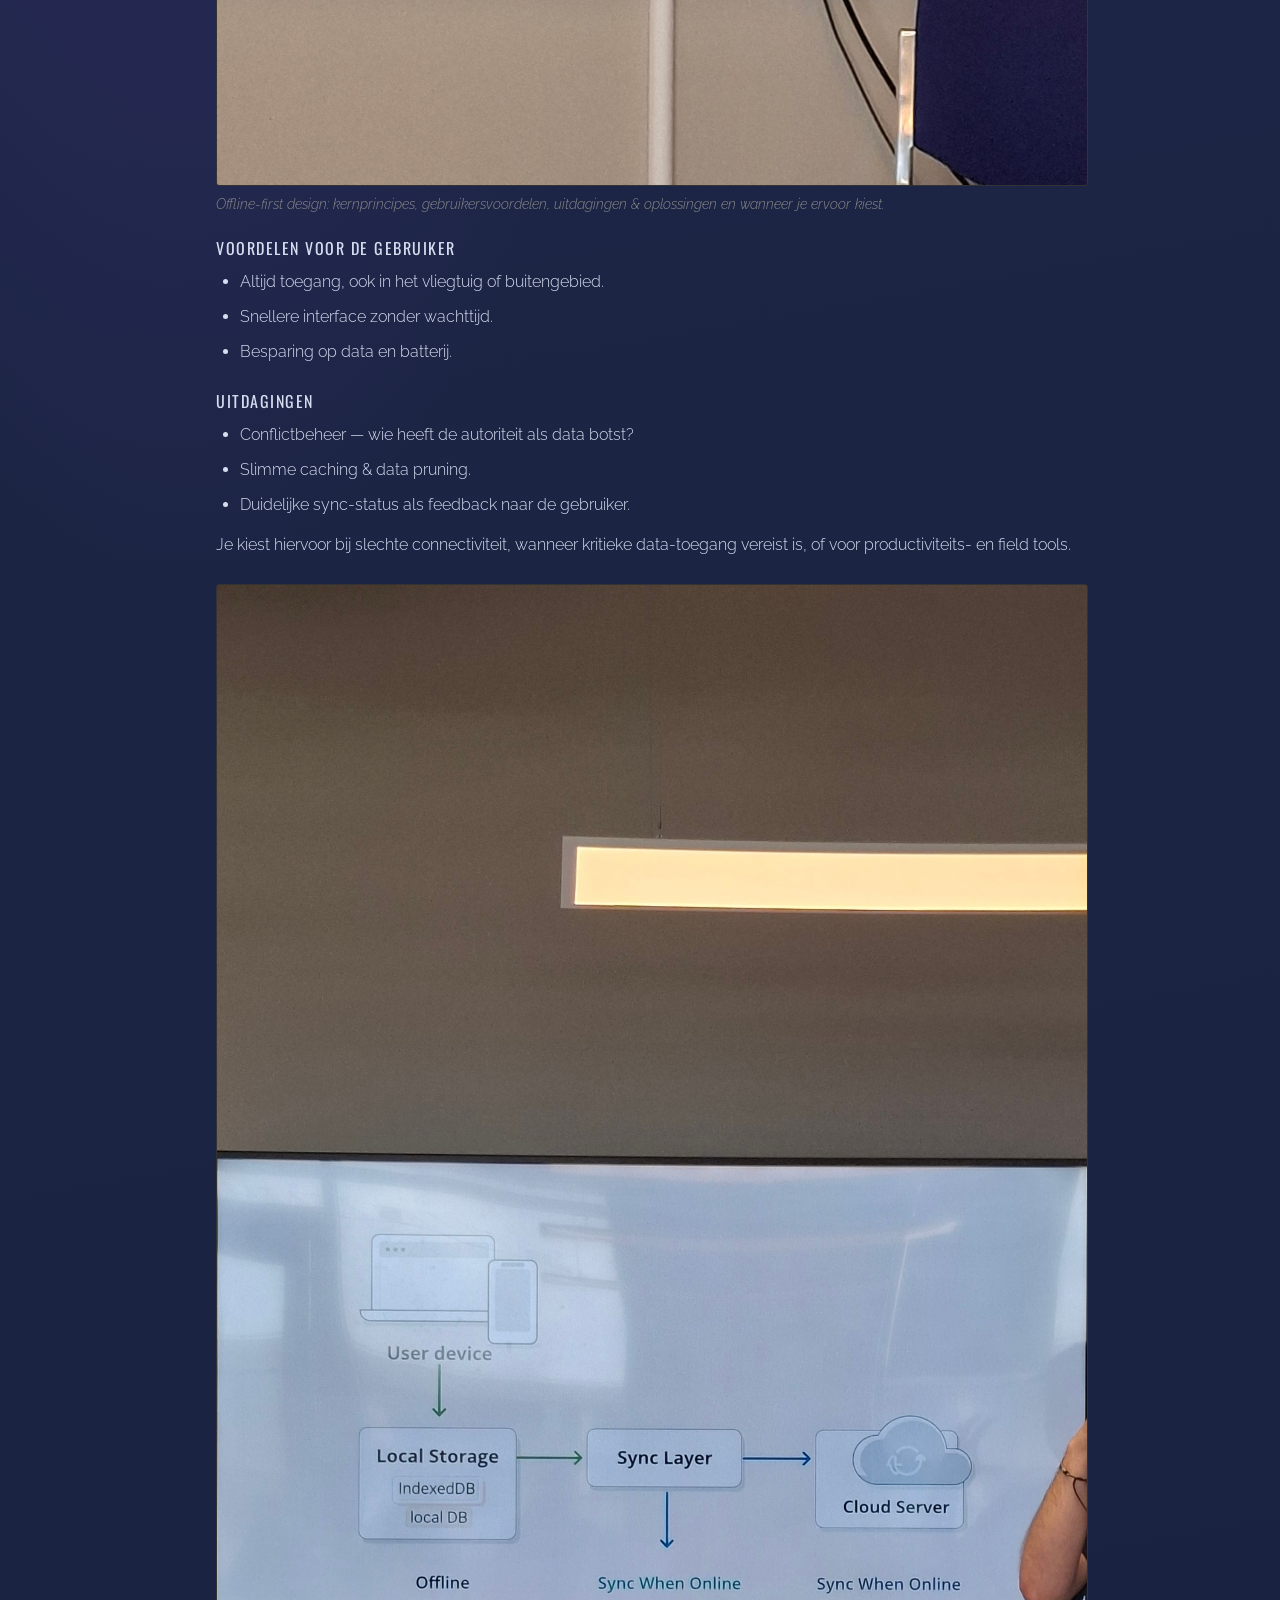
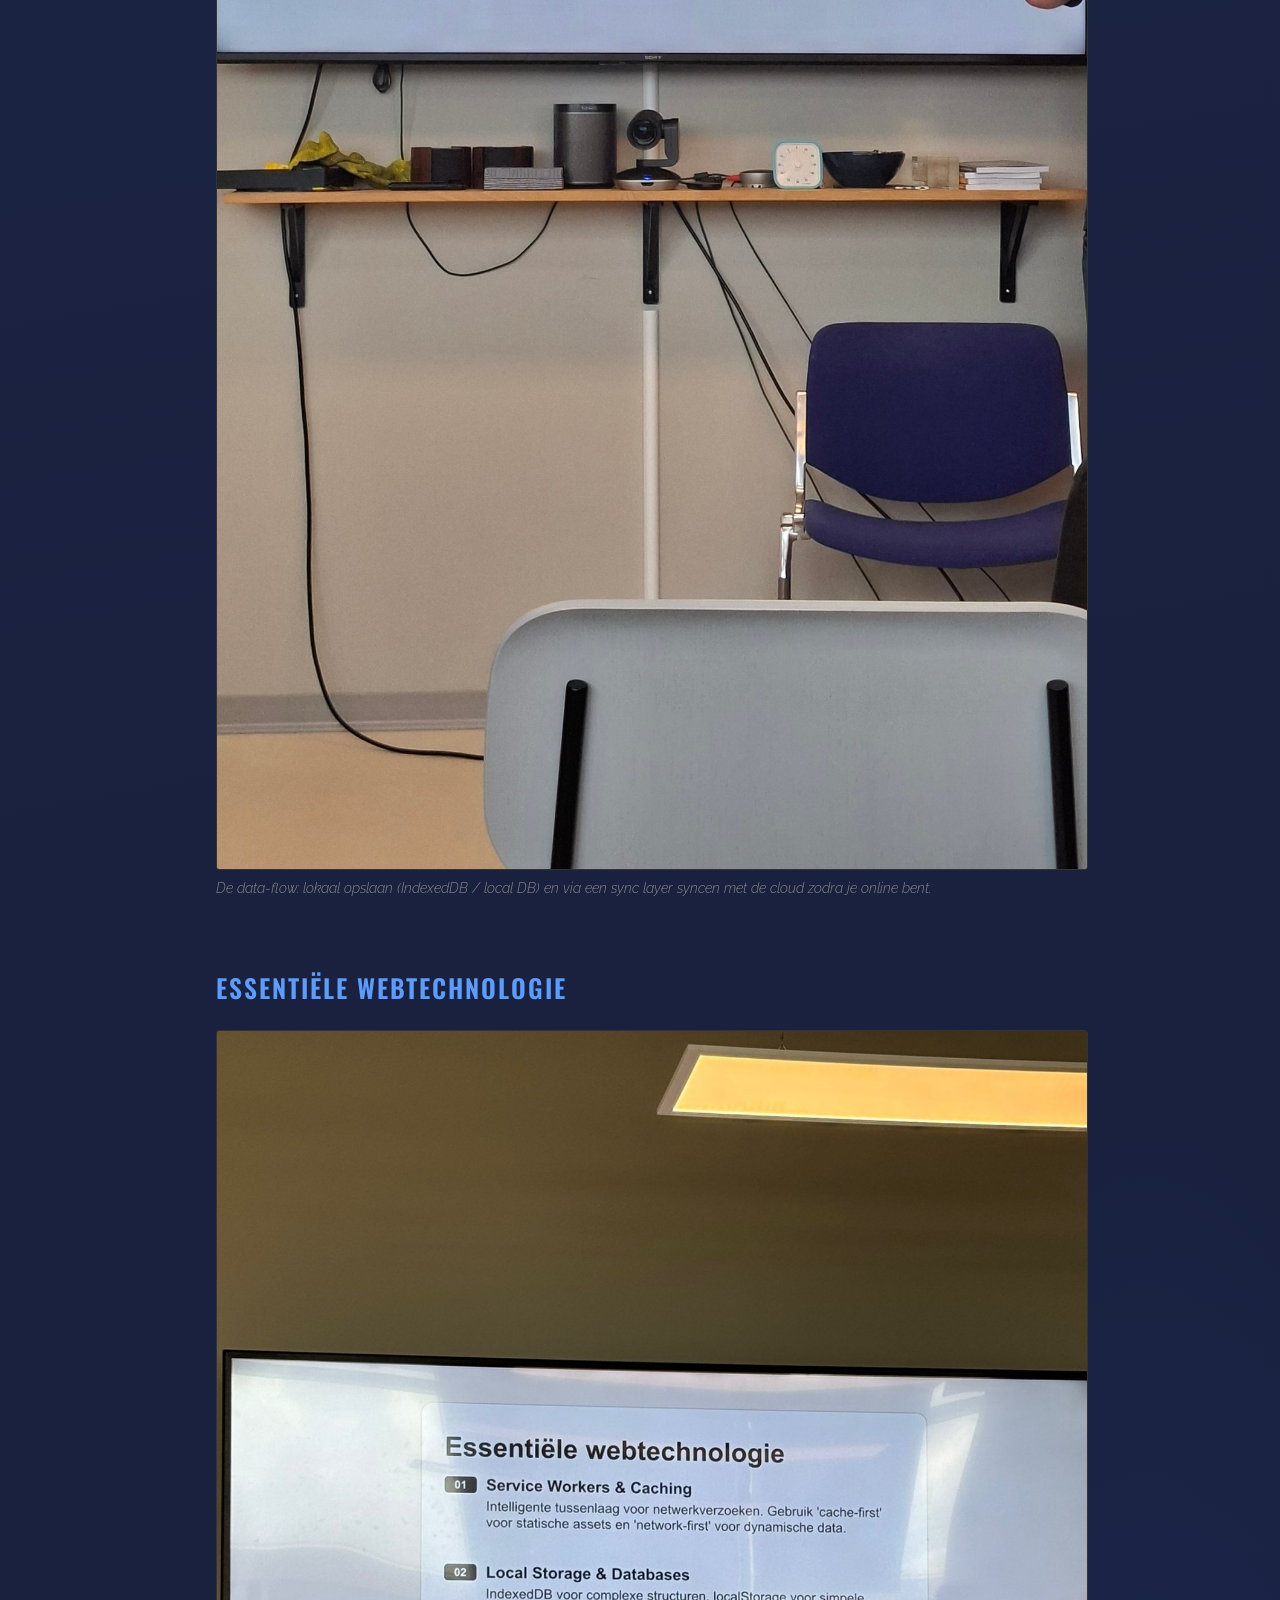
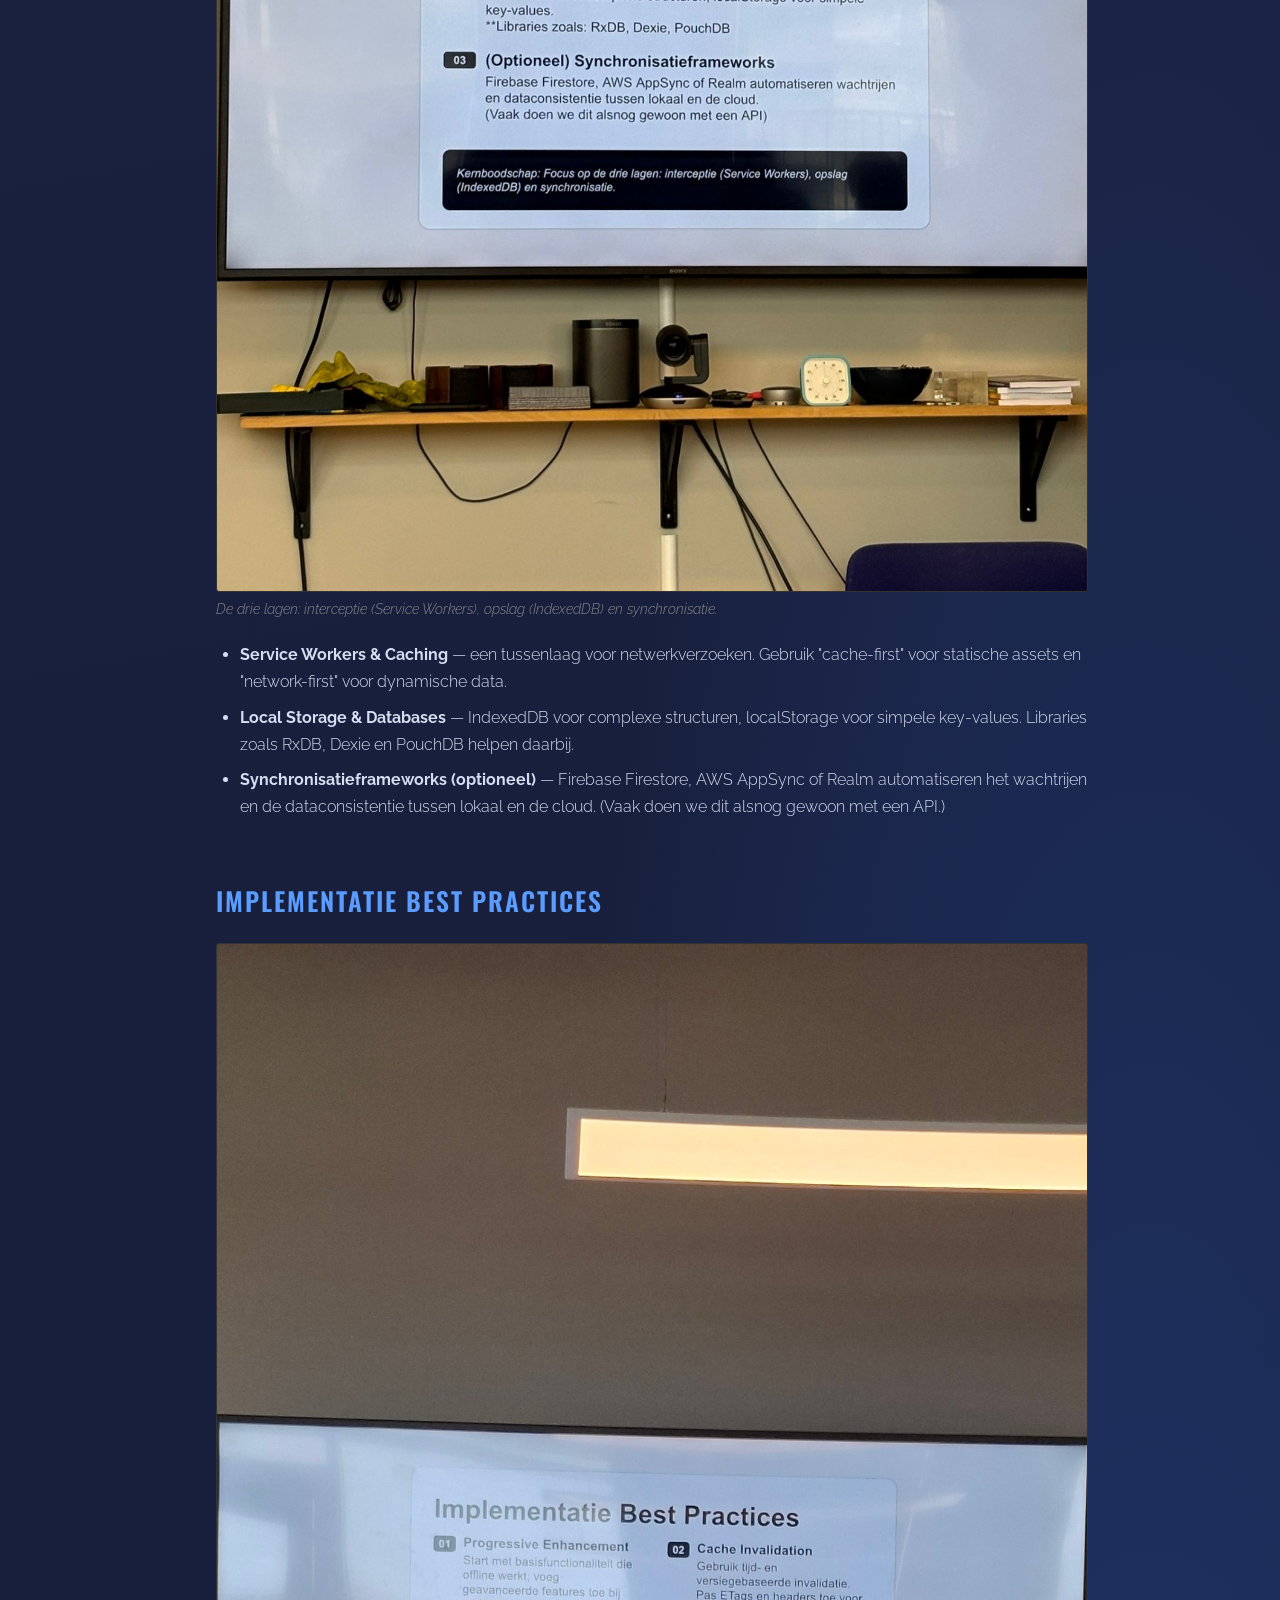
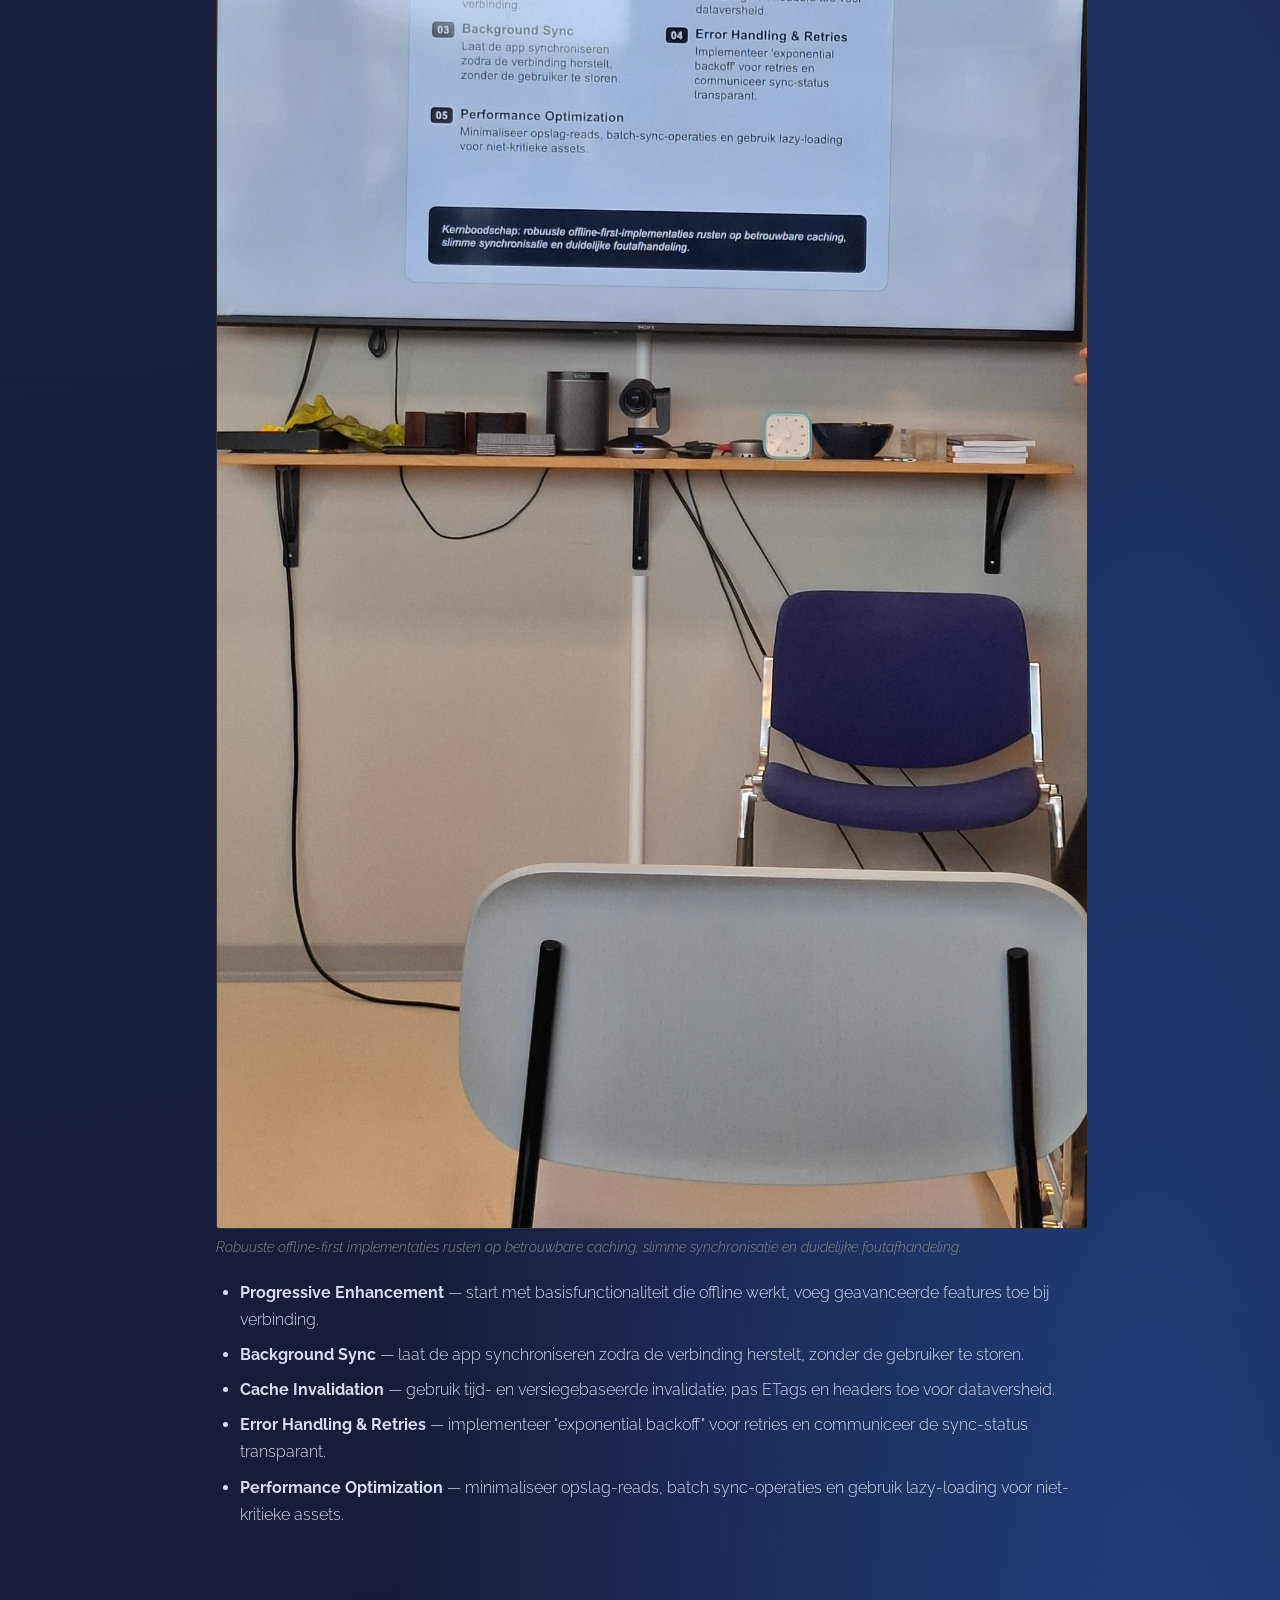
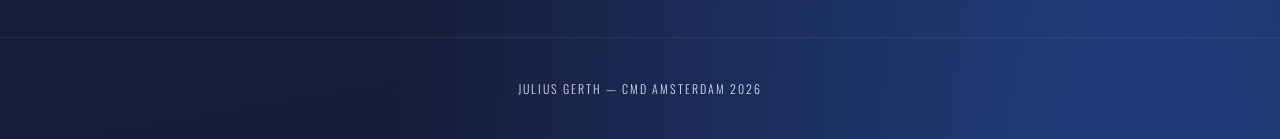
<file: weekly-nerds/voorhoede.html>
<!DOCTYPE html>
<html lang="nl">
<head>
    <meta charset="UTF-8">
    <meta name="viewport" content="width=device-width, initial-scale=1.0">
    <title>Weekly Nerd #8 — Voorhoede</title>
    <link rel="icon" type="image/svg+xml" href="../images/rugby-football-svgrepo-com.svg">
    <link rel="stylesheet" href="../style.css">
    <link rel="stylesheet" href="nerd.css">
</head>
<body>

    <nav>
        <ul>
            <li><a href="../index.html#over-mij">Over mij →</a></li>
            <li><a href="../index.html#weekly-nerds">Weekly Nerds →</a></li>
            <li><a href="../index.html#projecten">Projecten →</a></li>
            <li><a href="../index.html#reflectie">Leerdoelen & Reflectie →</a></li>
        </ul>
    </nav>

    <main class="nerd-page">

        <a class="back-link" href="../index.html#weekly-nerds">← Terug naar Weekly Nerds</a>

        <header class="nerd-header">
            <p class="nerd-nummer">Weekly Nerd #8</p>
            <h1>Voorhoede</h1>
            <p class="nerd-meta">Headless CMS, design systems, toegankelijkheid & offline-first</p>
        </header>

        <article class="nerd-content">

            <section>
                <h2>De rol van Voorhoede</h2>
                <p>Voorhoede zijn van zichzelf geen designers, maar je kunt nog steeds input geven over dingen die gaaf kunnen zijn. Het draait erom dat je je aanpast aan de klant.</p>
            </section>

            <section>
                <h2>Content & CMS</h2>
                <ul>
                    <li><strong>Headless CMS</strong> — een CMS dat alleen de content beheert, los van de front-end.</li>
                    <li><strong>Data CMS</strong> — content als gestructureerde data die je via een API ophaalt.</li>
                </ul>
            </section>

            <section>
                <h2>Techniek & effecten</h2>
                <p>Met <code>mix-blend-mode</code> in CSS kun je met weinig moeite mooie effecten maken.</p>
                <p>Het <code>&lt;ruby&gt;</code>-element is een HTML-element dat oorspronkelijk uit het Japans komt, om uitspraak of annotatie boven tekst te tonen.</p>
            </section>

            <section>
                <h2>Design systems & toegankelijkheid</h2>
                <p>Het <strong>NL Design System</strong> is een gedeelde basis met componenten en richtlijnen voor (overheids)websites. Belangrijke vraag daarbij: wat is digitale toegankelijkheid eigenlijk, en hoe zorg je dat iedereen je site kan gebruiken?</p>
                <p>Met <strong>Token Studio in Figma</strong> beheer je design tokens (kleuren, spacing, typografie) direct in je design en koppel je ze aan de code.</p>
            </section>

            <section>
                <h2>Offline-first design</h2>
                <p>Een <strong>PWA (Progressive Web App)</strong> en een offline-first aanpak zorgen ervoor dat je app blijft werken zonder verbinding. Je start bij "geen verbinding", slaat lokaal op en synct later wanneer er weer internet is.</p>

                <figure class="nerd-figure">
                    <img src="../images/voorhoede/offline-first-design.jpeg" alt="Slide over offline-first design met kernprincipes, gebruikersvoordelen, uitdagingen en wanneer kiezen.">
                    <figcaption>Offline-first design: kernprincipes, gebruikersvoordelen, uitdagingen & oplossingen en wanneer je ervoor kiest.</figcaption>
                </figure>

                <h3>Voordelen voor de gebruiker</h3>
                <ul>
                    <li>Altijd toegang, ook in het vliegtuig of buitengebied.</li>
                    <li>Snellere interface zonder wachttijd.</li>
                    <li>Besparing op data en batterij.</li>
                </ul>

                <h3>Uitdagingen</h3>
                <ul>
                    <li>Conflictbeheer — wie heeft de autoriteit als data botst?</li>
                    <li>Slimme caching & data pruning.</li>
                    <li>Duidelijke sync-status als feedback naar de gebruiker.</li>
                </ul>

                <p>Je kiest hiervoor bij slechte connectiviteit, wanneer kritieke data-toegang vereist is, of voor productiviteits- en field tools.</p>

                <figure class="nerd-figure">
                    <img src="../images/voorhoede/sync-flow.jpeg" alt="Diagram: user device naar local storage (IndexedDB / local DB), via sync layer naar cloud server.">
                    <figcaption>De data-flow: lokaal opslaan (IndexedDB / local DB) en via een sync layer syncen met de cloud zodra je online bent.</figcaption>
                </figure>
            </section>

            <section>
                <h2>Essentiële webtechnologie</h2>

                <figure class="nerd-figure">
                    <img src="../images/voorhoede/essentiele-webtechnologie.jpeg" alt="Slide over service workers & caching, local storage & databases en synchronisatieframeworks.">
                    <figcaption>De drie lagen: interceptie (Service Workers), opslag (IndexedDB) en synchronisatie.</figcaption>
                </figure>

                <ul>
                    <li><strong>Service Workers & Caching</strong> — een tussenlaag voor netwerkverzoeken. Gebruik "cache-first" voor statische assets en "network-first" voor dynamische data.</li>
                    <li><strong>Local Storage & Databases</strong> — IndexedDB voor complexe structuren, localStorage voor simpele key-values. Libraries zoals RxDB, Dexie en PouchDB helpen daarbij.</li>
                    <li><strong>Synchronisatieframeworks (optioneel)</strong> — Firebase Firestore, AWS AppSync of Realm automatiseren het wachtrijen en de dataconsistentie tussen lokaal en de cloud. (Vaak doen we dit alsnog gewoon met een API.)</li>
                </ul>
            </section>

            <section>
                <h2>Implementatie best practices</h2>

                <figure class="nerd-figure">
                    <img src="../images/voorhoede/implementatie-best-practices.jpeg" alt="Slide met implementatie best practices voor offline-first: progressive enhancement, background sync, cache invalidation, error handling en performance.">
                    <figcaption>Robuuste offline-first implementaties rusten op betrouwbare caching, slimme synchronisatie en duidelijke foutafhandeling.</figcaption>
                </figure>

                <ul>
                    <li><strong>Progressive Enhancement</strong> — start met basisfunctionaliteit die offline werkt, voeg geavanceerde features toe bij verbinding.</li>
                    <li><strong>Background Sync</strong> — laat de app synchroniseren zodra de verbinding herstelt, zonder de gebruiker te storen.</li>
                    <li><strong>Cache Invalidation</strong> — gebruik tijd- en versiegebaseerde invalidatie; pas ETags en headers toe voor dataversheid.</li>
                    <li><strong>Error Handling & Retries</strong> — implementeer "exponential backoff" voor retries en communiceer de sync-status transparant.</li>
                    <li><strong>Performance Optimization</strong> — minimaliseer opslag-reads, batch sync-operaties en gebruik lazy-loading voor niet-kritieke assets.</li>
                </ul>
            </section>

        </article>

    </main>

    <footer>
        <p>Julius Gerth — CMD Amsterdam 2026</p>
    </footer>

</body>
</html>
</file>
<file: style.css>
/* Fonts via Bunny Fonts (privacy-/GDPR-vriendelijk, geen Google) — zelfde
   lettertypen Oswald & Raleway: https://fonts.bunny.net */
@import url('https://fonts.bunny.net/css?family=oswald:300,400,600,700|raleway:300,400,300i&display=swap');

/* ============================
   Themes
   ----------------------------
   Two Star Wars themes, following the system color-scheme setting:
   - Dark Side  (default / dark mode): yellow crawl on black space
   - Light Side (light mode): blue lightsaber on a daylit Jedi sky
   ============================ */

:root {
    --accent: #FFE81F;
    --accent-dim: #c9b800;
    --bg: #000;
    --bg-panel: #0a0a12;
    --bg-panel-hover: #0f0f1a;
    --text: #d4d0c8;
    --text-muted: #999;
    --text-bright: #ffffff;
    --panel-border: #ffffff11;
    --panel-border-soft: #ffffff0d;
    --panel-border-strong: #333;
    --nav-bg: rgba(0, 0, 0, 0.92);
    --overlay-bg: rgba(0, 0, 0, 0.72);
    --footer-border: #111;
    --footer-text: #555;
    --scrollbar-track: #222;
    --glow: 0 0 6px var(--accent), 0 0 20px var(--accent), 0 0 40px var(--accent-dim);
    /* color-mix() mengt het accent met transparant voor zachte gloed:
       https://developer.mozilla.org/en-US/docs/Web/CSS/color_value/color-mix */
    --glow-soft: 0 0 4px color-mix(in srgb, var(--accent) 53%, transparent),
                 0 0 12px color-mix(in srgb, var(--accent) 27%, transparent);
    --star-display: block;
    --star-bright: #fff;
    --star-mid: #fffa;
    --star-dim: #fff6;
    --page-gradient: none;
    --border-radius: 3px;
}

@media (prefers-color-scheme: light) {
    :root {
        /* Light Side, heroverwogen: geen daglicht-hemel maar een
           schemering/nevel — diep indigo dat overgaat in paars, met
           een lichtsabel-blauwe accent. Ruimtesfeer i.p.v. wit. */
        --accent: #5b9dff;
        --accent-dim: #3f7fe0;
        --bg: #1b2342;
        --bg-panel: rgba(40, 52, 96, 0.45);
        --bg-panel-hover: rgba(56, 70, 124, 0.6);
        --text: #d7ddf0;
        --text-muted: #97a3c7;
        --text-bright: #ffffff;
        --panel-border: #ffffff1a;
        --panel-border-soft: #ffffff12;
        --panel-border-strong: #ffffff33;
        --nav-bg: rgba(20, 26, 52, 0.82);
        --overlay-bg: rgba(8, 12, 28, 0.6);
        --footer-border: #ffffff14;
        --footer-text: #7d88ac;
        --scrollbar-track: #2a3358;
        --glow: 0 0 6px var(--accent), 0 0 18px color-mix(in srgb, var(--accent) 60%, transparent),
                0 0 40px color-mix(in srgb, var(--accent-dim) 35%, transparent);
        --glow-soft: 0 0 4px color-mix(in srgb, var(--accent) 45%, transparent),
                     0 0 12px color-mix(in srgb, var(--accent) 25%, transparent);
        /* Heldere sterren op de schemerhemel, net als dark mode. */
        --star-display: block;
        --star-bright: #ffffff;
        --star-mid: #ffffffcc;
        --star-dim: #ffffff66;
        /* Nevel: paarse gloed linksboven, blauwe gloed rechtsonder,
           op een diep indigo veld. */
        --page-gradient:
            radial-gradient(120% 80% at 15% -5%, color-mix(in srgb, #7b4ad6 55%, transparent) 0%, transparent 55%),
            radial-gradient(110% 90% at 90% 110%, color-mix(in srgb, #2f6bd6 50%, transparent) 0%, transparent 55%),
            linear-gradient(170deg, #232c52 0%, #1b2342 45%, #161c38 100%);
    }
}

/* ============================
   Reset & Base
   ============================ */

* {
    margin: 0;
    padding: 0;
    box-sizing: border-box;
}

html {
    scroll-behavior: smooth;
    scrollbar-color: var(--accent-dim) var(--scrollbar-track);
}

body {
    width: 100dvw;
    min-height: 100vh;
    font-family: 'Raleway', Helvetica, sans-serif;
    font-weight: 300;
    background-color: var(--bg);
    background-image: var(--page-gradient);
    color: var(--text);
    overflow-x: hidden;
    transition: background-color 0.4s, color 0.4s;
}

/* Sterrenveld opgebouwd uit tientallen kleine radial-gradients:
   https://developer.mozilla.org/en-US/docs/Web/CSS/gradient/radial-gradient */
body::before {
    content: '';
    position: fixed;
    inset: 0;
    z-index: -1;
    display: var(--star-display);
    background-image:
        radial-gradient(1px 1px at 10% 8%,  var(--star-bright), transparent),
        radial-gradient(1px 1px at 23% 44%, var(--star-bright), transparent),
        radial-gradient(1px 1px at 37% 19%, var(--star-bright), transparent),
        radial-gradient(1px 1px at 52% 72%, var(--star-bright), transparent),
        radial-gradient(1px 1px at 65% 33%, var(--star-bright), transparent),
        radial-gradient(1px 1px at 78% 57%, var(--star-bright), transparent),
        radial-gradient(1px 1px at 88% 12%, var(--star-bright), transparent),
        radial-gradient(1px 1px at 94% 85%, var(--star-bright), transparent),
        radial-gradient(1px 1px at 5%  61%, var(--star-bright), transparent),
        radial-gradient(1px 1px at 17% 91%, var(--star-bright), transparent),
        radial-gradient(1px 1px at 44% 5%,  var(--star-bright), transparent),
        radial-gradient(1px 1px at 59% 48%, var(--star-bright), transparent),
        radial-gradient(1px 1px at 72% 79%, var(--star-bright), transparent),
        radial-gradient(1px 1px at 83% 26%, var(--star-bright), transparent),
        radial-gradient(1px 1px at 30% 67%, var(--star-bright), transparent),
        radial-gradient(1px 1px at 48% 93%, var(--star-bright), transparent),
        radial-gradient(1px 1px at 91% 40%, var(--star-bright), transparent),
        radial-gradient(1px 1px at 7%  29%, var(--star-mid), transparent),
        radial-gradient(1px 1px at 55% 14%, var(--star-mid), transparent),
        radial-gradient(1px 1px at 68% 62%, var(--star-mid), transparent),
        radial-gradient(1px 1px at 14% 76%, var(--star-mid), transparent),
        radial-gradient(1px 1px at 40% 38%, var(--star-mid), transparent),
        radial-gradient(1px 1px at 97% 53%, var(--star-mid), transparent),
        radial-gradient(1px 1px at 26% 82%, var(--star-mid), transparent),
        radial-gradient(1px 1px at 81% 96%, var(--star-mid), transparent),
        radial-gradient(1px 1px at 3%  47%, var(--star-dim), transparent),
        radial-gradient(1px 1px at 35% 59%, var(--star-dim), transparent),
        radial-gradient(1px 1px at 62% 23%, var(--star-dim), transparent),
        radial-gradient(1px 1px at 76% 88%, var(--star-dim), transparent),
        radial-gradient(1px 1px at 89% 7%,  var(--star-dim), transparent);
    background-size: 500px 500px;
    background-repeat: repeat;
}

/* ============================
   Nav   ============================ */

nav {
    position: sticky;
    top: 0;
    z-index: 100;
    width: 100%;
    background: var(--nav-bg);
    border-bottom: 1px solid var(--accent);
    box-shadow: 0 2px 20px color-mix(in srgb, var(--accent) 13%, transparent);
    /* backdrop-filter vervaagt wat áchter de balk zit (glaseffect):
       https://developer.mozilla.org/en-US/docs/Web/CSS/backdrop-filter */
    backdrop-filter: blur(6px);
    padding: 0 1rem;
}

nav ul {
    list-style: none;
    display: flex;
    flex-direction: row;
    flex-wrap: wrap;
    align-items: center;
    justify-content: center;
    gap: 0;
    padding: 0.4rem 0;
    height: auto;
}

nav li a {
    display: block;
    padding: 0.4rem 0.7rem;
    font-family: 'Oswald', sans-serif;
    font-weight: 400;
    font-size: 0.72rem;
    letter-spacing: 1.5px;
    text-transform: uppercase;
    color: var(--text);
    text-decoration: none;
    transition: color 0.2s, background 0.2s;
    line-height: 1.4;
}

nav li a:hover {
    color: var(--accent);
    background: color-mix(in srgb, var(--accent) 6%, transparent);
    text-shadow: var(--glow-soft);
}

/* ============================
   Header   ============================ */

header {
    display: flex;
    flex-direction: column;
    align-items: center;
    justify-content: center;
    padding: 3rem 1.5rem 2.5rem;
    text-align: center;
    gap: 1.5rem;
}

header h1 {
    font-family: 'Oswald', sans-serif;
    font-weight: 700;
    /* clamp() schaalt de tekst mee met het scherm tussen een min en max:
       https://developer.mozilla.org/en-US/docs/Web/CSS/clamp */
    font-size: clamp(1.2rem, 6vw, 6rem);
    letter-spacing: 4px;
    text-transform: uppercase;
    color: var(--accent);
    text-shadow: var(--glow);
    line-height: 1.2;
}

header h2 {
    font-family: 'Oswald', sans-serif;
    font-weight: 300;
    font-size: clamp(1rem, 4vw, 2rem);
    letter-spacing: 6px;
    text-transform: uppercase;
    color: var(--text);
    text-shadow: none;
    margin: 0;
}

header img {
    height: 120px;
    object-fit: contain;
    filter: drop-shadow(0 0 12px color-mix(in srgb, var(--accent) 40%, transparent));
}

/* ============================
   Main & Dividers
   ============================ */

main {
    width: 100%;
}

hr {
    border: none;
    border-top: 1px solid var(--accent-dim);
    box-shadow: var(--glow-soft);
    width: 85%;
    margin: 4rem auto;
}

/* ============================
   Typography
   ============================ */

h2 {
    font-family: 'Oswald', sans-serif;
    font-weight: 600;
    font-size: 2rem;
    letter-spacing: 3px;
    text-transform: uppercase;
    color: var(--accent);
    text-shadow: var(--glow-soft);
    margin-bottom: 1rem;
}

h3 {
    font-family: 'Oswald', sans-serif;
    font-weight: 400;
    font-size: 1rem;
    letter-spacing: 1.5px;
    text-transform: uppercase;
    color: var(--text-bright);
    margin-bottom: 0.4rem;
}

p {
    font-weight: 300;
    line-height: 1.8;
    color: var(--text);
}

a {
    color: var(--accent);
    text-decoration: none;
    transition: text-shadow 0.2s;
}

a:hover {
    text-shadow: var(--glow-soft);
    text-decoration: underline;
}

/* ============================
   Popover / Project preview
   ============================ */

.popover-trigger {
    cursor: pointer;
    transition: transform 0.2s, box-shadow 0.2s;
}

.popover-trigger:hover {
    transform: scale(1.04);
    box-shadow: 0 0 24px color-mix(in srgb, var(--accent) 27%, transparent);
}

.overlay {
    position: fixed;
    inset: 0;
    background: var(--overlay-bg);
    z-index: 9998;
    display: none;
    backdrop-filter: blur(5px);
}

.popover {
    position: fixed;
    top: 50%;
    left: 50%;
    transform: translate(-50%, -50%);
    z-index: 9999;
    display: none;
    border-radius: var(--border-radius);
    overflow: hidden;
    box-shadow: 0 8px 60px rgba(0, 0, 0, 0.7), 0 0 0 1px var(--accent-dim);
}

.popover iframe {
    width: 100%;
    height: 100%;
    border: none;
    display: block;
}

.repo-link {
    font-family: 'Oswald', sans-serif;
    font-size: 0.75rem;
    letter-spacing: 1.5px;
    text-transform: uppercase;
    color: var(--accent);
    text-decoration: none;
    transition: text-shadow 0.2s;
}

.repo-link:hover {
    text-shadow: var(--glow-soft);
    text-decoration: underline;
}

.reflectie {
    font-size: 0.8rem;
    color: var(--text);
    opacity: 0.65;
    margin: 0;
    line-height: 1.5;
}

.popover.desktop {
    width: 95dvw;
    height: 82dvh;
}

.popover.phone {
    width: 85dvw;
    height: 82dvh;
}

.close-btn {
    position: absolute;
    top: -2.2rem;
    right: 0;
    font-family: 'Oswald', sans-serif;
    font-size: 0.7rem;
    letter-spacing: 1.5px;
    text-transform: uppercase;
    background: crimson;
    color: white;
    border: none;
    padding: 5px 10px;
    border-radius: var(--border-radius);
    cursor: pointer;
    z-index: 10000;
    transition: background 0.2s;
}

.close-btn:hover {
    background: #8b0000;
}

.no-scroll {
    overflow: hidden;
}

/* ============================
   Over Mij   ============================ */

#over-mij {
    width: 90%;
    margin: 3rem auto;
    display: flex;
    flex-direction: column;
    gap: 1.5rem;
    scroll-margin-top: 80px;
}

#over-mij p {
    font-size: 1rem;
    width: 100%;
}

#over-mij a {
    display: inline-block;
    margin-top: 1rem;
    font-family: 'Oswald', sans-serif;
    font-size: 0.8rem;
    letter-spacing: 2px;
    text-transform: uppercase;
    color: var(--accent);
    border: 1px solid var(--accent-dim);
    padding: 0.5rem 1.2rem;
    transition: background 0.2s, box-shadow 0.2s;
}

#over-mij a:hover {
    background: color-mix(in srgb, var(--accent) 10%, transparent);
    box-shadow: var(--glow-soft);
    text-decoration: none;
}

/* ============================
   Weekly Nerds   ============================ */

#weekly-nerds {
    width: 90%;
    margin: 0 auto;
    scroll-margin-top: 80px;
}

#weekly-nerds > p {
    margin-bottom: 2rem;
    font-size: 0.95rem;
}

.cards {
    list-style: none;
    display: grid;
    grid-template-columns: 1fr;
    gap: 1.2rem;
}

.card {
    display: flex;
}

.card article {
    display: flex;
    flex-direction: column;
    gap: 0.4rem;
    flex: 1;
    border: 1px solid var(--panel-border);
    border-top: 2px solid var(--accent-dim);
    padding: 1rem;
    background: var(--bg-panel);
    transition: border-color 0.2s, box-shadow 0.2s;
}

.card article:hover {
    border-top-color: var(--accent);
    box-shadow: 0 0 16px color-mix(in srgb, var(--accent) 13%, transparent);
}

.card article h3 {
    font-size: 0.85rem;
    letter-spacing: 1px;
}

.card article p {
    font-size: 0.8rem;
    color: var(--text-muted);
}

.card article a {
    font-family: 'Oswald', sans-serif;
    font-size: 0.75rem;
    letter-spacing: 1.5px;
    text-transform: uppercase;
    margin-top: auto;
    padding-top: 0.4rem;
}

/* ============================
   Projecten   ============================ */

#projecten {
    width: 90%;
    margin: 0 auto;
    scroll-margin-top: 80px;
}

#projecten > p {
    margin-bottom: 2rem;
    font-size: 0.95rem;
}

.project-grid {
    list-style: none;
    display: flex;
    flex-direction: column;
    gap: 2rem;
}

.project-card {
    display: flex;
    flex-direction: column;
    align-items: flex-start;
    gap: 0.8rem;
}

.project-card img {
    width: 100%;
    aspect-ratio: 16 / 9;
    object-fit: cover;
    border-radius: var(--border-radius);
    border: 1px solid var(--panel-border-strong);
    transition: border-color 0.2s, box-shadow 0.2s;
}

.project-card img:hover {
    border-color: var(--accent);
    box-shadow: 0 0 20px color-mix(in srgb, var(--accent) 20%, transparent);
}

.project-card h3 {
    font-size: 0.8rem;
    text-align: center;
    color: var(--text);
    letter-spacing: 1.5px;
}

/* ============================
   Leerdoelen   ============================ */

#leerdoelen {
    width: 90%;
    margin: 3rem auto;
    scroll-margin-top: 80px;
}

#leerdoelen h2 {
    margin-bottom: 2rem;
}

#leerdoelen > section {
    display: flex;
    flex-direction: column;
    gap: 0.6rem;
    background: var(--bg-panel);
    border: 1px solid var(--panel-border-soft);
    border-top: 3px solid var(--accent-dim);
    padding: 1.4rem 1.4rem 1.4rem 1.8rem;
    margin-bottom: 1.2rem;
    cursor: default;
    transition: border-top-color 0.2s, box-shadow 0.2s, background 0.2s, transform 0.2s;
}

#leerdoelen > section:hover {
    border-top-color: var(--accent);
    background: var(--bg-panel-hover);
    box-shadow: 0 0 32px color-mix(in srgb, var(--accent) 16%, transparent),
                inset 0 0 40px color-mix(in srgb, var(--accent) 3%, transparent);
    transform: translateX(6px);
}

#leerdoelen > section h3 {
    font-size: 0.95rem;
    color: var(--accent);
    letter-spacing: 2px;
}

#leerdoelen > section p {
    font-size: 0.9rem;
    line-height: 1.9;
    color: var(--text);
}

/* ============================
   Reflectie   ============================ */

#reflectie {
    width: 90%;
    margin: 3rem auto 5rem;
    scroll-margin-top: 80px;
}

#reflectie h2 {
    margin-bottom: 2rem;
}

#reflectie > section {
    border-left: 2px solid var(--accent-dim);
    padding: 0.5rem 0 0.5rem 1.2rem;
    margin-bottom: 2rem;
}

#reflectie > section h3 {
    font-size: 1.1rem;
    margin-bottom: 0.5rem;
}

#reflectie > hr {
    width: 100%;
    margin: 2.5rem 0;
}

#reflectie > h3 {
    font-size: 1.2rem;
    margin-top: 1.5rem;
    margin-bottom: 0.5rem;
}

/* ============================
   Reflectie Meesterproef & Leerdoelen
   ============================ */

#meesterproef {
    width: 90%;
    margin: 3rem auto 5rem;
    scroll-margin-top: 80px;
}

#meesterproef h2 {
    margin-bottom: 2rem;
}

#meesterproef > h3 {
    font-size: 1.2rem;
    margin-top: 2rem;
    margin-bottom: 0.5rem;
}

#meesterproef > p {
    font-size: 0.95rem;
    line-height: 1.9;
    margin-bottom: 1rem;
}

#meesterproef > section {
    display: flex;
    flex-direction: column;
    gap: 0.6rem;
    background: var(--bg-panel);
    border: 1px solid var(--panel-border-soft);
    border-top: 2px solid var(--accent-dim);
    border-radius: var(--border-radius);
    padding: 1.2rem 1.5rem;
    margin-bottom: 1.2rem;
    transition: border-color 0.2s, background 0.2s, box-shadow 0.2s,
                transform 0.2s;
}

#meesterproef > section:hover {
    border-top-color: var(--accent);
    background: var(--bg-panel-hover);
    box-shadow: 0 0 32px color-mix(in srgb, var(--accent) 16%, transparent),
                inset 0 0 40px color-mix(in srgb, var(--accent) 3%, transparent);
    transform: translateX(6px);
}

#meesterproef > section h3 {
    font-size: 0.95rem;
    color: var(--accent);
    letter-spacing: 2px;
}

#meesterproef > section p {
    font-size: 0.9rem;
    line-height: 1.9;
    color: var(--text);
}

/* ============================
   Footer
   ============================ */

footer {
    text-align: center;
    padding: 2.5rem 1.5rem;
    border-top: 1px solid var(--footer-border);
    color: var(--footer-text);
    font-family: 'Oswald', sans-serif;
    font-size: 0.75rem;
    letter-spacing: 2px;
    text-transform: uppercase;
}

/* ============================
   Tablet — min-width: 600px
   ============================ */

@media (min-width: 600px) {
    .cards {
        grid-template-columns: 1fr 1fr;
    }

    .project-grid {
        flex-direction: row;
        flex-wrap: wrap;
        justify-content: center;
    }

    .project-card {
        align-items: center;
        width: calc(50% - 1rem);
    }

    .project-card img {
        width: 100%;
        aspect-ratio: 16 / 9;
    }
}

/* ============================
   Desktop — min-width: 900px
   ============================ */

@media (min-width: 900px) {
    nav {
        padding: 0 3rem;
    }

    nav ul {
        justify-content: flex-end;
        height: 3.5rem;
        padding: 0;
        flex-wrap: nowrap;
    }

    nav li a {
        padding: 0 1.4rem;
        height: 3.5rem;
        line-height: 3.5rem;
        font-size: 0.85rem;
        letter-spacing: 2px;
    }

    header {
        padding: 8rem 2rem 5rem;
        gap: 2.5rem;
    }

    header img {
        height: 180px;
    }

    hr {
        width: 70%;
        margin: 6rem auto;
    }

    h2 {
        font-size: 2.8rem;
        letter-spacing: 4px;
    }

    #over-mij {
        width: 70%;
        flex-direction: row;
        align-items: flex-start;
        gap: 5%;
        margin: 4rem auto;
    }

    #over-mij p {
        font-size: 1.15rem;
        flex: 1;
    }

    #weekly-nerds {
        width: 70%;
    }

    .cards {
        grid-template-columns: repeat(3, 1fr);
        column-gap: 1.5rem;
        row-gap: 3rem;
    }

    #projecten {
        width: 70%;
    }

    .project-card {
        width: 18dvw;
    }

    .project-card img {
        width: 100%;
        height: 18dvw;
        aspect-ratio: 1 / 1;
    }

    #leerdoelen {
        width: 70%;
    }

    #reflectie {
        width: 70%;
        margin: 4rem auto 6rem;
    }

    #meesterproef {
        width: 70%;
        margin: 4rem auto 6rem;
    }

    .popover.desktop {
        width: 75dvw;
        height: auto;
        aspect-ratio: 16 / 9;
    }

    .popover.phone {
        width: min(380px, 85dvw);
        height: auto;
        aspect-ratio: 9 / 16;
    }

    .close-btn {
        top: -2.4rem;
        font-size: 0.75rem;
        padding: 6px 14px;
    }
}
</file>
<file: weekly-nerds/nerd.css>
.back-link {
    display: inline-block;
    margin: 7rem 0 0 15%;
    font-family: 'Oswald', sans-serif;
    font-size: 0.8rem;
    letter-spacing: 2px;
    text-transform: uppercase;
    color: var(--yellow);
    text-decoration: none;
    transition: text-shadow 0.2s;
}

.back-link:hover {
    text-shadow: var(--glow-yellow-soft);
    text-decoration: none;
}

.nerd-page {
    padding-bottom: 6rem;
}

.nerd-header {
    width: 70%;
    margin: 2rem auto 4rem;
    padding: 0;
    text-align: left;
    border-bottom: 1px solid var(--yellow-dim);
    padding-bottom: 2.5rem;
}

.nerd-nummer {
    font-family: 'Oswald', sans-serif;
    font-size: 0.8rem;
    letter-spacing: 3px;
    text-transform: uppercase;
    color: var(--yellow-dim);
    margin-bottom: 0.8rem;
}

.nerd-header h1 {
    font-family: 'Oswald', sans-serif;
    font-weight: 700;
    font-size: clamp(2rem, 5vw, 4rem);
    letter-spacing: 6px;
    text-transform: uppercase;
    color: var(--yellow);
    text-shadow: var(--glow-yellow);
    line-height: 1.2;
    margin-bottom: 0.8rem;
}

.nerd-meta {
    font-size: 1rem;
    color: #888;
    font-style: italic;
}

.nerd-content {
    width: 70%;
    margin: 0 auto;
    display: flex;
    flex-direction: column;
    gap: 3rem;
}

.nerd-content section {
    border-left: 2px solid var(--yellow-dim);
    padding-left: 1.5rem;
}

.nerd-content h2 {
    font-size: 1.6rem;
    letter-spacing: 2px;
    margin-bottom: 1rem;
    text-shadow: none;
}

.nerd-content h3 {
    font-size: 1rem;
    color: var(--yellow-dim);
    margin: 1.5rem 0 0.5rem;
}

.nerd-content p {
    margin-bottom: 0.8rem;
}

.nerd-content ul,
.nerd-content ol {
    padding-left: 1.5rem;
    display: flex;
    flex-direction: column;
    gap: 0.5rem;
    margin-bottom: 0.8rem;
}

.nerd-content li {
    color: var(--text);
    line-height: 1.7;
    font-weight: 300;
}

.nerd-content pre {
    background: #0d0d0d;
    border: 1px solid #333;
    border-left: 2px solid var(--yellow-dim);
    padding: 1.2rem 1.5rem;
    border-radius: var(--border-radius);
    overflow-x: auto;
    margin: 1rem 0;
}

.nerd-content code {
    font-family: 'Courier New', monospace;
    font-size: 0.85rem;
    color: var(--yellow);
    line-height: 1.6;
}

.nerd-content p code {
    background: #0d0d0d;
    padding: 0.1em 0.4em;
    border-radius: 2px;
    font-size: 0.85em;
    color: var(--yellow);
}

.nerd-figure {
    margin: 1.5rem 0;
}

.nerd-figure img {
    width: 100%;
    height: auto;
    display: block;
    border: 1px solid #333;
    border-radius: var(--border-radius);
}

.nerd-figure figcaption {
    margin-top: 0.6rem;
    font-size: 0.85rem;
    font-style: italic;
    color: #888;
}

@media (max-width: 768px) {
    .back-link {
        margin-left: 5%;
    }

    .nerd-header,
    .nerd-content {
        width: 90%;
    }
}
</file>
